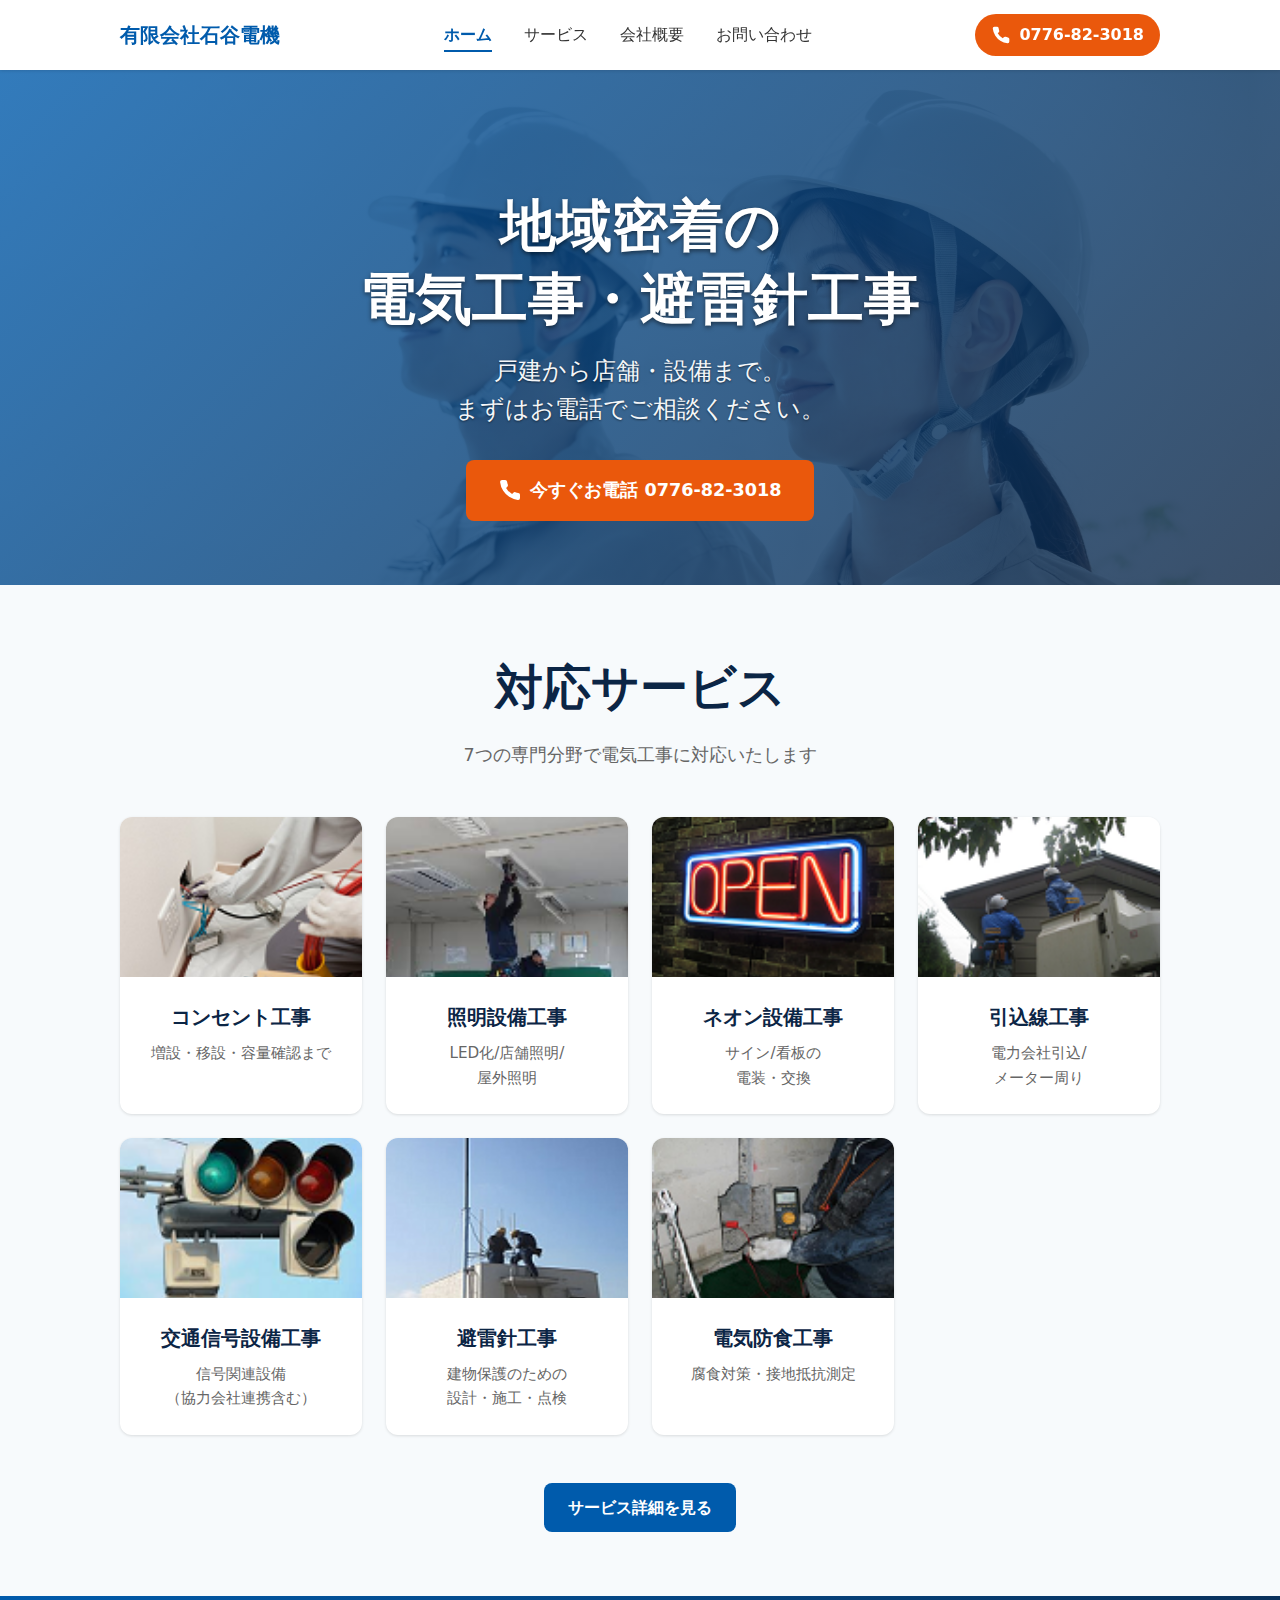
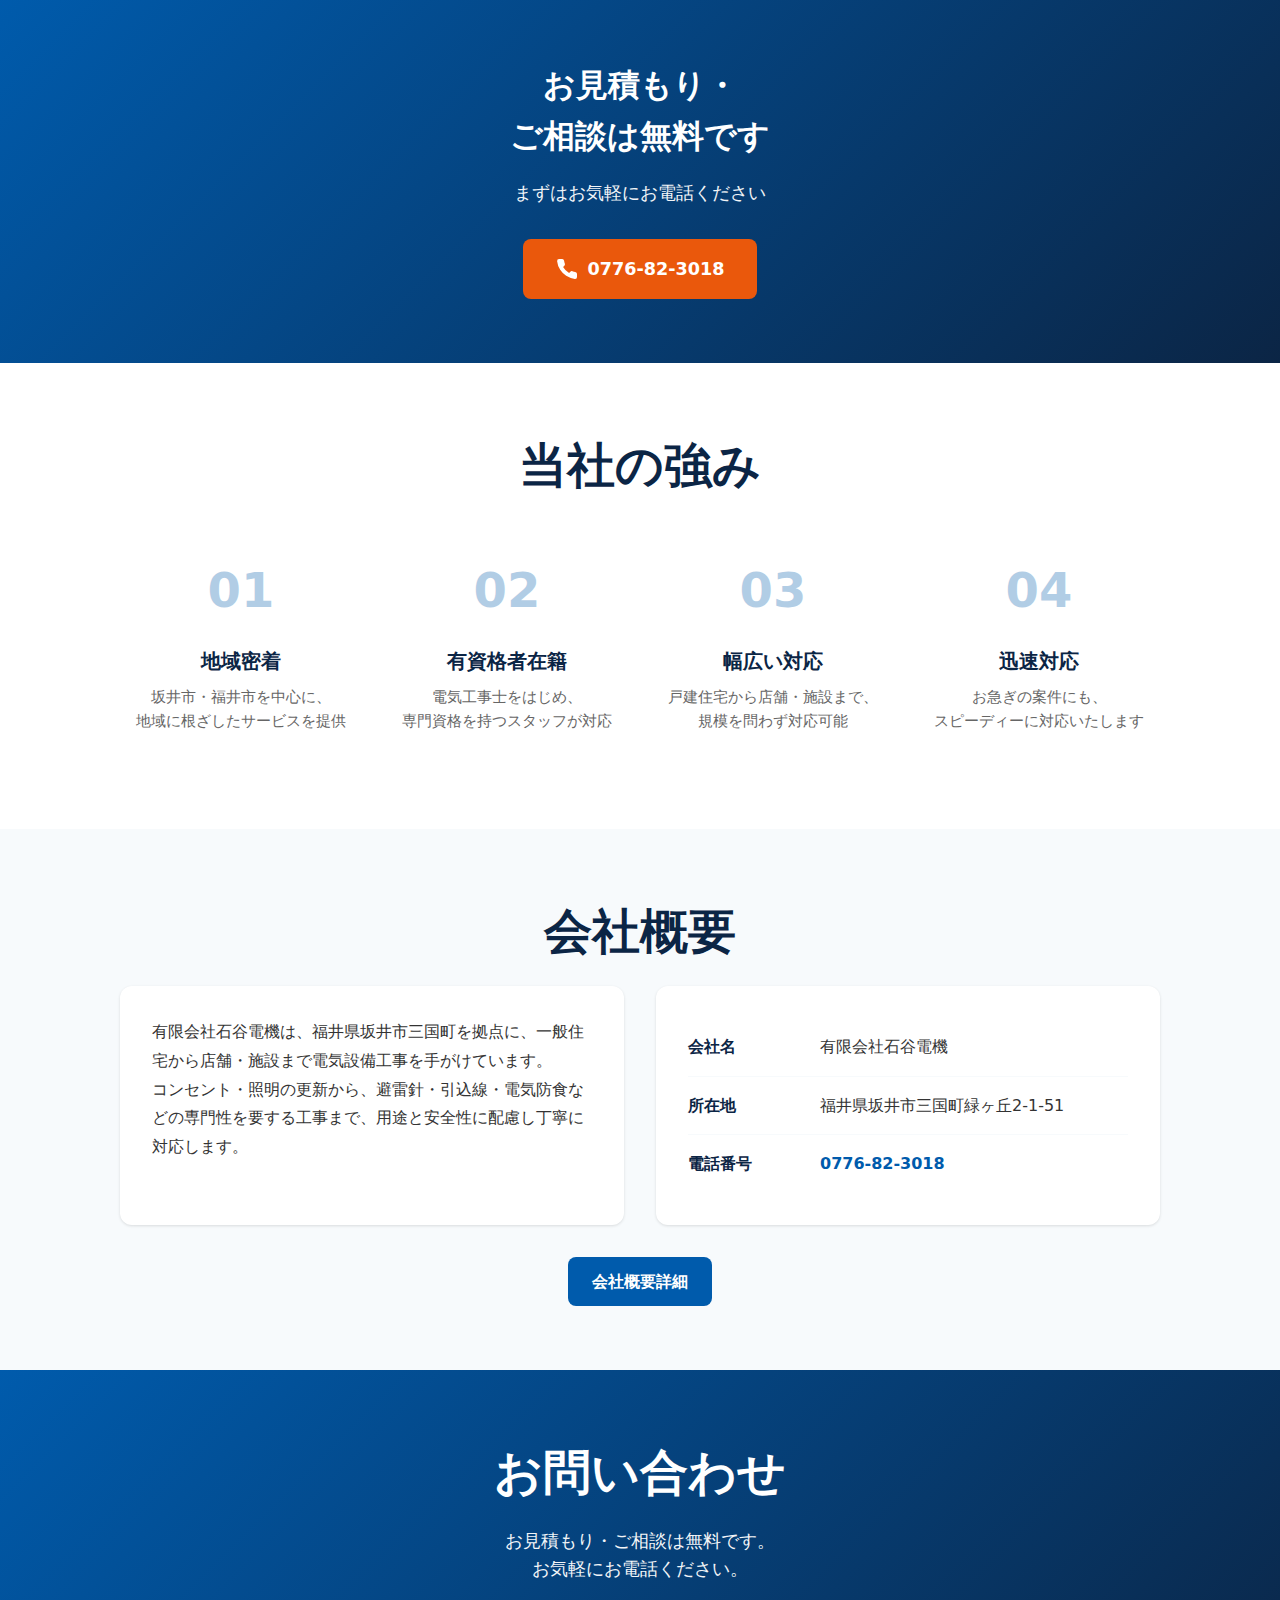
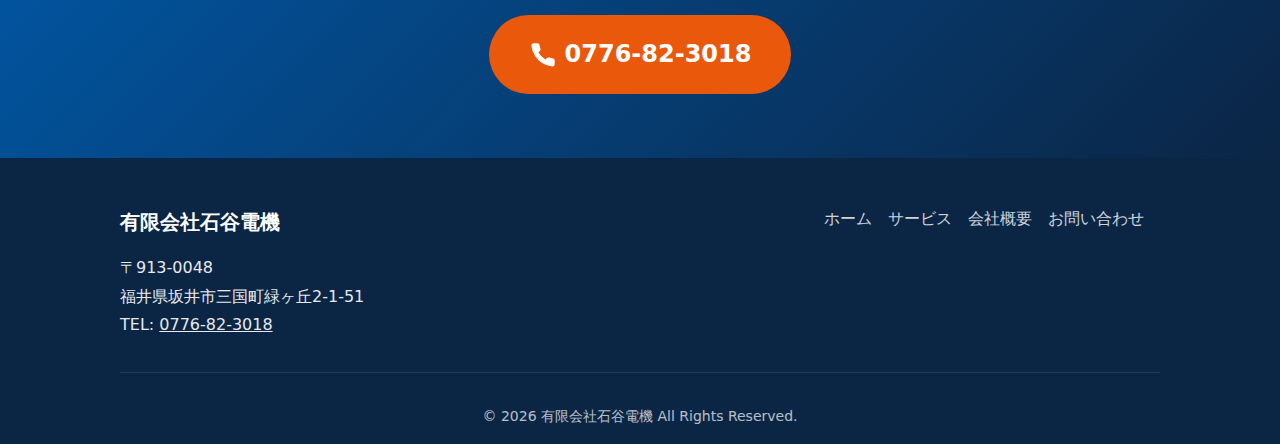
<file: index.html>
<!DOCTYPE html>
<html lang="ja">
<head>
    <meta charset="UTF-8">
    <meta name="viewport" content="width=device-width, initial-scale=1.0">
    <title>有限会社石谷電機 | 福井県坂井市の電気工事・避雷針工事</title>
    <meta name="description" content="福井県坂井市三国町の有限会社石谷電機。コンセント工事、照明設備工事、ネオン設備工事、引込線工事、交通信号設備工事、避雷針工事、電気防食工事に対応。地域密着で安心の電気設備工事をご提供します。">
    
    <!-- OGP -->
    <meta property="og:title" content="有限会社石谷電機 | 福井県坂井市の電気工事・避雷針工事">
    <meta property="og:description" content="福井県坂井市三国町の有限会社石谷電機。電気工事、コンセント工事、照明設備工事、避雷針工事など、戸建から店舗・施設まで対応。">
    <meta property="og:type" content="website">
    <meta property="og:locale" content="ja_JP">
    <meta property="og:site_name" content="有限会社石谷電機">
    
    <!-- Twitter Card -->
    <meta name="twitter:card" content="summary_large_image">
    <meta name="twitter:title" content="有限会社石谷電機 | 福井県坂井市の電気工事・避雷針工事">
    <meta name="twitter:description" content="福井県坂井市三国町の有限会社石谷電機。電気工事、コンセント工事、照明設備工事、避雷針工事など対応。">
    <meta name="twitter:image" content="assets/main/main.jpg">
    
    <!-- OG Image -->
    <meta property="og:image" content="assets/main/main.jpg">
    <meta property="og:image:width" content="1200">
    <meta property="og:image:height" content="630">
    
    <!-- Favicon -->
    <link rel="icon" type="image/svg+xml" href="favicon.svg">
    <link rel="icon" type="image/png" sizes="32x32" href="favicon-32x32.png">
    <link rel="icon" type="image/png" sizes="16x16" href="favicon-16x16.png">
    <link rel="apple-touch-icon" sizes="180x180" href="apple-touch-icon.png">
    
    <!-- 構造化データ -->
    <script type="application/ld+json">
    {
        "@context": "https://schema.org",
        "@type": "LocalBusiness",
        "name": "有限会社石谷電機",
        "description": "福井県坂井市の電気工事会社。コンセント工事、照明設備工事、避雷針工事など各種電気工事に対応。",
        "address": {
            "@type": "PostalAddress",
            "streetAddress": "三国町緑ヶ丘2-1-51",
            "addressLocality": "坂井市",
            "addressRegion": "福井県",
            "postalCode": "913-0048",
            "addressCountry": "JP"
        },
        "telephone": "0776-82-3018",
        "url": "https://www.example.com",
        "openingHours": "Mo-Fr 09:00-18:00",
        "serviceArea": {
            "@type": "Place",
            "name": "坂井市・福井市 ほか周辺地域"
        }
    }
    </script>
    
    <link rel="stylesheet" href="styles.css">
</head>
<body>
    <!-- ヘッダー -->
    <header class="header" id="header">
        <div class="header__container">
            <div class="header__logo">
                <a href="index.html">有限会社石谷電機</a>
            </div>
            <nav class="header__nav" id="nav">
                <ul class="header__nav-list">
                    <li><a href="index.html" class="current">ホーム</a></li>
                    <li><a href="services.html">サービス</a></li>
                    <li><a href="company.html">会社概要</a></li>
                    <li><a href="#contact">お問い合わせ</a></li>
                </ul>
            </nav>
            <div class="header__cta">
                <a href="tel:0776823018" class="header__tel-btn">
                    <svg class="icon-tel" width="20" height="20" viewBox="0 0 24 24" fill="none" xmlns="http://www.w3.org/2000/svg">
                        <path d="M22 16.92v3a2 2 0 01-2.18 2 19.79 19.79 0 01-8.63-3.07 19.5 19.5 0 01-6-6 19.79 19.79 0 01-3.07-8.67A2 2 0 014.11 2h3a2 2 0 012 1.72 12.84 12.84 0 00.7 2.81 2 2 0 01-.45 2.11L8.09 9.91a16 16 0 006 6l1.27-1.27a2 2 0 012.11-.45 12.84 12.84 0 002.81.7A2 2 0 0122 16.92z" fill="currentColor"/>
                    </svg>
                    <span class="header__tel-number">0776-82-3018</span>
                </a>
            </div>
            <button class="header__menu-toggle" id="menuToggle" aria-label="メニューを開く">
                <span></span>
                <span></span>
                <span></span>
            </button>
        </div>
    </header>

    <!-- メイン -->
    <main>
        <!-- ヒーローセクション -->
        <section class="hero" id="hero">
            <div class="hero__container">
                <h1 class="hero__title">地域密着の<br class="mobile-br">電気工事・避雷針工事</h1>
                <p class="hero__subtitle">戸建から店舗・設備まで。<br>まずはお電話でご相談ください。</p>
                <div class="hero__cta">
                    <a href="tel:0776823018" class="btn btn--primary btn--large">
                        <svg class="icon-tel" width="24" height="24" viewBox="0 0 24 24" fill="none" xmlns="http://www.w3.org/2000/svg">
                            <path d="M22 16.92v3a2 2 0 01-2.18 2 19.79 19.79 0 01-8.63-3.07 19.5 19.5 0 01-6-6 19.79 19.79 0 01-3.07-8.67A2 2 0 014.11 2h3a2 2 0 012 1.72 12.84 12.84 0 00.7 2.81 2 2 0 01-.45 2.11L8.09 9.91a16 16 0 006 6l1.27-1.27a2 2 0 012.11-.45 12.84 12.84 0 002.81.7A2 2 0 0122 16.92z" fill="currentColor"/>
                        </svg>
                        今すぐお電話 0776-82-3018
                    </a>
                </div>
            </div>
        </section>

        <!-- サービス概要 -->
        <section class="services" id="services">
            <div class="container">
                <h2 class="section-title">対応サービス</h2>
                <p class="section-subtitle">7つの専門分野で電気工事に対応いたします</p>
                <div class="services__grid">
                    <a href="service/outlet.html" class="service-card service-card--link">
                        <img src="assets/img/services/outlet.jpg" alt="コンセント工事の様子" class="service-card__image">
                        <div class="service-card__content">
                            <h3 class="service-card__title">コンセント工事</h3>
                            <p class="service-card__desc">増設・移設・容量確認まで</p>
                        </div>
                    </a>
                    <a href="service/lighting.html" class="service-card service-card--link">
                        <img src="assets/img/services/lighting.jpg" alt="照明設備工事の様子" class="service-card__image">
                        <div class="service-card__content">
                            <h3 class="service-card__title">照明設備工事</h3>
                            <p class="service-card__desc">LED化/店舗照明/<br>屋外照明</p>
                        </div>
                    </a>
                    <a href="service/neon.html" class="service-card service-card--link">
                        <img src="assets/img/services/neon.jpg" alt="ネオン設備工事の様子" class="service-card__image">
                        <div class="service-card__content">
                            <h3 class="service-card__title">ネオン設備工事</h3>
                            <p class="service-card__desc">サイン/看板の<br>電装・交換</p>
                        </div>
                    </a>
                    <a href="service/drop-line.html" class="service-card service-card--link">
                        <img src="assets/img/services/drop-line.jpg" alt="引込線工事の様子" class="service-card__image">
                        <div class="service-card__content">
                            <h3 class="service-card__title">引込線工事</h3>
                            <p class="service-card__desc">電力会社引込/<br>メーター周り</p>
                        </div>
                    </a>
                    <a href="service/traffic-signal.html" class="service-card service-card--link">
                        <img src="assets/img/services/traffic-signal.jpg" alt="交通信号設備工事の様子" class="service-card__image">
                        <div class="service-card__content">
                            <h3 class="service-card__title">交通信号設備工事</h3>
                            <p class="service-card__desc">信号関連設備<br>（協力会社連携含む）</p>
                        </div>
                    </a>
                    <a href="service/lightning-protection.html" class="service-card service-card--link">
                        <img src="assets/img/services/lightning-protection.jpg" alt="避雷針工事の様子" class="service-card__image">
                        <div class="service-card__content">
                            <h3 class="service-card__title">避雷針工事</h3>
                            <p class="service-card__desc">建物保護のための<br>設計・施工・点検</p>
                        </div>
                    </a>
                    <a href="service/corrosion-protection.html" class="service-card service-card--link">
                        <img src="assets/img/services/corrosion-protection.jpg" alt="電気防食工事の様子" class="service-card__image">
                        <div class="service-card__content">
                            <h3 class="service-card__title">電気防食工事</h3>
                            <p class="service-card__desc">腐食対策・接地抵抗測定</p>
                        </div>
                    </a>
                </div>
                <div class="services__more">
                    <a href="services.html" class="btn btn--secondary">サービス詳細を見る</a>
                </div>
            </div>
        </section>

        <!-- 中腹CTA -->
        <section class="cta-mid">
            <div class="container">
                <div class="cta-mid__content">
                    <h2 class="cta-mid__title">お見積もり・<br class="mobile-br">ご相談は無料です</h2>
                    <p class="cta-mid__desc">まずはお気軽にお電話ください</p>
                    <a href="tel:0776823018" class="btn btn--primary btn--large">
                        <svg class="icon-tel" width="24" height="24" viewBox="0 0 24 24" fill="none" xmlns="http://www.w3.org/2000/svg">
                            <path d="M22 16.92v3a2 2 0 01-2.18 2 19.79 19.79 0 01-8.63-3.07 19.5 19.5 0 01-6-6 19.79 19.79 0 01-3.07-8.67A2 2 0 014.11 2h3a2 2 0 012 1.72 12.84 12.84 0 00.7 2.81 2 2 0 01-.45 2.11L8.09 9.91a16 16 0 006 6l1.27-1.27a2 2 0 012.11-.45 12.84 12.84 0 002.81.7A2 2 0 0122 16.92z" fill="currentColor"/>
                        </svg>
                        0776-82-3018
                    </a>
                </div>
            </div>
        </section>

        <!-- 当社の強み -->
        <section class="strengths" id="strengths">
            <div class="container">
                <h2 class="section-title">当社の強み</h2>
                <div class="strengths__grid">
                    <div class="strength-card">
                        <div class="strength-card__number">01</div>
                        <h3 class="strength-card__title">地域密着</h3>
                        <p class="strength-card__desc">坂井市・福井市を中心に、<br>地域に根ざしたサービスを提供</p>
                    </div>
                    <div class="strength-card">
                        <div class="strength-card__number">02</div>
                        <h3 class="strength-card__title">有資格者在籍</h3>
                        <p class="strength-card__desc">電気工事士をはじめ、<br>専門資格を持つスタッフが対応</p>
                    </div>
                    <div class="strength-card">
                        <div class="strength-card__number">03</div>
                        <h3 class="strength-card__title">幅広い対応</h3>
                        <p class="strength-card__desc">戸建住宅から店舗・施設まで、<br>規模を問わず対応可能</p>
                    </div>
                    <div class="strength-card">
                        <div class="strength-card__number">04</div>
                        <h3 class="strength-card__title">迅速対応</h3>
                        <p class="strength-card__desc">お急ぎの案件にも、<br>スピーディーに対応いたします</p>
                    </div>
                </div>
            </div>
        </section>

        <!-- 会社概要ダイジェスト -->
        <section class="company-digest" id="company-digest">
            <div class="container">
                <h2 class="section-title">会社概要</h2>
                <div class="company-digest__content">
                    <div class="company-digest__text">
                        <p>有限会社石谷電機は、福井県坂井市三国町を拠点に、一般住宅から店舗・施設まで電気設備工事を手がけています。<br>コンセント・照明の更新から、避雷針・引込線・電気防食などの専門性を要する工事まで、用途と安全性に配慮し丁寧に対応します。</p>
                    </div>
                    <div class="company-digest__info">
                        <div class="company-digest__item">
                            <dt>会社名</dt>
                            <dd>有限会社石谷電機</dd>
                        </div>
                        <div class="company-digest__item">
                            <dt>所在地</dt>
                            <dd>福井県坂井市三国町緑ヶ丘2-1-51</dd>
                        </div>
                        <div class="company-digest__item">
                            <dt>電話番号</dt>
                            <dd><a href="tel:0776823018">0776-82-3018</a></dd>
                        </div>
                    </div>
                </div>
                <div class="company-digest__more">
                    <a href="company.html" class="btn btn--secondary">会社概要詳細</a>
                </div>
            </div>
        </section>

        <!-- お問い合わせ -->
        <section class="contact" id="contact">
            <div class="container">
                <h2 class="section-title">お問い合わせ</h2>
                <p class="contact__lead">お見積もり・ご相談は無料です。<br>お気軽にお電話ください。</p>
                <div class="contact__cta">
                    <a href="tel:0776823018" class="btn btn--primary btn--xlarge">
                        <svg class="icon-tel" width="28" height="28" viewBox="0 0 24 24" fill="none" xmlns="http://www.w3.org/2000/svg">
                            <path d="M22 16.92v3a2 2 0 01-2.18 2 19.79 19.79 0 01-8.63-3.07 19.5 19.5 0 01-6-6 19.79 19.79 0 01-3.07-8.67A2 2 0 014.11 2h3a2 2 0 012 1.72 12.84 12.84 0 00.7 2.81 2 2 0 01-.45 2.11L8.09 9.91a16 16 0 006 6l1.27-1.27a2 2 0 012.11-.45 12.84 12.84 0 002.81.7A2 2 0 0122 16.92z" fill="currentColor"/>
                        </svg>
                        <span>
                            <strong>0776-82-3018</strong>
                        </span>
                    </a>
                </div>
            </div>
        </section>
    </main>

    <!-- フッター -->
    <footer class="footer">
        <div class="container">
            <div class="footer__content">
                <div class="footer__company">
                    <h3 class="footer__title">有限会社石谷電機</h3>
                    <address class="footer__address">
                        〒913-0048<br>
                        福井県坂井市三国町緑ヶ丘2-1-51<br>
                        TEL: <a href="tel:0776823018">0776-82-3018</a>
                    </address>
                </div>
                <nav class="footer__nav">
                    <ul class="footer__nav-list">
                        <li><a href="index.html">ホーム</a></li>
                        <li><a href="services.html">サービス</a></li>
                        <li><a href="company.html">会社概要</a></li>
                        <li><a href="#contact">お問い合わせ</a></li>
                    </ul>
                </nav>
            </div>
            <div class="footer__bottom">
                <p class="footer__copyright">&copy; 2024 有限会社石谷電機 All Rights Reserved.</p>
            </div>
        </div>
    </footer>

    <!-- スマホ固定TELバー -->
    <div class="mobile-tel-bar">
        <a href="tel:0776823018" class="mobile-tel-bar__link">
            <svg class="icon-tel" width="20" height="20" viewBox="0 0 24 24" fill="none" xmlns="http://www.w3.org/2000/svg">
                <path d="M22 16.92v3a2 2 0 01-2.18 2 19.79 19.79 0 01-8.63-3.07 19.5 19.5 0 01-6-6 19.79 19.79 0 01-3.07-8.67A2 2 0 014.11 2h3a2 2 0 012 1.72 12.84 12.84 0 00.7 2.81 2 2 0 01-.45 2.11L8.09 9.91a16 16 0 006 6l1.27-1.27a2 2 0 012.11-.45 12.84 12.84 0 002.81.7A2 2 0 0122 16.92z" fill="currentColor"/>
            </svg>
            <span>今すぐ電話する</span>
        </a>
    </div>

    <script src="scripts.js"></script>
</body>
</html>
</file>
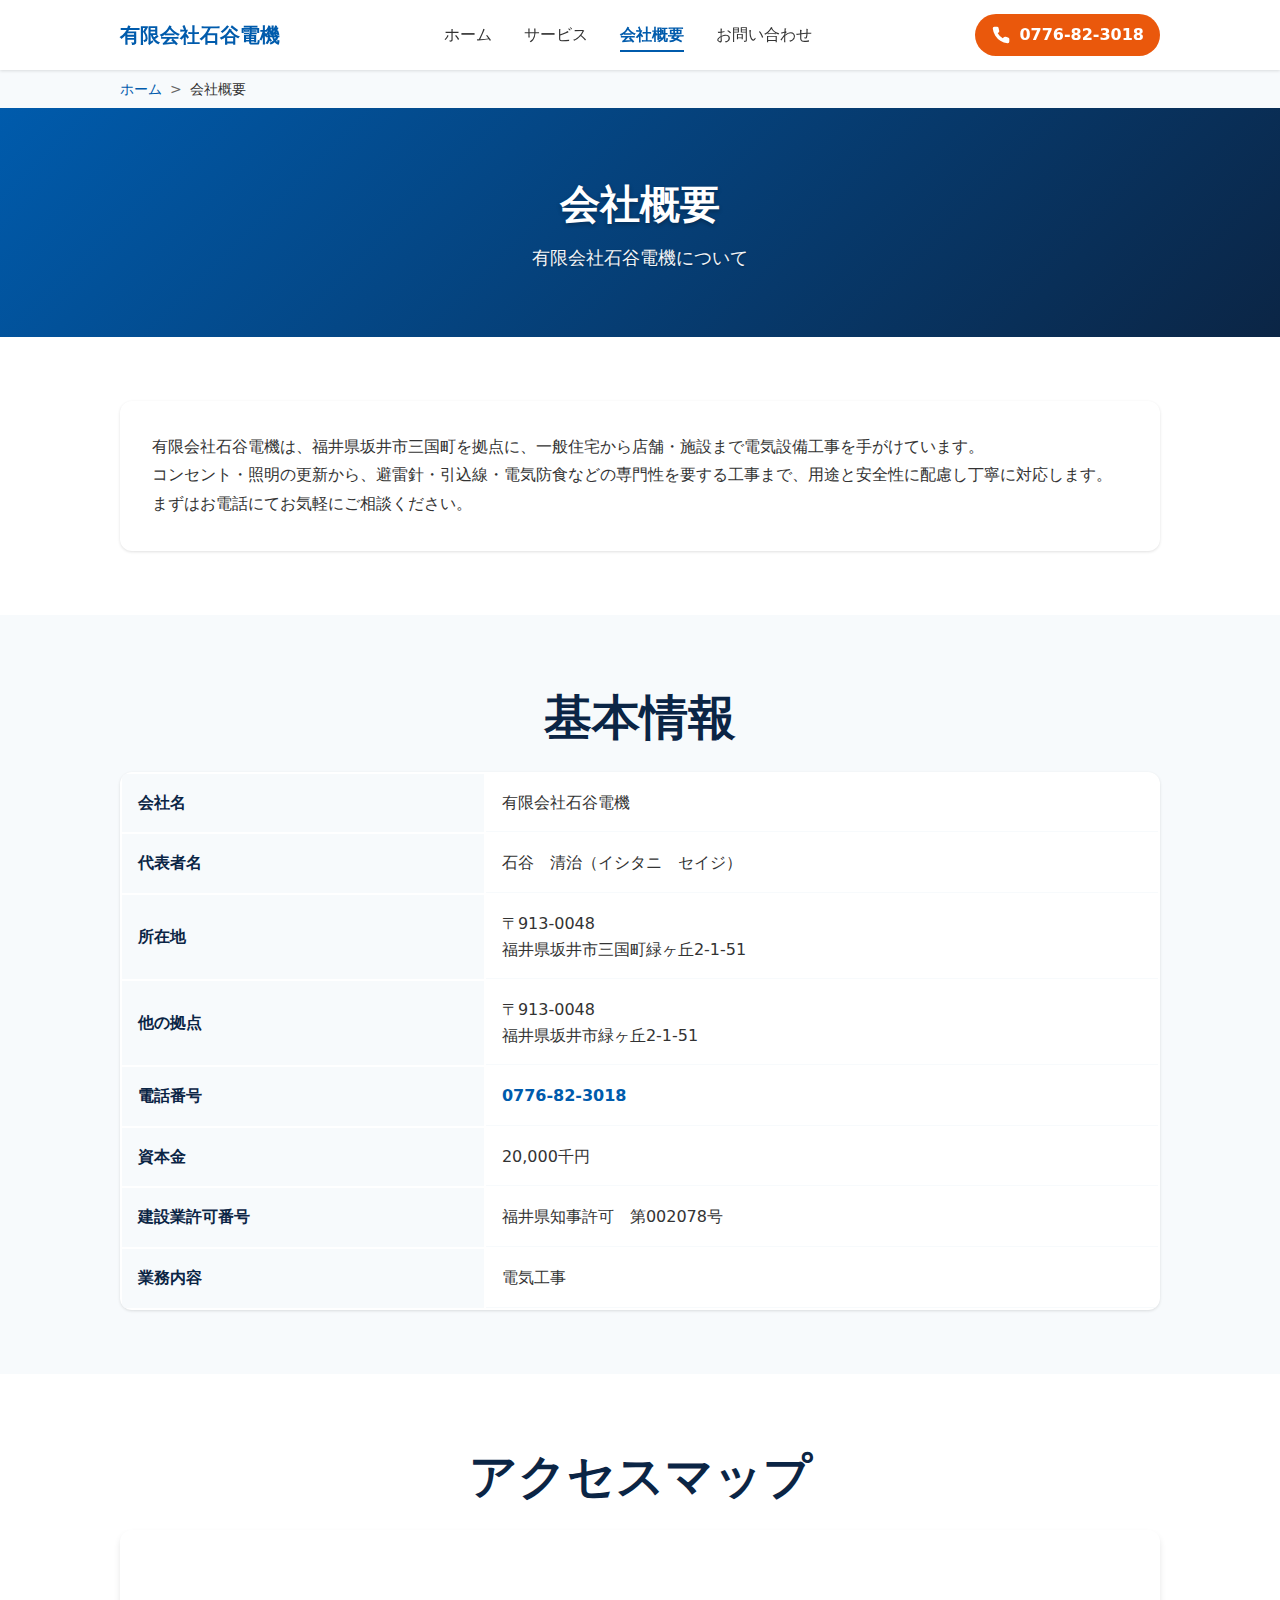
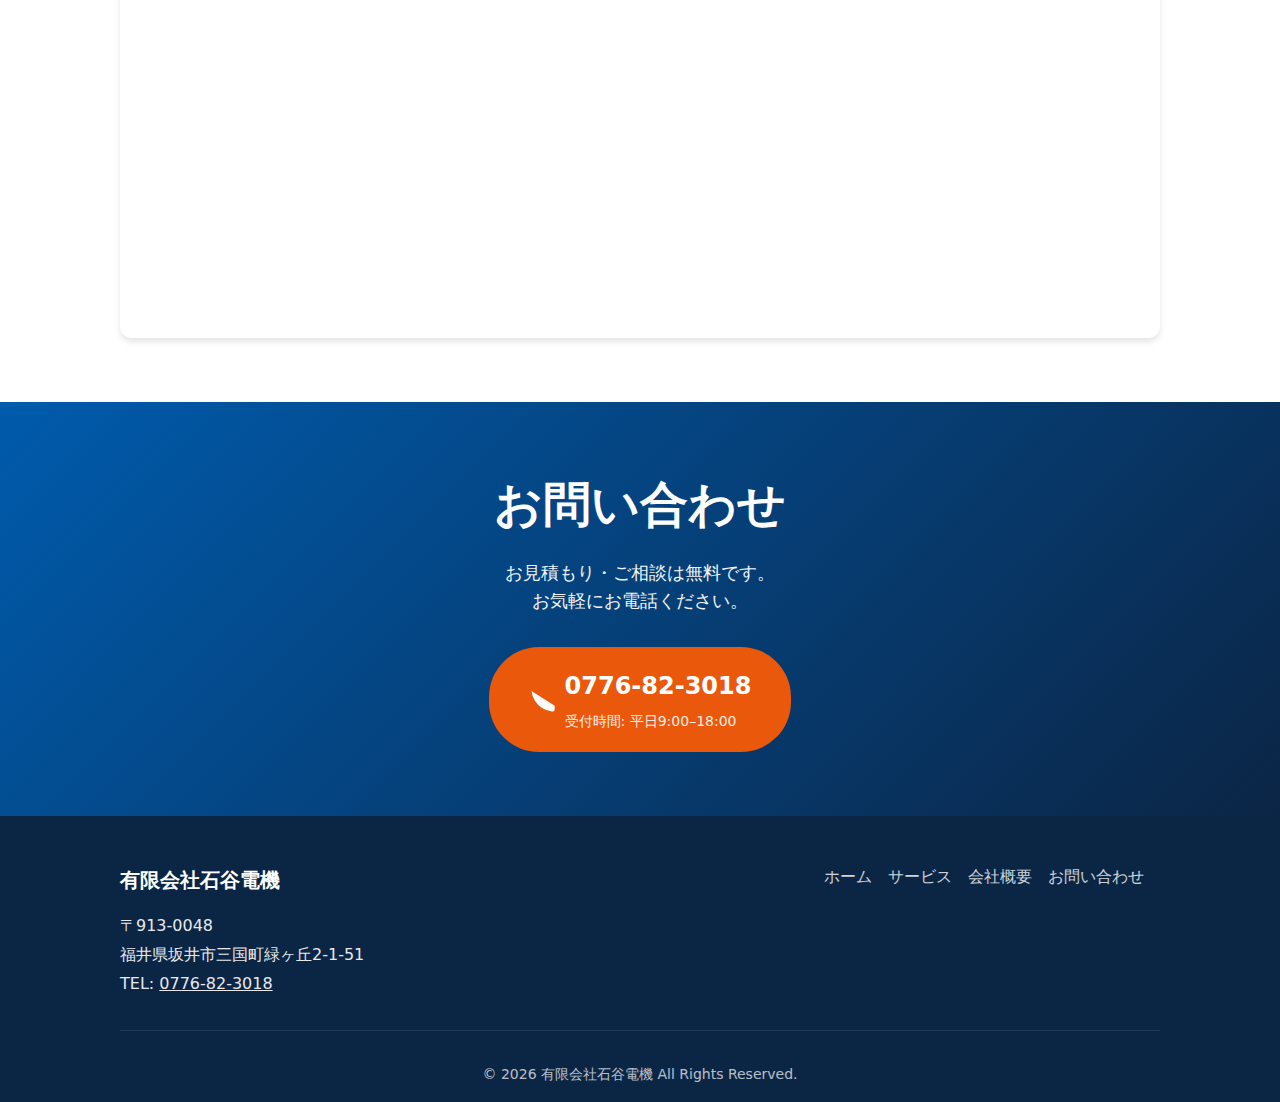
<file: company.html>
<!DOCTYPE html>
<html lang="ja">
<head>
    <meta charset="UTF-8">
    <meta name="viewport" content="width=device-width, initial-scale=1.0">
    <title>会社概要 | 有限会社石谷電機</title>
    <meta name="description" content="有限会社石谷電機の会社概要。福井県坂井市三国町の電気工事会社として、地域に密着したサービスを提供。資本金20,000千円、建設業許可取得済み。">
    
    <!-- OGP -->
    <meta property="og:title" content="会社概要 | 有限会社石谷電機">
    <meta property="og:description" content="有限会社石谷電機の会社概要。福井県坂井市三国町の電気工事会社として、地域に密着したサービスを提供。">
    <meta property="og:type" content="website">
    <meta property="og:locale" content="ja_JP">
    <meta property="og:site_name" content="有限会社石谷電機">
    
    <!-- Twitter Card -->
    <meta name="twitter:card" content="summary_large_image">
    <meta name="twitter:title" content="会社概要 | 有限会社石谷電機">
    <meta name="twitter:description" content="有限会社石谷電機の会社概要。福井県坂井市三国町の電気工事会社として、地域に密着したサービスを提供。">
    
    <!-- 構造化データ -->
    <script type="application/ld+json">
    {
        "@context": "https://schema.org",
        "@type": "LocalBusiness",
        "name": "有限会社石谷電機",
        "description": "福井県坂井市の電気工事会社。コンセント工事、照明設備工事、避雷針工事など各種電気工事に対応。",
        "address": {
            "@type": "PostalAddress",
            "streetAddress": "三国町緑ヶ丘2-1-51",
            "addressLocality": "坂井市",
            "addressRegion": "福井県",
            "postalCode": "913-0048",
            "addressCountry": "JP"
        },
        "telephone": "0776-82-3018",
        "url": "https://www.example.com",
        "openingHours": "Mo-Fr 09:00-18:00",
        "serviceArea": {
            "@type": "Place",
            "name": "坂井市・福井市 ほか周辺地域"
        }
    }
    </script>
    
    <link rel="stylesheet" href="styles.css">
</head>
<body>
    <!-- ヘッダー -->
    <header class="header" id="header">
        <div class="header__container">
            <div class="header__logo">
                <a href="index.html">有限会社石谷電機</a>
            </div>
            <nav class="header__nav" id="nav">
                <ul class="header__nav-list">
                    <li><a href="index.html">ホーム</a></li>
                    <li><a href="services.html">サービス</a></li>
                    <li><a href="company.html" class="current">会社概要</a></li>
                    <li><a href="index.html#contact">お問い合わせ</a></li>
                </ul>
            </nav>
            <div class="header__cta">
                <a href="tel:0776823018" class="header__tel-btn">
                    <svg class="icon-tel" width="20" height="20" viewBox="0 0 24 24" fill="none" xmlns="http://www.w3.org/2000/svg">
                        <path d="M22 16.92v3a2 2 0 01-2.18 2 19.79 19.79 0 01-8.63-3.07 19.5 19.5 0 01-6-6 19.79 19.79 0 01-3.07-8.67A2 2 0 014.11 2h3a2 2 0 012 1.72 12.84 12.84 0 00.7 2.81 2 2 0 01-.45 2.11L8.09 9.91a16 16 0 006 6l1.27-1.27a2 2 0 012.11-.45 12.84 12.84 0 002.81.7A2 2 0 0122 16.92z" fill="currentColor"/>
                    </svg>
                    <span class="header__tel-number">0776-82-3018</span>
                </a>
            </div>
            <button class="header__menu-toggle" id="menuToggle" aria-label="メニューを開く">
                <span></span>
                <span></span>
                <span></span>
            </button>
        </div>
    </header>

    <!-- パンくずリスト -->
    <nav class="breadcrumb" aria-label="パンくずリスト">
        <div class="container">
            <ol class="breadcrumb__list">
                <li><a href="index.html">ホーム</a></li>
                <li aria-current="page">会社概要</li>
            </ol>
        </div>
    </nav>

    <!-- メイン -->
    <main>
        <!-- ページヘッダー -->
        <section class="page-header">
            <div class="container">
                <h1 class="page-header__title">会社概要</h1>
                <p class="page-header__desc">有限会社石谷電機について</p>
            </div>
        </section>

        <!-- 会社紹介 -->
        <section class="company-intro">
            <div class="container">
                <div class="company-intro__content">
                    <p>有限会社石谷電機は、福井県坂井市三国町を拠点に、一般住宅から店舗・施設まで電気設備工事を手がけています。<br>コンセント・照明の更新から、避雷針・引込線・電気防食などの専門性を要する工事まで、用途と安全性に配慮し丁寧に対応します。<br>まずはお電話にてお気軽にご相談ください。</p>
                </div>
            </div>
        </section>

        <!-- 基本情報 -->
        <section class="company-info">
            <div class="container">
                <h2 class="section-title">基本情報</h2>
                <div class="company-info__table-wrapper">
                    <table class="company-info__table">
                        <tbody>
                            <tr>
                                <th>会社名</th>
                                <td>有限会社石谷電機</td>
                            </tr>
                            <tr>
                                <th>代表者名</th>
                                <td class="nowrap-mobile">石谷　清治（イシタニ　セイジ）</td>
                            </tr>
                            <tr>
                                <th>所在地</th>
                                <td>〒913-0048<br>福井県坂井市三国町緑ヶ丘2-1-51</td>
                            </tr>
                            <tr>
                                <th>他の拠点</th>
                                <td>〒913-0048<br>福井県坂井市緑ヶ丘2-1-51</td>
                            </tr>
                            <tr>
                                <th>電話番号</th>
                                <td><a href="tel:0776823018">0776-82-3018</a></td>
                            </tr>
                            <tr>
                                <th>資本金</th>
                                <td>20,000千円</td>
                            </tr>
                            <tr>
                                <th>建設業許可番号</th>
                                <td>福井県知事許可　第002078号</td>
                            </tr>
                            <tr>
                                <th>業務内容</th>
                                <td>電気工事</td>
                            </tr>
                        </tbody>
                    </table>
                </div>
            </div>
        </section>

        <!-- アクセスマップ -->
        <section class="company-map">
            <div class="container">
                <h2 class="section-title">アクセスマップ</h2>
                <div class="company-map__wrapper">
                    <iframe 
                        src="https://www.google.com/maps/embed?pb=!1m18!1m12!1m3!1d3225.0!2d136.1!3d36.2!2m3!1f0!2f0!3f0!3m2!1i1024!2i768!4f13.1!3m3!1m2!1s0x0%3A0x0!2s福井県坂井市三国町緑ヶ丘2-1-51!5e0!3m2!1sja!2sjp!4v1"
                        width="100%" 
                        height="400" 
                        style="border:0;" 
                        allowfullscreen="" 
                        loading="lazy" 
                        referrerpolicy="no-referrer-when-downgrade"
                        title="有限会社石谷電機の地図">
                    </iframe>
                </div>
            </div>
        </section>

        <!-- お問い合わせ -->
        <section class="contact" id="contact">
            <div class="container">
                <h2 class="section-title">お問い合わせ</h2>
                <p class="contact__lead">お見積もり・ご相談は無料です。<br>お気軽にお電話ください。</p>
                <div class="contact__cta">
                    <a href="tel:0776823018" class="btn btn--primary btn--xlarge">
                        <svg class="icon-tel" width="28" height="28" viewBox="0 0 24 24" fill="none" xmlns="http://www.w3.org/2000/svg">
                            <path d="M22 16.92v3a2 2 0 01-2.18 2 19.79 19.79 0 01-8.63-3.07 19.5 19.5 0 01-6-6 19.79 19.79 0 01-3.07-8.67A2 2 0 714.11 2h3a2 2 0 012 1.72 12.84 12.84 0 00.7 2.81 2 2 0 01-.45 2.11L8.09 9.91a16 16 0 006 6l1.27-1.27a2 2 0 012.11-.45 12.84 12.84 0 002.81.7A2 2 0 0122 16.92z" fill="currentColor"/>
                        </svg>
                        <span>
                            <strong>0776-82-3018</strong>
                            <small>受付時間: 平日9:00–18:00</small>
                        </span>
                    </a>
                </div>
            </div>
        </section>
    </main>

    <!-- フッター -->
    <footer class="footer">
        <div class="container">
            <div class="footer__content">
                <div class="footer__company">
                    <h3 class="footer__title">有限会社石谷電機</h3>
                    <address class="footer__address">
                        〒913-0048<br>
                        福井県坂井市三国町緑ヶ丘2-1-51<br>
                        TEL: <a href="tel:0776823018">0776-82-3018</a>
                    </address>
                </div>
                <nav class="footer__nav">
                    <ul class="footer__nav-list">
                        <li><a href="index.html">ホーム</a></li>
                        <li><a href="services.html">サービス</a></li>
                        <li><a href="company.html">会社概要</a></li>
                        <li><a href="index.html#contact">お問い合わせ</a></li>
                    </ul>
                </nav>
            </div>
            <div class="footer__bottom">
                <p class="footer__copyright">&copy; 2024 有限会社石谷電機 All Rights Reserved.</p>
            </div>
        </div>
    </footer>

    <!-- スマホ固定TELバー -->
    <div class="mobile-tel-bar">
        <a href="tel:0776823018" class="mobile-tel-bar__link">
            <svg class="icon-tel" width="20" height="20" viewBox="0 0 24 24" fill="none" xmlns="http://www.w3.org/2000/svg">
                <path d="M22 16.92v3a2 2 0 01-2.18 2 19.79 19.79 0 01-8.63-3.07 19.5 19.5 0 01-6-6 19.79 19.79 0 01-3.07-8.67A2 2 0 714.11 2h3a2 2 0 012 1.72 12.84 12.84 0 00.7 2.81 2 2 0 01-.45 2.11L8.09 9.91a16 16 0 006 6l1.27-1.27a2 2 0 012.11-.45 12.84 12.84 0 002.81.7A2 2 0 0122 16.92z" fill="currentColor"/>
            </svg>
            <span>今すぐ電話する</span>
        </a>
    </div>

    <script src="scripts.js"></script>
</body>
</html>
</file>
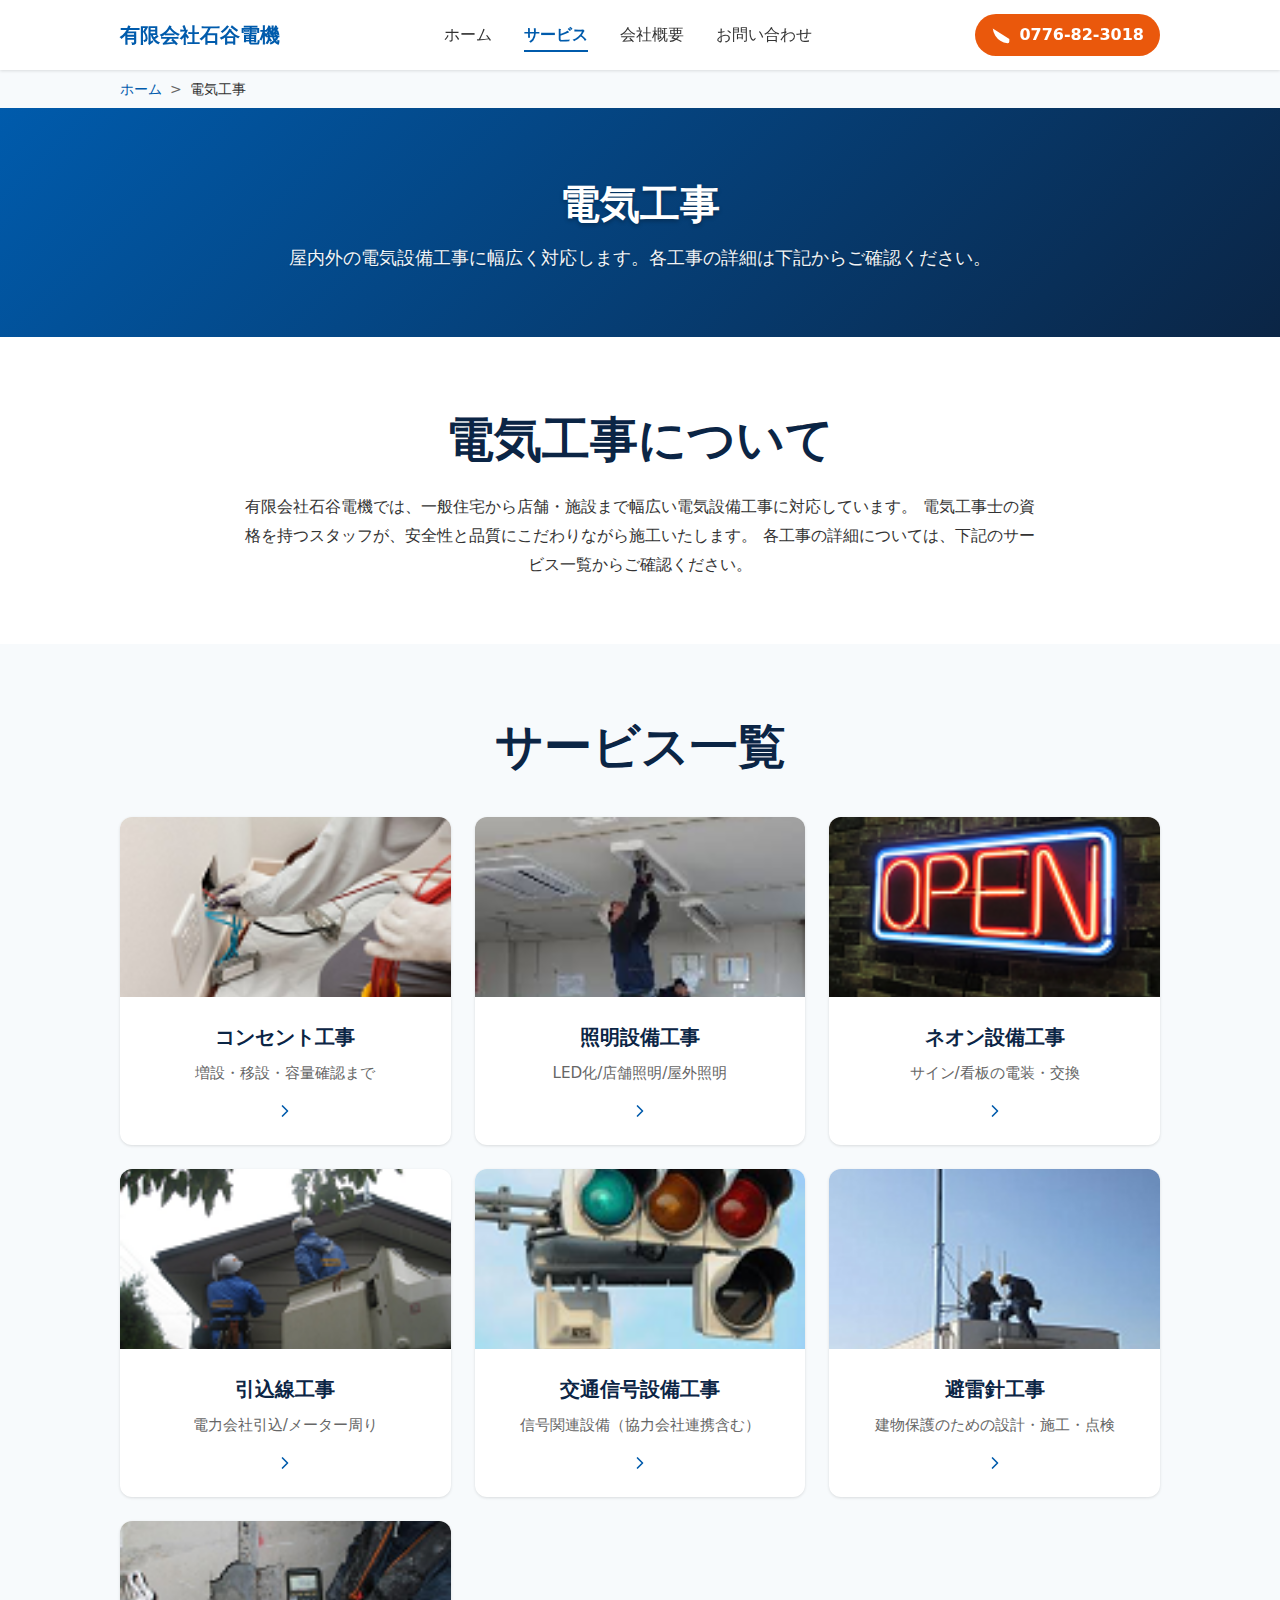
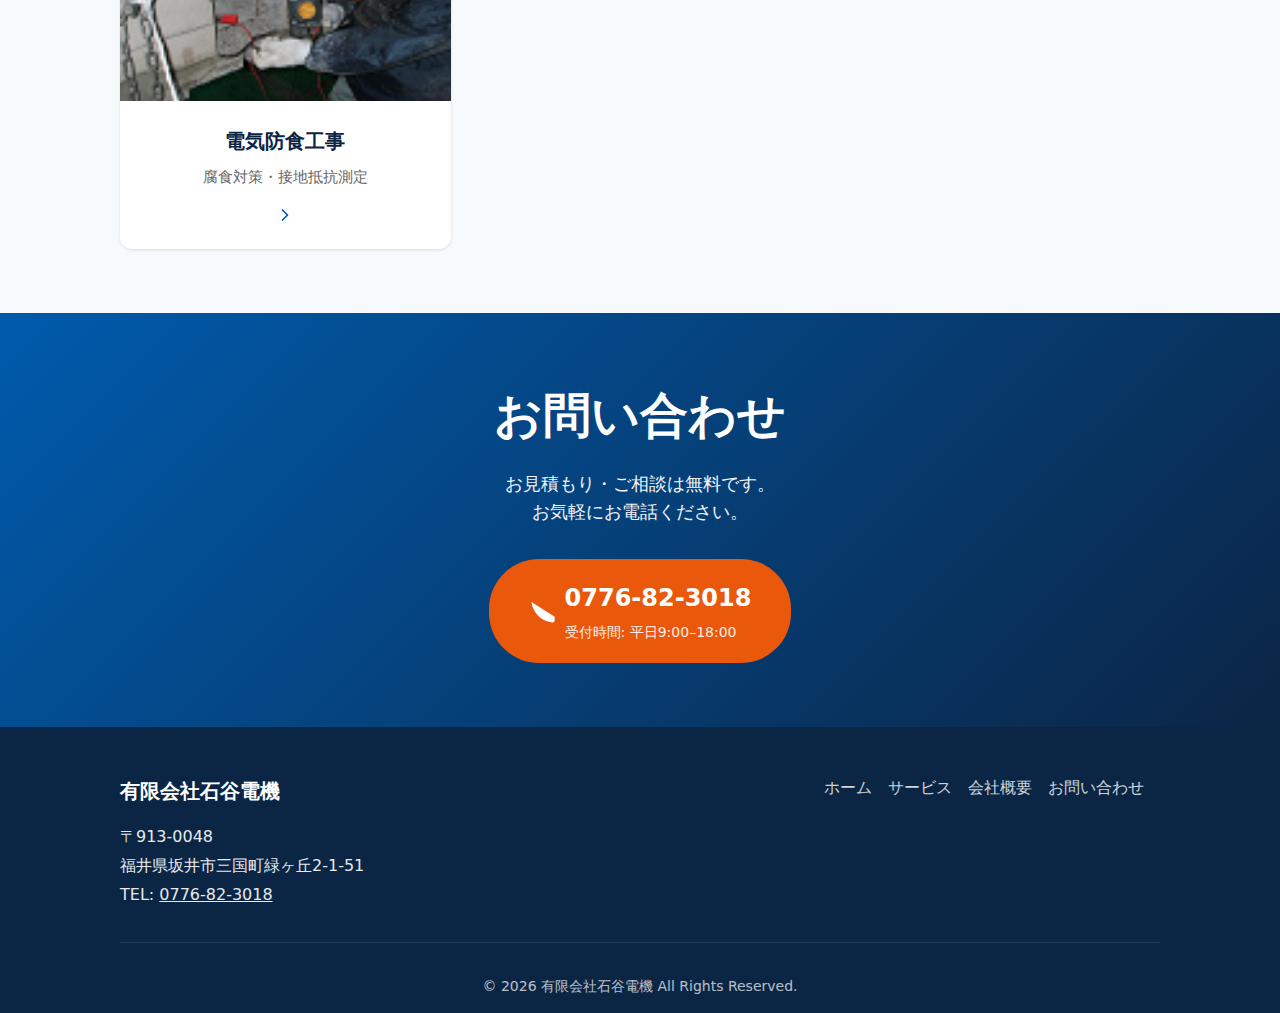
<file: services.html>
<!DOCTYPE html>
<html lang="ja">
<head>
    <meta charset="UTF-8">
    <meta name="viewport" content="width=device-width, initial-scale=1.0">
    <title>電気工事サービス一覧 | 有限会社石谷電機</title>
    <meta name="description" content="有限会社石谷電機の電気工事サービス一覧。コンセント工事、照明設備工事、ネオン設備工事、引込線工事、交通信号設備工事、避雷針工事、電気防食工事に対応。">
    
    <!-- OGP -->
    <meta property="og:title" content="電気工事サービス一覧 | 有限会社石谷電機">
    <meta property="og:description" content="有限会社石谷電機の電気工事サービス一覧。コンセント工事、照明設備工事、ネオン設備工事、引込線工事、交通信号設備工事、避雷針工事、電気防食工事に対応。">
    <meta property="og:type" content="website">
    <meta property="og:locale" content="ja_JP">
    <meta property="og:site_name" content="有限会社石谷電機">
    
    <!-- Twitter Card -->
    <meta name="twitter:card" content="summary_large_image">
    <meta name="twitter:title" content="電気工事サービス一覧 | 有限会社石谷電機">
    <meta name="twitter:description" content="有限会社石谷電機の電気工事サービス一覧。各種電気工事に幅広く対応いたします。">
    
    <link rel="stylesheet" href="styles.css">
</head>
<body>
    <!-- ヘッダー -->
    <header class="header" id="header">
        <div class="header__container">
            <div class="header__logo">
                <a href="index.html">有限会社石谷電機</a>
            </div>
            <nav class="header__nav" id="nav">
                <ul class="header__nav-list">
                    <li><a href="index.html">ホーム</a></li>
                    <li><a href="services.html" class="current">サービス</a></li>
                    <li><a href="company.html">会社概要</a></li>
                    <li><a href="index.html#contact">お問い合わせ</a></li>
                </ul>
            </nav>
            <div class="header__cta">
                <a href="tel:0776823018" class="header__tel-btn">
                    <svg class="icon-tel" width="20" height="20" viewBox="0 0 24 24" fill="none" xmlns="http://www.w3.org/2000/svg">
                        <path d="M22 16.92v3a2 2 0 01-2.18 2 19.79 19.79 0 01-8.63-3.07 19.5 19.5 0 01-6-6 19.79 19.79 0 01-3.07-8.67A2 2 0 714.11 2h3a2 2 0 012 1.72 12.84 12.84 0 00.7 2.81 2 2 0 01-.45 2.11L8.09 9.91a16 16 0 006 6l1.27-1.27a2 2 0 012.11-.45 12.84 12.84 0 002.81.7A2 2 0 0122 16.92z" fill="currentColor"/>
                    </svg>
                    <span class="header__tel-number">0776-82-3018</span>
                </a>
            </div>
            <button class="header__menu-toggle" id="menuToggle" aria-label="メニューを開く">
                <span></span>
                <span></span>
                <span></span>
            </button>
        </div>
    </header>

    <!-- パンくずリスト -->
    <nav class="breadcrumb" aria-label="パンくずリスト">
        <div class="container">
            <ol class="breadcrumb__list">
                <li><a href="index.html">ホーム</a></li>
                <li aria-current="page">電気工事</li>
            </ol>
        </div>
    </nav>

    <!-- メイン -->
    <main>
        <!-- ページヘッダー -->
        <section class="page-header">
            <div class="container">
                <h1 class="page-header__title">電気工事</h1>
                <p class="page-header__desc">屋内外の電気設備工事に幅広く対応します。各工事の詳細は下記からご確認ください。</p>
            </div>
        </section>

        <!-- サービス概要 -->
        <section class="service-overview">
            <div class="container">
                <div class="service-overview__content">
                    <h2 class="section-title">電気工事について</h2>
                    <p class="service-overview__text">
                        有限会社石谷電機では、一般住宅から店舗・施設まで幅広い電気設備工事に対応しています。
                        電気工事士の資格を持つスタッフが、安全性と品質にこだわりながら施工いたします。
                        各工事の詳細については、下記のサービス一覧からご確認ください。
                    </p>
                </div>
            </div>
        </section>

        <!-- サービス一覧 -->
        <section class="service-catalog">
            <div class="container">
                <h2 class="section-title">サービス一覧</h2>
                <div class="service-catalog__grid">
                    <a href="service/outlet.html" class="service-catalog-card">
                        <img src="assets/img/services/outlet.jpg" alt="コンセント工事の様子" class="service-catalog-card__image">
                        <div class="service-catalog-card__content">
                            <h3 class="service-catalog-card__title">コンセント工事</h3>
                            <p class="service-catalog-card__desc">増設・移設・容量確認まで</p>
                            <div class="service-catalog-card__arrow">
                                <svg width="20" height="20" viewBox="0 0 24 24" fill="none" xmlns="http://www.w3.org/2000/svg">
                                    <path d="M9 18l6-6-6-6" stroke="currentColor" stroke-width="2" stroke-linecap="round" stroke-linejoin="round"/>
                                </svg>
                            </div>
                        </div>
                    </a>

                    <a href="service/lighting.html" class="service-catalog-card">
                        <img src="assets/img/services/lighting.jpg" alt="照明設備工事の様子" class="service-catalog-card__image">
                        <div class="service-catalog-card__content">
                            <h3 class="service-catalog-card__title">照明設備工事</h3>
                            <p class="service-catalog-card__desc">LED化/店舗照明/屋外照明</p>
                            <div class="service-catalog-card__arrow">
                                <svg width="20" height="20" viewBox="0 0 24 24" fill="none" xmlns="http://www.w3.org/2000/svg">
                                    <path d="M9 18l6-6-6-6" stroke="currentColor" stroke-width="2" stroke-linecap="round" stroke-linejoin="round"/>
                                </svg>
                            </div>
                        </div>
                    </a>

                    <a href="service/neon.html" class="service-catalog-card">
                        <img src="assets/img/services/neon.jpg" alt="ネオン設備工事の様子" class="service-catalog-card__image">
                        <div class="service-catalog-card__content">
                            <h3 class="service-catalog-card__title">ネオン設備工事</h3>
                            <p class="service-catalog-card__desc">サイン/看板の電装・交換</p>
                            <div class="service-catalog-card__arrow">
                                <svg width="20" height="20" viewBox="0 0 24 24" fill="none" xmlns="http://www.w3.org/2000/svg">
                                    <path d="M9 18l6-6-6-6" stroke="currentColor" stroke-width="2" stroke-linecap="round" stroke-linejoin="round"/>
                                </svg>
                            </div>
                        </div>
                    </a>

                    <a href="service/drop-line.html" class="service-catalog-card">
                        <img src="assets/img/services/drop-line.jpg" alt="引込線工事の様子" class="service-catalog-card__image">
                        <div class="service-catalog-card__content">
                            <h3 class="service-catalog-card__title">引込線工事</h3>
                            <p class="service-catalog-card__desc">電力会社引込/メーター周り</p>
                            <div class="service-catalog-card__arrow">
                                <svg width="20" height="20" viewBox="0 0 24 24" fill="none" xmlns="http://www.w3.org/2000/svg">
                                    <path d="M9 18l6-6-6-6" stroke="currentColor" stroke-width="2" stroke-linecap="round" stroke-linejoin="round"/>
                                </svg>
                            </div>
                        </div>
                    </a>

                    <a href="service/traffic-signal.html" class="service-catalog-card">
                        <img src="assets/img/services/traffic-signal.jpg" alt="交通信号設備工事の様子" class="service-catalog-card__image">
                        <div class="service-catalog-card__content">
                            <h3 class="service-catalog-card__title">交通信号設備工事</h3>
                            <p class="service-catalog-card__desc">信号関連設備（協力会社連携含む）</p>
                            <div class="service-catalog-card__arrow">
                                <svg width="20" height="20" viewBox="0 0 24 24" fill="none" xmlns="http://www.w3.org/2000/svg">
                                    <path d="M9 18l6-6-6-6" stroke="currentColor" stroke-width="2" stroke-linecap="round" stroke-linejoin="round"/>
                                </svg>
                            </div>
                        </div>
                    </a>

                    <a href="service/lightning-protection.html" class="service-catalog-card">
                        <img src="assets/img/services/lightning-protection.jpg" alt="避雷針工事の様子" class="service-catalog-card__image">
                        <div class="service-catalog-card__content">
                            <h3 class="service-catalog-card__title">避雷針工事</h3>
                            <p class="service-catalog-card__desc">建物保護のための設計・施工・点検</p>
                            <div class="service-catalog-card__arrow">
                                <svg width="20" height="20" viewBox="0 0 24 24" fill="none" xmlns="http://www.w3.org/2000/svg">
                                    <path d="M9 18l6-6-6-6" stroke="currentColor" stroke-width="2" stroke-linecap="round" stroke-linejoin="round"/>
                                </svg>
                            </div>
                        </div>
                    </a>

                    <a href="service/corrosion-protection.html" class="service-catalog-card">
                        <img src="assets/img/services/corrosion-protection.jpg" alt="電気防食工事の様子" class="service-catalog-card__image">
                        <div class="service-catalog-card__content">
                            <h3 class="service-catalog-card__title">電気防食工事</h3>
                            <p class="service-catalog-card__desc">腐食対策・接地抵抗測定</p>
                            <div class="service-catalog-card__arrow">
                                <svg width="20" height="20" viewBox="0 0 24 24" fill="none" xmlns="http://www.w3.org/2000/svg">
                                    <path d="M9 18l6-6-6-6" stroke="currentColor" stroke-width="2" stroke-linecap="round" stroke-linejoin="round"/>
                                </svg>
                            </div>
                        </div>
                    </a>
                </div>
            </div>
        </section>

        <!-- お問い合わせ -->
        <section class="contact" id="contact">
            <div class="container">
                <h2 class="section-title">お問い合わせ</h2>
                <p class="contact__lead">お見積もり・ご相談は無料です。<br>お気軽にお電話ください。</p>
                <div class="contact__cta">
                    <a href="tel:0776823018" class="btn btn--primary btn--xlarge">
                        <svg class="icon-tel" width="28" height="28" viewBox="0 0 24 24" fill="none" xmlns="http://www.w3.org/2000/svg">
                            <path d="M22 16.92v3a2 2 0 01-2.18 2 19.79 19.79 0 01-8.63-3.07 19.5 19.5 0 01-6-6 19.79 19.79 0 01-3.07-8.67A2 2 0 714.11 2h3a2 2 0 012 1.72 12.84 12.84 0 00.7 2.81 2 2 0 01-.45 2.11L8.09 9.91a16 16 0 006 6l1.27-1.27a2 2 0 012.11-.45 12.84 12.84 0 002.81.7A2 2 0 0722 16.92z" fill="currentColor"/>
                        </svg>
                        <span>
                            <strong>0776-82-3018</strong>
                            <small>受付時間: 平日9:00–18:00</small>
                        </span>
                    </a>
                </div>
            </div>
        </section>
    </main>

    <!-- フッター -->
    <footer class="footer">
        <div class="container">
            <div class="footer__content">
                <div class="footer__company">
                    <h3 class="footer__title">有限会社石谷電機</h3>
                    <address class="footer__address">
                        〒913-0048<br>
                        福井県坂井市三国町緑ヶ丘2-1-51<br>
                        TEL: <a href="tel:0776823018">0776-82-3018</a>
                    </address>
                </div>
                <nav class="footer__nav">
                    <ul class="footer__nav-list">
                        <li><a href="index.html">ホーム</a></li>
                        <li><a href="services.html">サービス</a></li>
                        <li><a href="company.html">会社概要</a></li>
                        <li><a href="index.html#contact">お問い合わせ</a></li>
                    </ul>
                </nav>
            </div>
            <div class="footer__bottom">
                <p class="footer__copyright">&copy; 2024 有限会社石谷電機 All Rights Reserved.</p>
            </div>
        </div>
    </footer>

    <!-- スマホ固定TELバー -->
    <div class="mobile-tel-bar">
        <a href="tel:0776823018" class="mobile-tel-bar__link">
            <svg class="icon-tel" width="20" height="20" viewBox="0 0 24 24" fill="none" xmlns="http://www.w3.org/2000/svg">
                <path d="M22 16.92v3a2 2 0 01-2.18 2 19.79 19.79 0 01-8.63-3.07 19.5 19.5 0 01-6-6 19.79 19.79 0 01-3.07-8.67A2 2 0 714.11 2h3a2 2 0 012 1.72 12.84 12.84 0 00.7 2.81 2 2 0 01-.45 2.11L8.09 9.91a16 16 0 006 6l1.27-1.27a2 2 0 012.11-.45 12.84 12.84 0 002.81.7A2 2 0 0722 16.92z" fill="currentColor"/>
            </svg>
            <span>今すぐ電話する</span>
        </a>
    </div>

    <script src="scripts.js"></script>
</body>
</html>
</file>
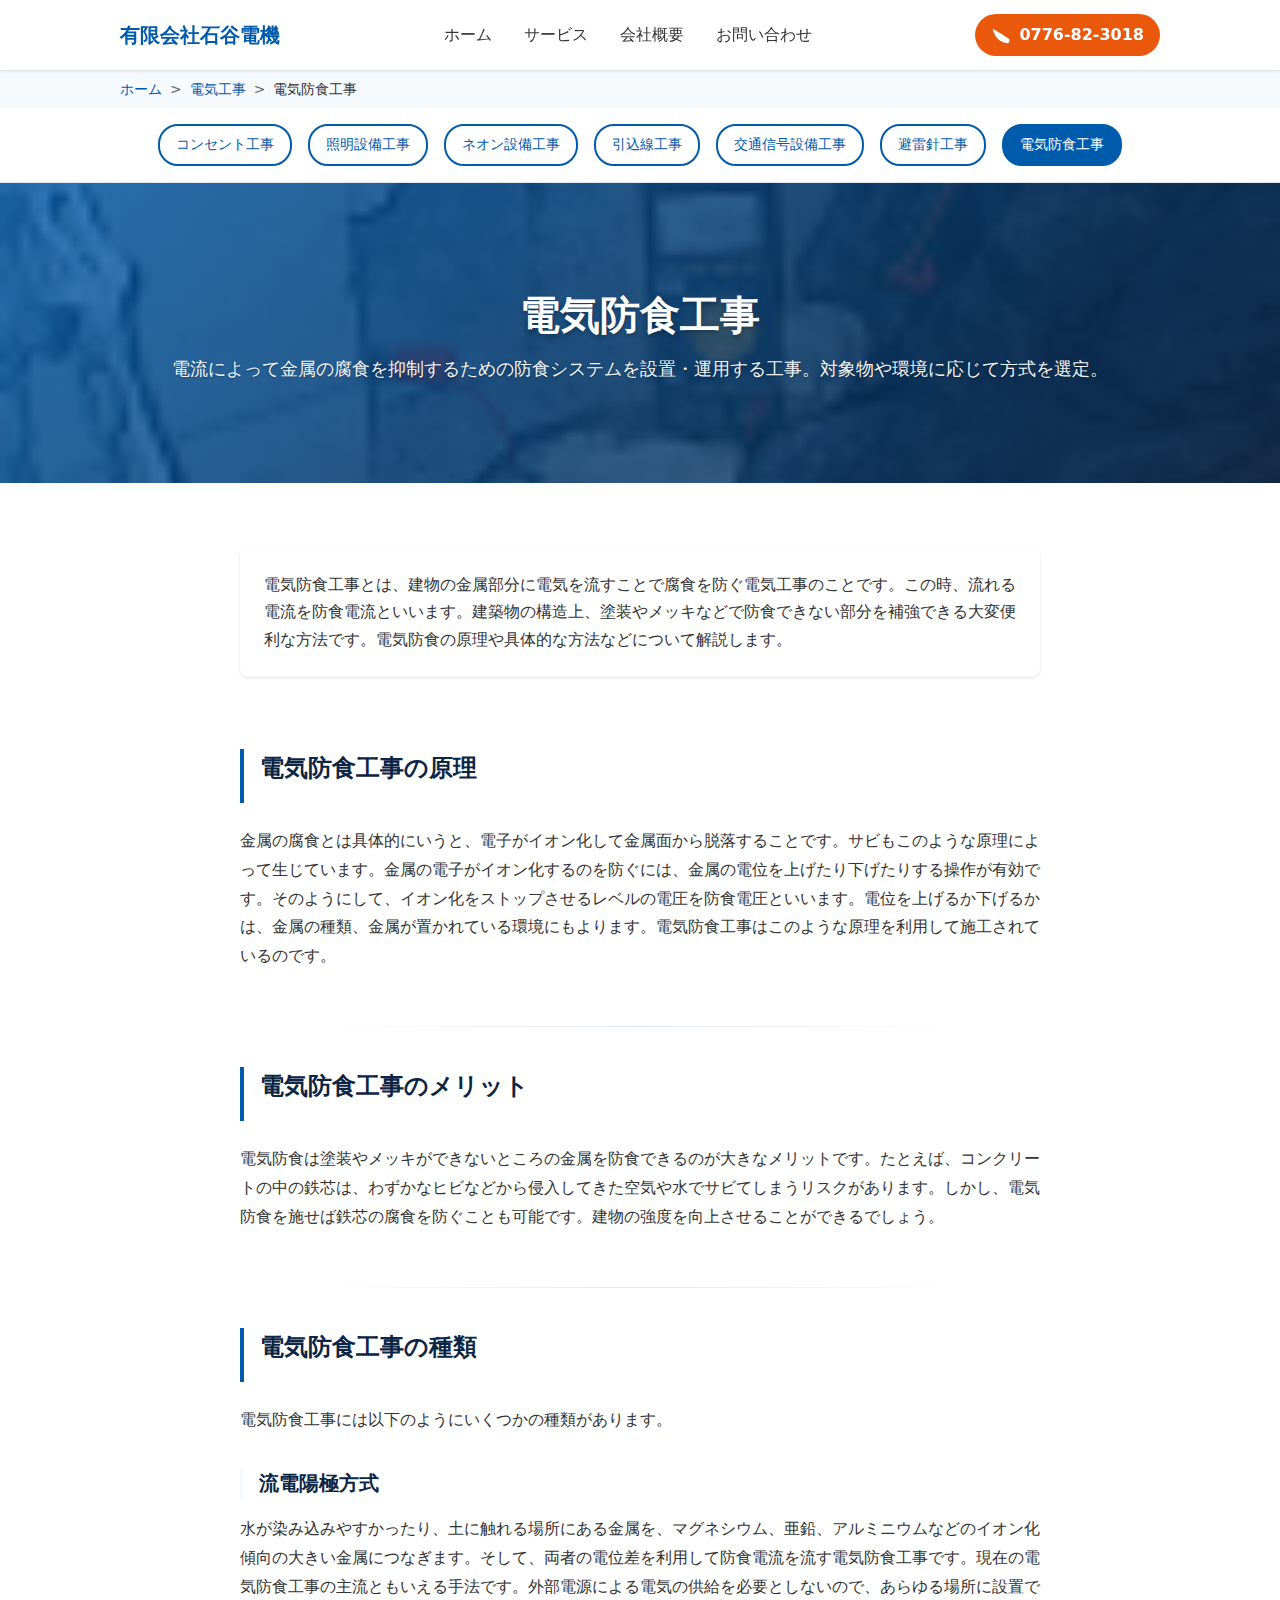
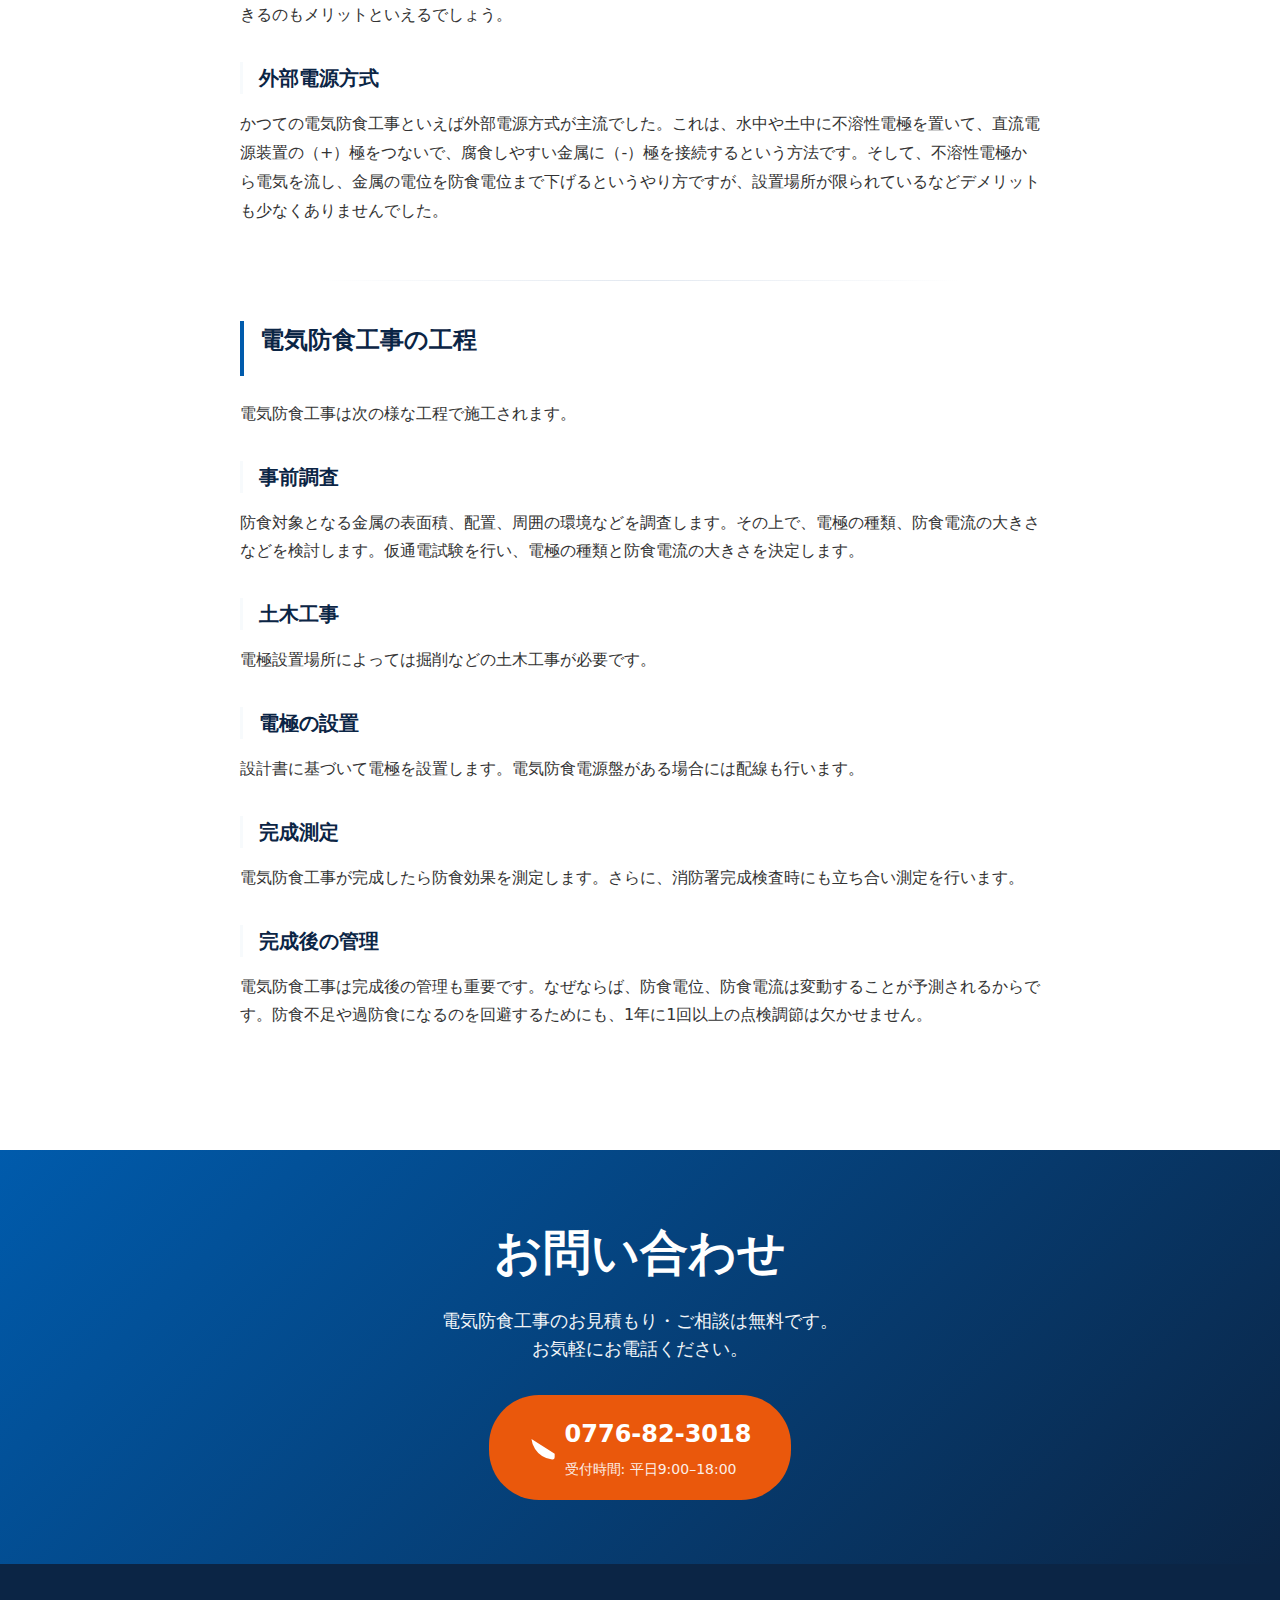
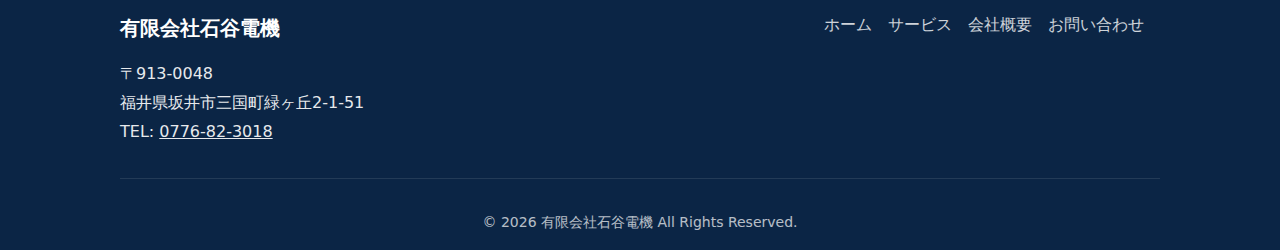
<file: service/corrosion-protection.html>
<!DOCTYPE html>
<html lang="ja">
<head>
    <meta charset="UTF-8">
    <meta name="viewport" content="width=device-width, initial-scale=1.0">
    <title>電気防食工事 | 有限会社石谷電機</title>
    <meta name="description" content="有限会社石谷電機の電気防食工事。電流によって金属の腐食を抑制するための防食システムを設置・運用する工事。対象物や環境に応じて方式を選定。">
    
    <!-- OGP -->
    <meta property="og:title" content="電気防食工事 | 有限会社石谷電機">
    <meta property="og:description" content="電流によって金属の腐食を抑制するための防食システムを設置・運用する工事。">
    <meta property="og:type" content="website">
    <meta property="og:locale" content="ja_JP">
    <meta property="og:site_name" content="有限会社石谷電機">
    
    <!-- Twitter Card -->
    <meta name="twitter:card" content="summary_large_image">
    <meta name="twitter:title" content="電気防食工事 | 有限会社石谷電機">
    <meta name="twitter:description" content="電流によって金属の腐食を抑制するための防食システムを設置・運用する工事。">
    
    <link rel="stylesheet" href="../styles.css">
</head>
<body>
    <!-- ヘッダー -->
    <header class="header" id="header">
        <div class="header__container">
            <div class="header__logo">
                <a href="../index.html">有限会社石谷電機</a>
            </div>
            <nav class="header__nav" id="nav">
                <ul class="header__nav-list">
                    <li><a href="../index.html">ホーム</a></li>
                    <li><a href="../services.html">サービス</a></li>
                    <li><a href="../company.html">会社概要</a></li>
                    <li><a href="../index.html#contact">お問い合わせ</a></li>
                </ul>
            </nav>
            <div class="header__cta">
                <a href="tel:0776823018" class="header__tel-btn">
                    <svg class="icon-tel" width="20" height="20" viewBox="0 0 24 24" fill="none" xmlns="http://www.w3.org/2000/svg">
                        <path d="M22 16.92v3a2 2 0 01-2.18 2 19.79 19.79 0 01-8.63-3.07 19.5 19.5 0 01-6-6 19.79 19.79 0 01-3.07-8.67A2 2 0 714.11 2h3a2 2 0 012 1.72 12.84 12.84 0 00.7 2.81 2 2 0 01-.45 2.11L8.09 9.91a16 16 0 006 6l1.27-1.27a2 2 0 012.11-.45 12.84 12.84 0 002.81.7A2 2 0 0722 16.92z" fill="currentColor"/>
                    </svg>
                    <span class="header__tel-number">0776-82-3018</span>
                </a>
            </div>
            <button class="header__menu-toggle" id="menuToggle" aria-label="メニューを開く">
                <span></span>
                <span></span>
                <span></span>
            </button>
        </div>
    </header>

    <!-- パンくずリスト -->
    <nav class="breadcrumb" aria-label="パンくずリスト">
        <div class="container">
            <ol class="breadcrumb__list">
                <li><a href="../index.html">ホーム</a></li>
                <li><a href="../services.html">電気工事</a></li>
                <li aria-current="page">電気防食工事</li>
            </ol>
        </div>
    </nav>

    <!-- メイン -->
    <main>
        <!-- サービスナビゲーション -->
        <section class="service-nav">
            <div class="container">
                <div class="service-nav__links">
                    <a href="outlet.html" class="service-nav__link">コンセント工事</a>
                    <a href="lighting.html" class="service-nav__link">照明設備工事</a>
                    <a href="neon.html" class="service-nav__link">ネオン設備工事</a>
                    <a href="drop-line.html" class="service-nav__link">引込線工事</a>
                    <a href="traffic-signal.html" class="service-nav__link">交通信号設備工事</a>
                    <a href="lightning-protection.html" class="service-nav__link">避雷針工事</a>
                    <a href="corrosion-protection.html" class="service-nav__link active">電気防食工事</a>
                </div>
            </div>
        </section>

        <!-- ページヘッダー -->
        <section class="page-header page-header--hero">
            <div class="page-header__bg" style="background-image: url('../assets/img/services/corrosion-protection.jpg');"></div>
            <div class="page-header__overlay"></div>
            <div class="container">
                <div class="page-header__content">
                    <h1 class="page-header__title">電気防食工事</h1>
                    <p class="page-header__desc">電流によって金属の腐食を抑制するための防食システムを設置・運用する工事。対象物や環境に応じて方式を選定。</p>
                </div>
            </div>
        </section>

        <!-- サービス詳細 -->
        <section class="service-detail">
            <div class="container">
                <div class="service-detail__content">
                    <div class="service-detail__intro">
                        <p>電気防食工事とは、建物の金属部分に電気を流すことで腐食を防ぐ電気工事のことです。この時、流れる電流を防食電流といいます。建築物の構造上、塗装やメッキなどで防食できない部分を補強できる大変便利な方法です。電気防食の原理や具体的な方法などについて解説します。</p>
                    </div>

                    <div class="service-detail__body">
                        <div class="service-detail__section">
                            <h2>電気防食工事の原理</h2>
                            <p>金属の腐食とは具体的にいうと、電子がイオン化して金属面から脱落することです。サビもこのような原理によって生じています。金属の電子がイオン化するのを防ぐには、金属の電位を上げたり下げたりする操作が有効です。そのようにして、イオン化をストップさせるレベルの電圧を防食電圧といいます。電位を上げるか下げるかは、金属の種類、金属が置かれている環境にもよります。電気防食工事はこのような原理を利用して施工されているのです。</p>
                        </div>

                        <div class="service-detail__section">
                            <h2>電気防食工事のメリット</h2>
                            <p>電気防食は塗装やメッキができないところの金属を防食できるのが大きなメリットです。たとえば、コンクリートの中の鉄芯は、わずかなヒビなどから侵入してきた空気や水でサビてしまうリスクがあります。しかし、電気防食を施せば鉄芯の腐食を防ぐことも可能です。建物の強度を向上させることができるでしょう。</p>
                        </div>

                        <div class="service-detail__section">
                            <h2>電気防食工事の種類</h2>
                            <p>電気防食工事には以下のようにいくつかの種類があります。</p>

                            <h3>流電陽極方式</h3>
                            <p>水が染み込みやすかったり、土に触れる場所にある金属を、マグネシウム、亜鉛、アルミニウムなどのイオン化傾向の大きい金属につなぎます。そして、両者の電位差を利用して防食電流を流す電気防食工事です。現在の電気防食工事の主流ともいえる手法です。外部電源による電気の供給を必要としないので、あらゆる場所に設置できるのもメリットといえるでしょう。</p>

                            <h3>外部電源方式</h3>
                            <p>かつての電気防食工事といえば外部電源方式が主流でした。これは、水中や土中に不溶性電極を置いて、直流電源装置の（+）極をつないで、腐食しやすい金属に（-）極を接続するという方法です。そして、不溶性電極から電気を流し、金属の電位を防食電位まで下げるというやり方ですが、設置場所が限られているなどデメリットも少なくありませんでした。</p>
                        </div>

                        <div class="service-detail__section">
                            <h2>電気防食工事の工程</h2>
                            <p>電気防食工事は次の様な工程で施工されます。</p>

                            <h3>事前調査</h3>
                            <p>防食対象となる金属の表面積、配置、周囲の環境などを調査します。その上で、電極の種類、防食電流の大きさなどを検討します。仮通電試験を行い、電極の種類と防食電流の大きさを決定します。</p>

                            <h3>土木工事</h3>
                            <p>電極設置場所によっては掘削などの土木工事が必要です。</p>

                            <h3>電極の設置</h3>
                            <p>設計書に基づいて電極を設置します。電気防食電源盤がある場合には配線も行います。</p>

                            <h3>完成測定</h3>
                            <p>電気防食工事が完成したら防食効果を測定します。さらに、消防署完成検査時にも立ち合い測定を行います。</p>

                            <h3>完成後の管理</h3>
                            <p>電気防食工事は完成後の管理も重要です。なぜならば、防食電位、防食電流は変動することが予測されるからです。防食不足や過防食になるのを回避するためにも、1年に1回以上の点検調節は欠かせません。</p>
                        </div>
                    </div>
                </div>
            </div>
        </section>

        <!-- お問い合わせ -->
        <section class="contact" id="contact">
            <div class="container">
                <h2 class="section-title">お問い合わせ</h2>
                <p class="contact__lead">電気防食工事のお見積もり・ご相談は無料です。<br>お気軽にお電話ください。</p>
                <div class="contact__cta">
                    <a href="tel:0776823018" class="btn btn--primary btn--xlarge">
                        <svg class="icon-tel" width="28" height="28" viewBox="0 0 24 24" fill="none" xmlns="http://www.w3.org/2000/svg">
                            <path d="M22 16.92v3a2 2 0 01-2.18 2 19.79 19.79 0 01-8.63-3.07 19.5 19.5 0 01-6-6 19.79 19.79 0 01-3.07-8.67A2 2 0 714.11 2h3a2 2 0 012 1.72 12.84 12.84 0 00.7 2.81 2 2 0 01-.45 2.11L8.09 9.91a16 16 0 006 6l1.27-1.27a2 2 0 012.11-.45 12.84 12.84 0 002.81.7A2 2 0 0722 16.92z" fill="currentColor"/>
                        </svg>
                        <span>
                            <strong>0776-82-3018</strong>
                            <small>受付時間: 平日9:00–18:00</small>
                        </span>
                    </a>
                </div>
            </div>
        </section>
    </main>

    <!-- フッター -->
    <footer class="footer">
        <div class="container">
            <div class="footer__content">
                <div class="footer__company">
                    <h3 class="footer__title">有限会社石谷電機</h3>
                    <address class="footer__address">
                        〒913-0048<br>
                        福井県坂井市三国町緑ヶ丘2-1-51<br>
                        TEL: <a href="tel:0776823018">0776-82-3018</a>
                    </address>
                </div>
                <nav class="footer__nav">
                    <ul class="footer__nav-list">
                        <li><a href="../index.html">ホーム</a></li>
                        <li><a href="../services.html">サービス</a></li>
                        <li><a href="../company.html">会社概要</a></li>
                        <li><a href="../index.html#contact">お問い合わせ</a></li>
                    </ul>
                </nav>
            </div>
            <div class="footer__bottom">
                <p class="footer__copyright">&copy; 2024 有限会社石谷電機 All Rights Reserved.</p>
            </div>
        </div>
    </footer>

    <!-- スマホ固定TELバー -->
    <div class="mobile-tel-bar">
        <a href="tel:0776823018" class="mobile-tel-bar__link">
            <svg class="icon-tel" width="20" height="20" viewBox="0 0 24 24" fill="none" xmlns="http://www.w3.org/2000/svg">
                <path d="M22 16.92v3a2 2 0 01-2.18 2 19.79 19.79 0 01-8.63-3.07 19.5 19.5 0 01-6-6 19.79 19.79 0 01-3.07-8.67A2 2 0 714.11 2h3a2 2 0 012 1.72 12.84 12.84 0 00.7 2.81 2 2 0 01-.45 2.11L8.09 9.91a16 16 0 006 6l1.27-1.27a2 2 0 012.11-.45 12.84 12.84 0 002.81.7A2 2 0 0722 16.92z" fill="currentColor"/>
            </svg>
            <span>今すぐ電話する</span>
        </a>
    </div>

    <script src="../scripts.js"></script>
</body>
</html>
</file>
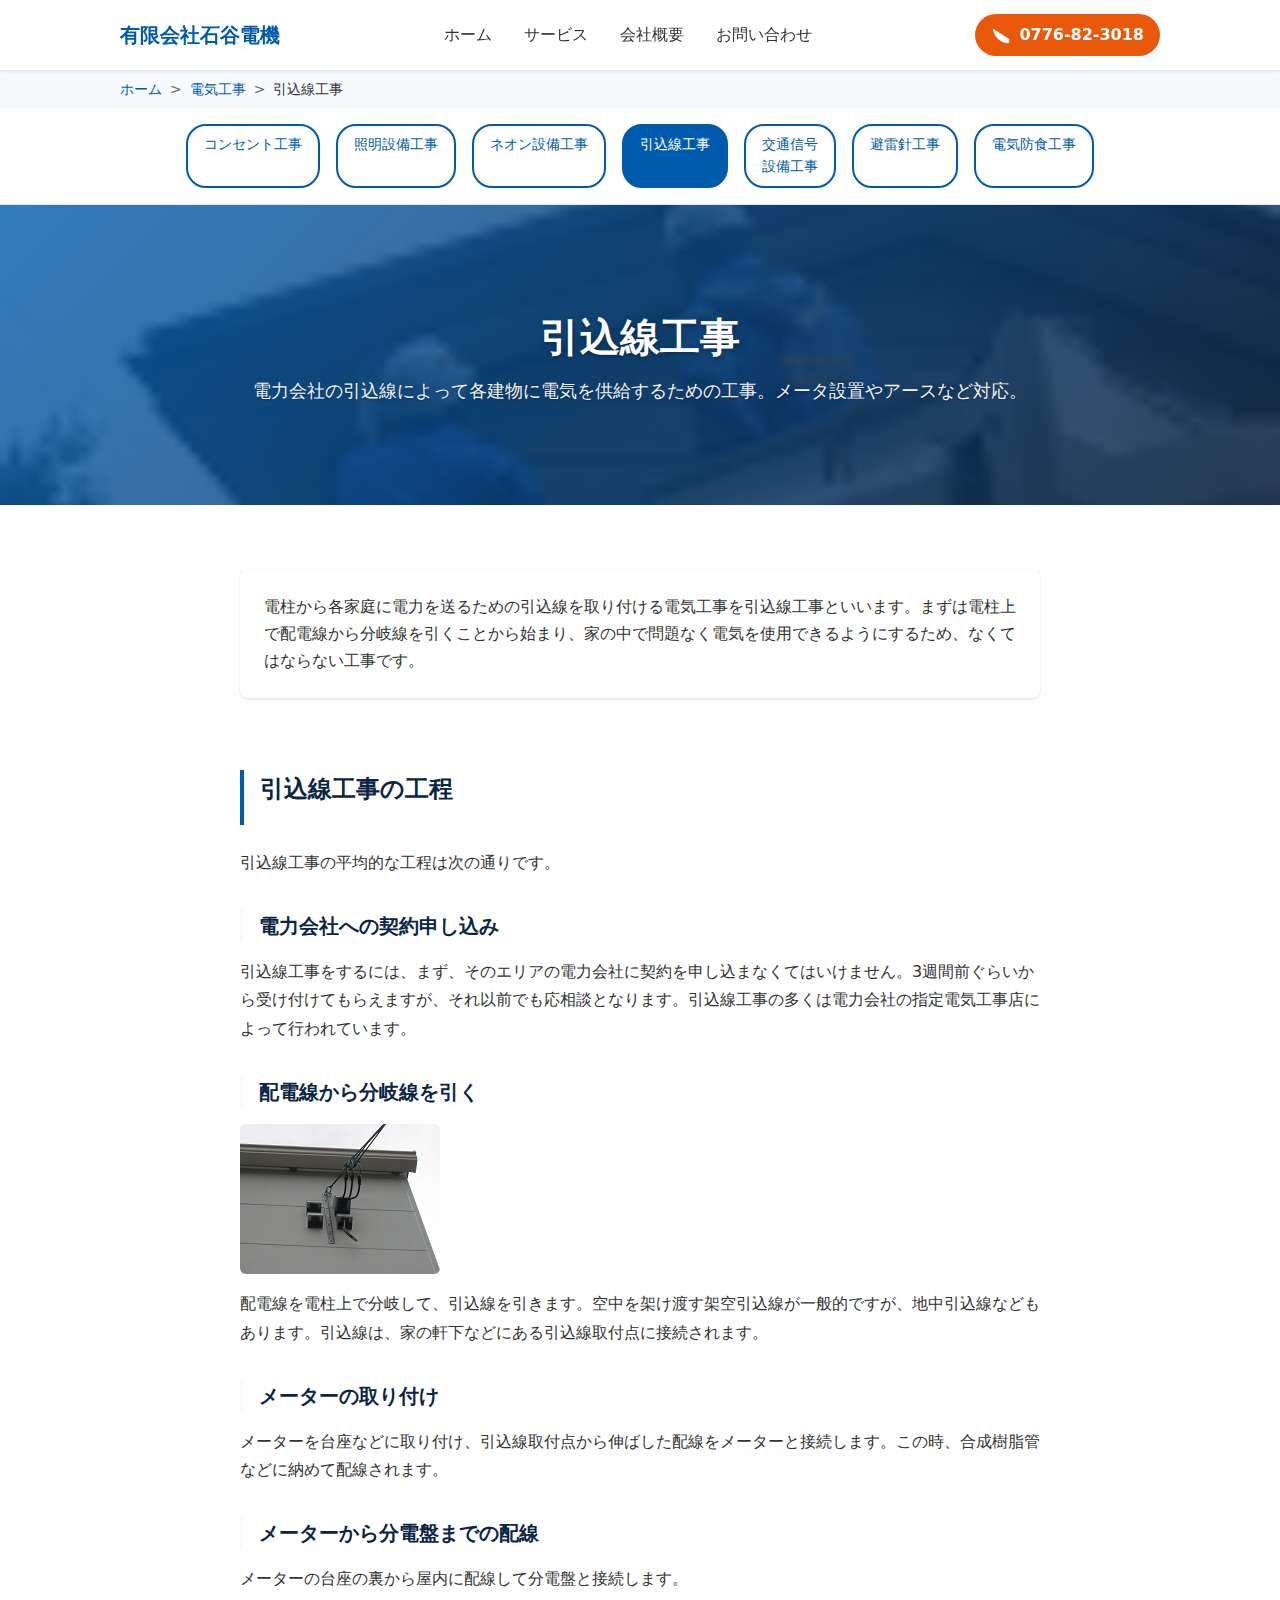
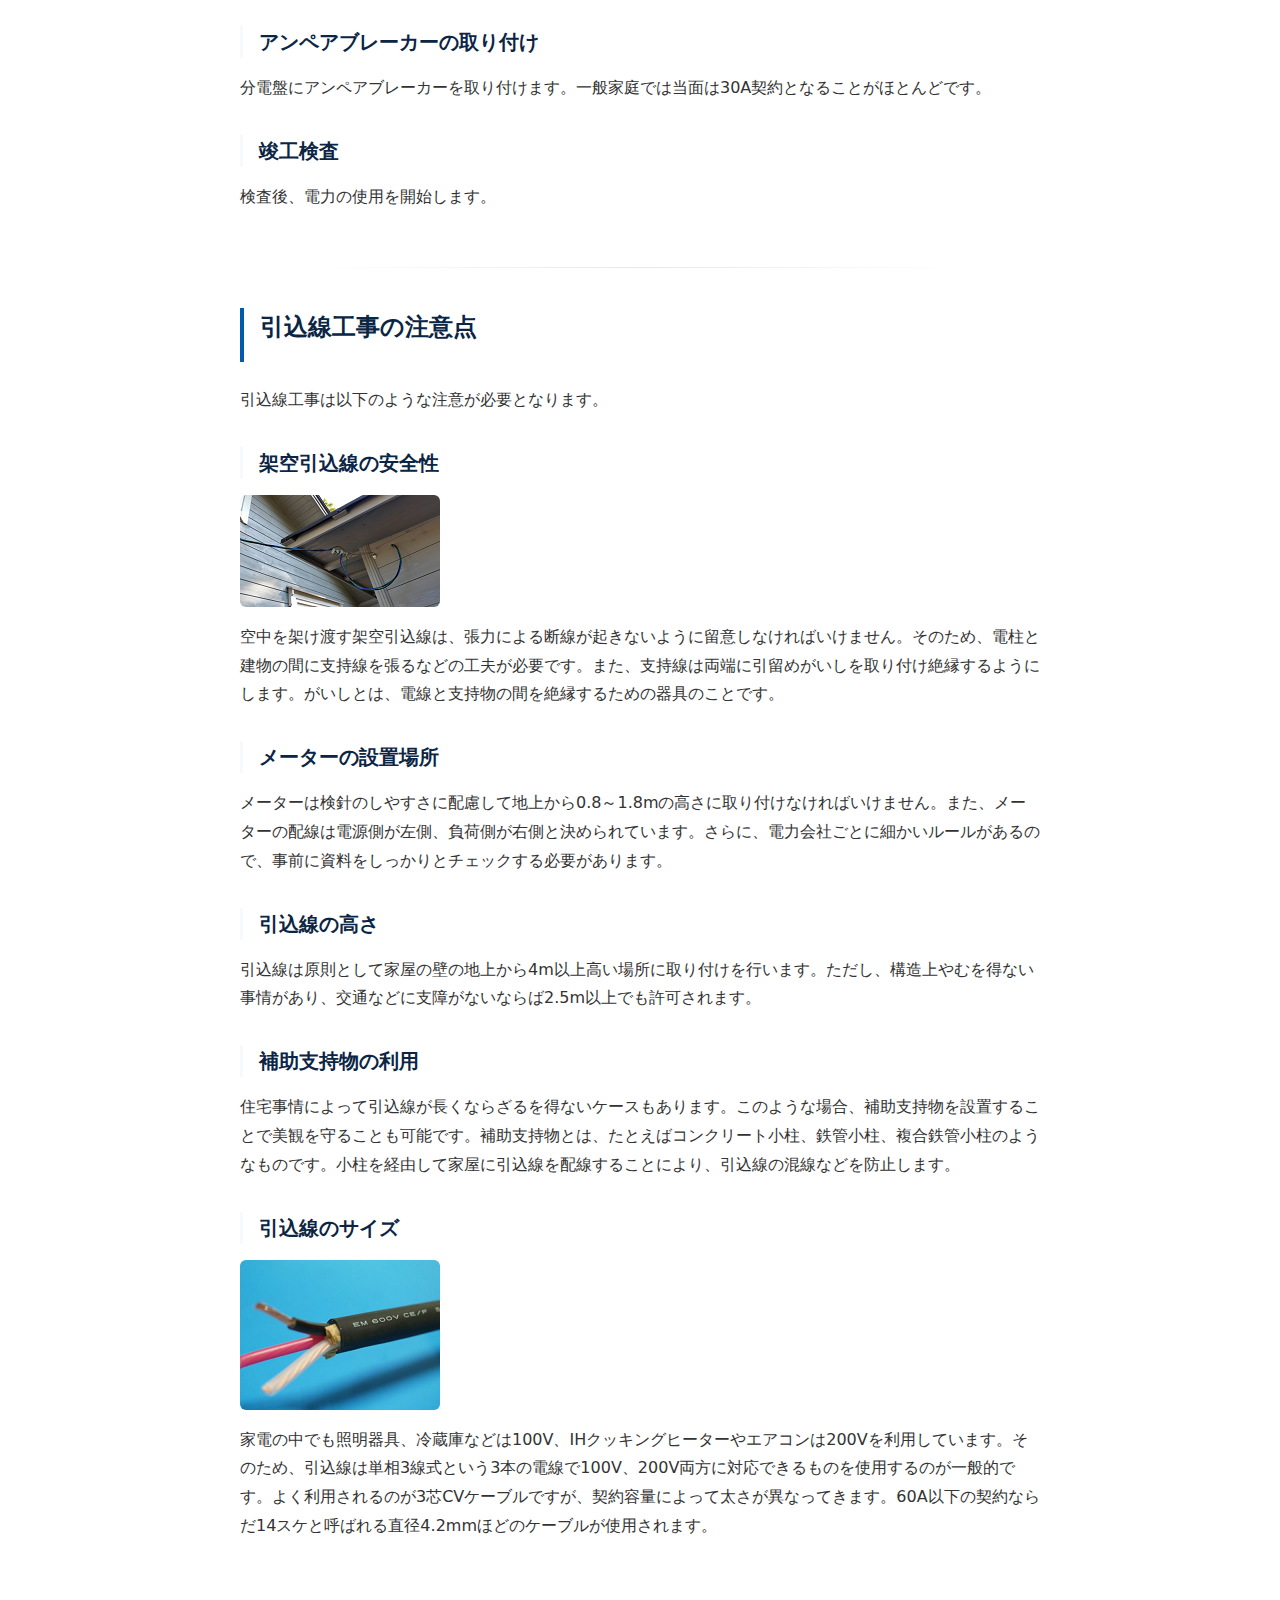
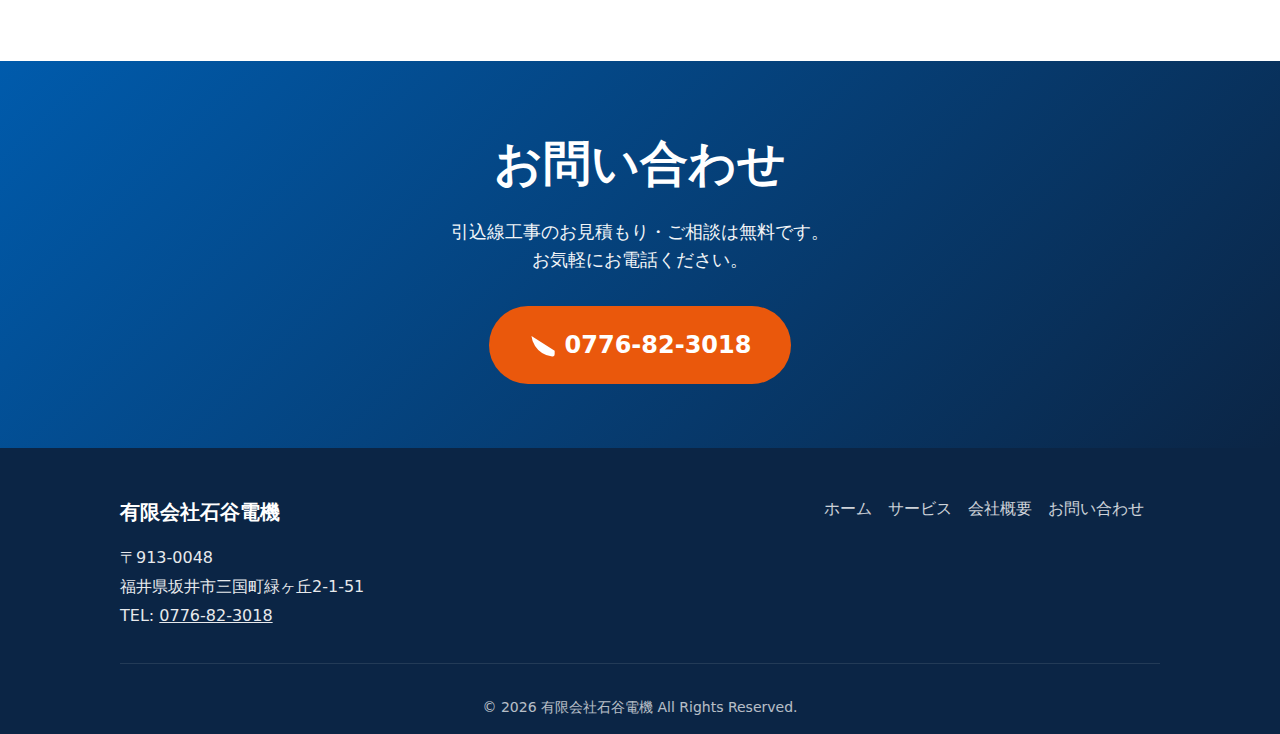
<file: service/drop-line.html>
<!DOCTYPE html>
<html lang="ja">
<head>
    <meta charset="UTF-8">
    <meta name="viewport" content="width=device-width, initial-scale=1.0">
    <title>引込線工事 | 有限会社石谷電機</title>
    <meta name="description" content="有限会社石谷電機の引込線工事。電力会社の引込線によって各建物に電気を供給するための工事。メータ設置やアース、支持金物の取り付けなど対応。">
    
    <!-- OGP -->
    <meta property="og:title" content="引込線工事 | 有限会社石谷電機">
    <meta property="og:description" content="電力会社の引込線によって各建物に電気を供給するための工事。メータ設置やアース対応。">
    <meta property="og:type" content="website">
    <meta property="og:locale" content="ja_JP">
    <meta property="og:site_name" content="有限会社石谷電機">
    
    <!-- Twitter Card -->
    <meta name="twitter:card" content="summary_large_image">
    <meta name="twitter:title" content="引込線工事 | 有限会社石谷電機">
    <meta name="twitter:description" content="電力会社の引込線によって各建物に電気を供給するための工事。メータ設置やアース対応。">
    
    <link rel="stylesheet" href="../styles.css">
</head>
<body>
    <!-- ヘッダー -->
    <header class="header" id="header">
        <div class="header__container">
            <div class="header__logo">
                <a href="../index.html">有限会社石谷電機</a>
            </div>
            <nav class="header__nav" id="nav">
                <ul class="header__nav-list">
                    <li><a href="../index.html">ホーム</a></li>
                    <li><a href="../services.html">サービス</a></li>
                    <li><a href="../company.html">会社概要</a></li>
                    <li><a href="../index.html#contact">お問い合わせ</a></li>
                </ul>
            </nav>
            <div class="header__cta">
                <a href="tel:0776823018" class="header__tel-btn">
                    <svg class="icon-tel" width="20" height="20" viewBox="0 0 24 24" fill="none" xmlns="http://www.w3.org/2000/svg">
                        <path d="M22 16.92v3a2 2 0 01-2.18 2 19.79 19.79 0 01-8.63-3.07 19.5 19.5 0 01-6-6 19.79 19.79 0 01-3.07-8.67A2 2 0 714.11 2h3a2 2 0 012 1.72 12.84 12.84 0 00.7 2.81 2 2 0 01-.45 2.11L8.09 9.91a16 16 0 006 6l1.27-1.27a2 2 0 012.11-.45 12.84 12.84 0 002.81.7A2 2 0 0722 16.92z" fill="currentColor"/>
                    </svg>
                    <span class="header__tel-number">0776-82-3018</span>
                </a>
            </div>
            <button class="header__menu-toggle" id="menuToggle" aria-label="メニューを開く">
                <span></span>
                <span></span>
                <span></span>
            </button>
        </div>
    </header>

    <!-- パンくずリスト -->
    <nav class="breadcrumb" aria-label="パンくずリスト">
        <div class="container">
            <ol class="breadcrumb__list">
                <li><a href="../index.html">ホーム</a></li>
                <li><a href="../services.html">電気工事</a></li>
                <li aria-current="page">引込線工事</li>
            </ol>
        </div>
    </nav>

    <!-- メイン -->
    <main>
        <!-- サービスナビゲーション -->
        <section class="service-nav">
            <div class="container">
                <div class="service-nav__links">
                    <a href="outlet.html" class="service-nav__link">コンセント工事</a>
                    <a href="lighting.html" class="service-nav__link">照明設備工事</a>
                    <a href="neon.html" class="service-nav__link">ネオン設備工事</a>
                    <a href="drop-line.html" class="service-nav__link active">引込線工事</a>
                    <a href="traffic-signal.html" class="service-nav__link">交通信号<br>設備工事</a>
                    <a href="lightning-protection.html" class="service-nav__link">避雷針工事</a>
                    <a href="corrosion-protection.html" class="service-nav__link">電気防食工事</a>
                </div>
            </div>
        </section>

        <!-- ページヘッダー -->
        <section class="page-header page-header--hero">
            <div class="page-header__bg" style="background-image: url('../assets/img/services/drop-line.jpg');"></div>
            <div class="page-header__overlay"></div>
            <div class="container">
                <div class="page-header__content">
                    <h1 class="page-header__title">引込線工事</h1>
                    <p class="page-header__desc">電力会社の引込線によって各建物に電気を供給するための工事。メータ設置やアースなど対応。</p>
                </div>
            </div>
        </section>

        <!-- サービス詳細 -->
        <section class="service-detail">
            <div class="container">
                <div class="service-detail__content">
                    <div class="service-detail__intro">
                        <p>電柱から各家庭に電力を送るための引込線を取り付ける電気工事を引込線工事といいます。まずは電柱上で配電線から分岐線を引くことから始まり、家の中で問題なく電気を使用できるようにするため、なくてはならない工事です。</p>
                    </div>

                    <div class="service-detail__body">
                        <div class="service-detail__section">
                            <h2>引込線工事の工程</h2>
                            <p>引込線工事の平均的な工程は次の通りです。</p>

                            <h3>電力会社への契約申し込み</h3>
                            <p>引込線工事をするには、まず、そのエリアの電力会社に契約を申し込まなくてはいけません。3週間前ぐらいから受け付けてもらえますが、それ以前でも応相談となります。引込線工事の多くは電力会社の指定電気工事店によって行われています。</p>

                            <h3>配電線から分岐線を引く</h3>
                            <img src="../assets/img/services/drop-line-branch.jpg" alt="配電線から分岐線を引く作業" class="service-detail__inline-image">
                            <p>配電線を電柱上で分岐して、引込線を引きます。空中を架け渡す架空引込線が一般的ですが、地中引込線などもあります。引込線は、家の軒下などにある引込線取付点に接続されます。</p>

                            <h3>メーターの取り付け</h3>
                            <p>メーターを台座などに取り付け、引込線取付点から伸ばした配線をメーターと接続します。この時、合成樹脂管などに納めて配線されます。</p>

                            <h3>メーターから分電盤までの配線</h3>
                            <p>メーターの台座の裏から屋内に配線して分電盤と接続します。</p>

                            <h3>アンペアブレーカーの取り付け</h3>
                            <p>分電盤にアンペアブレーカーを取り付けます。一般家庭では当面は30A契約となることがほとんどです。</p>

                            <h3>竣工検査</h3>
                            <p>検査後、電力の使用を開始します。</p>
                        </div>

                        <div class="service-detail__section">
                            <h2>引込線工事の注意点</h2>
                            <p>引込線工事は以下のような注意が必要となります。</p>

                            <h3>架空引込線の安全性</h3>
                            <img src="../assets/img/services/drop-line-safety.jpg" alt="架空引込線の安全性" class="service-detail__inline-image">
                            <p>空中を架け渡す架空引込線は、張力による断線が起きないように留意しなければいけません。そのため、電柱と建物の間に支持線を張るなどの工夫が必要です。また、支持線は両端に引留めがいしを取り付け絶縁するようにします。がいしとは、電線と支持物の間を絶縁するための器具のことです。</p>

                            <h3>メーターの設置場所</h3>
                            <p>メーターは検針のしやすさに配慮して地上から0.8～1.8mの高さに取り付けなければいけません。また、メーターの配線は電源側が左側、負荷側が右側と決められています。さらに、電力会社ごとに細かいルールがあるので、事前に資料をしっかりとチェックする必要があります。</p>

                            <h3>引込線の高さ</h3>
                            <p>引込線は原則として家屋の壁の地上から4m以上高い場所に取り付けを行います。ただし、構造上やむを得ない事情があり、交通などに支障がないならば2.5m以上でも許可されます。</p>

                            <h3>補助支持物の利用</h3>
                            <p>住宅事情によって引込線が長くならざるを得ないケースもあります。このような場合、補助支持物を設置することで美観を守ることも可能です。補助支持物とは、たとえばコンクリート小柱、鉄管小柱、複合鉄管小柱のようなものです。小柱を経由して家屋に引込線を配線することにより、引込線の混線などを防止します。</p>

                            <h3>引込線のサイズ</h3>
                            <img src="../assets/img/services/drop-line-cable.jpg" alt="引込線のサイズ" class="service-detail__inline-image">
                            <p>家電の中でも照明器具、冷蔵庫などは100V、IHクッキングヒーターやエアコンは200Vを利用しています。そのため、引込線は単相3線式という3本の電線で100V、200V両方に対応できるものを使用するのが一般的です。よく利用されるのが3芯CVケーブルですが、契約容量によって太さが異なってきます。60A以下の契約ならだ14スケと呼ばれる直径4.2mmほどのケーブルが使用されます。</p>
                        </div>
                    </div>
                </div>
            </div>
        </section>

        <!-- お問い合わせ -->
        <section class="contact" id="contact">
            <div class="container">
                <h2 class="section-title">お問い合わせ</h2>
                <p class="contact__lead">引込線工事のお見積もり・ご相談は無料です。<br>お気軽にお電話ください。</p>
                <div class="contact__cta">
                    <a href="tel:0776823018" class="btn btn--primary btn--xlarge">
                        <svg class="icon-tel" width="28" height="28" viewBox="0 0 24 24" fill="none" xmlns="http://www.w3.org/2000/svg">
                            <path d="M22 16.92v3a2 2 0 01-2.18 2 19.79 19.79 0 01-8.63-3.07 19.5 19.5 0 01-6-6 19.79 19.79 0 01-3.07-8.67A2 2 0 714.11 2h3a2 2 0 012 1.72 12.84 12.84 0 00.7 2.81 2 2 0 01-.45 2.11L8.09 9.91a16 16 0 006 6l1.27-1.27a2 2 0 012.11-.45 12.84 12.84 0 002.81.7A2 2 0 0722 16.92z" fill="currentColor"/>
                        </svg>
                        <span>
                            <strong>0776-82-3018</strong>
                            
                        </span>
                    </a>
                </div>
            </div>
        </section>
    </main>

    <!-- フッター -->
    <footer class="footer">
        <div class="container">
            <div class="footer__content">
                <div class="footer__company">
                    <h3 class="footer__title">有限会社石谷電機</h3>
                    <address class="footer__address">
                        〒913-0048<br>
                        福井県坂井市三国町緑ヶ丘2-1-51<br>
                        TEL: <a href="tel:0776823018">0776-82-3018</a>
                    </address>
                </div>
                <nav class="footer__nav">
                    <ul class="footer__nav-list">
                        <li><a href="../index.html">ホーム</a></li>
                        <li><a href="../services.html">サービス</a></li>
                        <li><a href="../company.html">会社概要</a></li>
                        <li><a href="../index.html#contact">お問い合わせ</a></li>
                    </ul>
                </nav>
            </div>
            <div class="footer__bottom">
                <p class="footer__copyright">&copy; 2024 有限会社石谷電機 All Rights Reserved.</p>
            </div>
        </div>
    </footer>

    <!-- スマホ固定TELバー -->
    <div class="mobile-tel-bar">
        <a href="tel:0776823018" class="mobile-tel-bar__link">
            <svg class="icon-tel" width="20" height="20" viewBox="0 0 24 24" fill="none" xmlns="http://www.w3.org/2000/svg">
                <path d="M22 16.92v3a2 2 0 01-2.18 2 19.79 19.79 0 01-8.63-3.07 19.5 19.5 0 01-6-6 19.79 19.79 0 01-3.07-8.67A2 2 0 714.11 2h3a2 2 0 012 1.72 12.84 12.84 0 00.7 2.81 2 2 0 01-.45 2.11L8.09 9.91a16 16 0 006 6l1.27-1.27a2 2 0 012.11-.45 12.84 12.84 0 002.81.7A2 2 0 0722 16.92z" fill="currentColor"/>
            </svg>
            <span>今すぐ電話する</span>
        </a>
    </div>

    <script src="../scripts.js"></script>
</body>
</html>
</file>
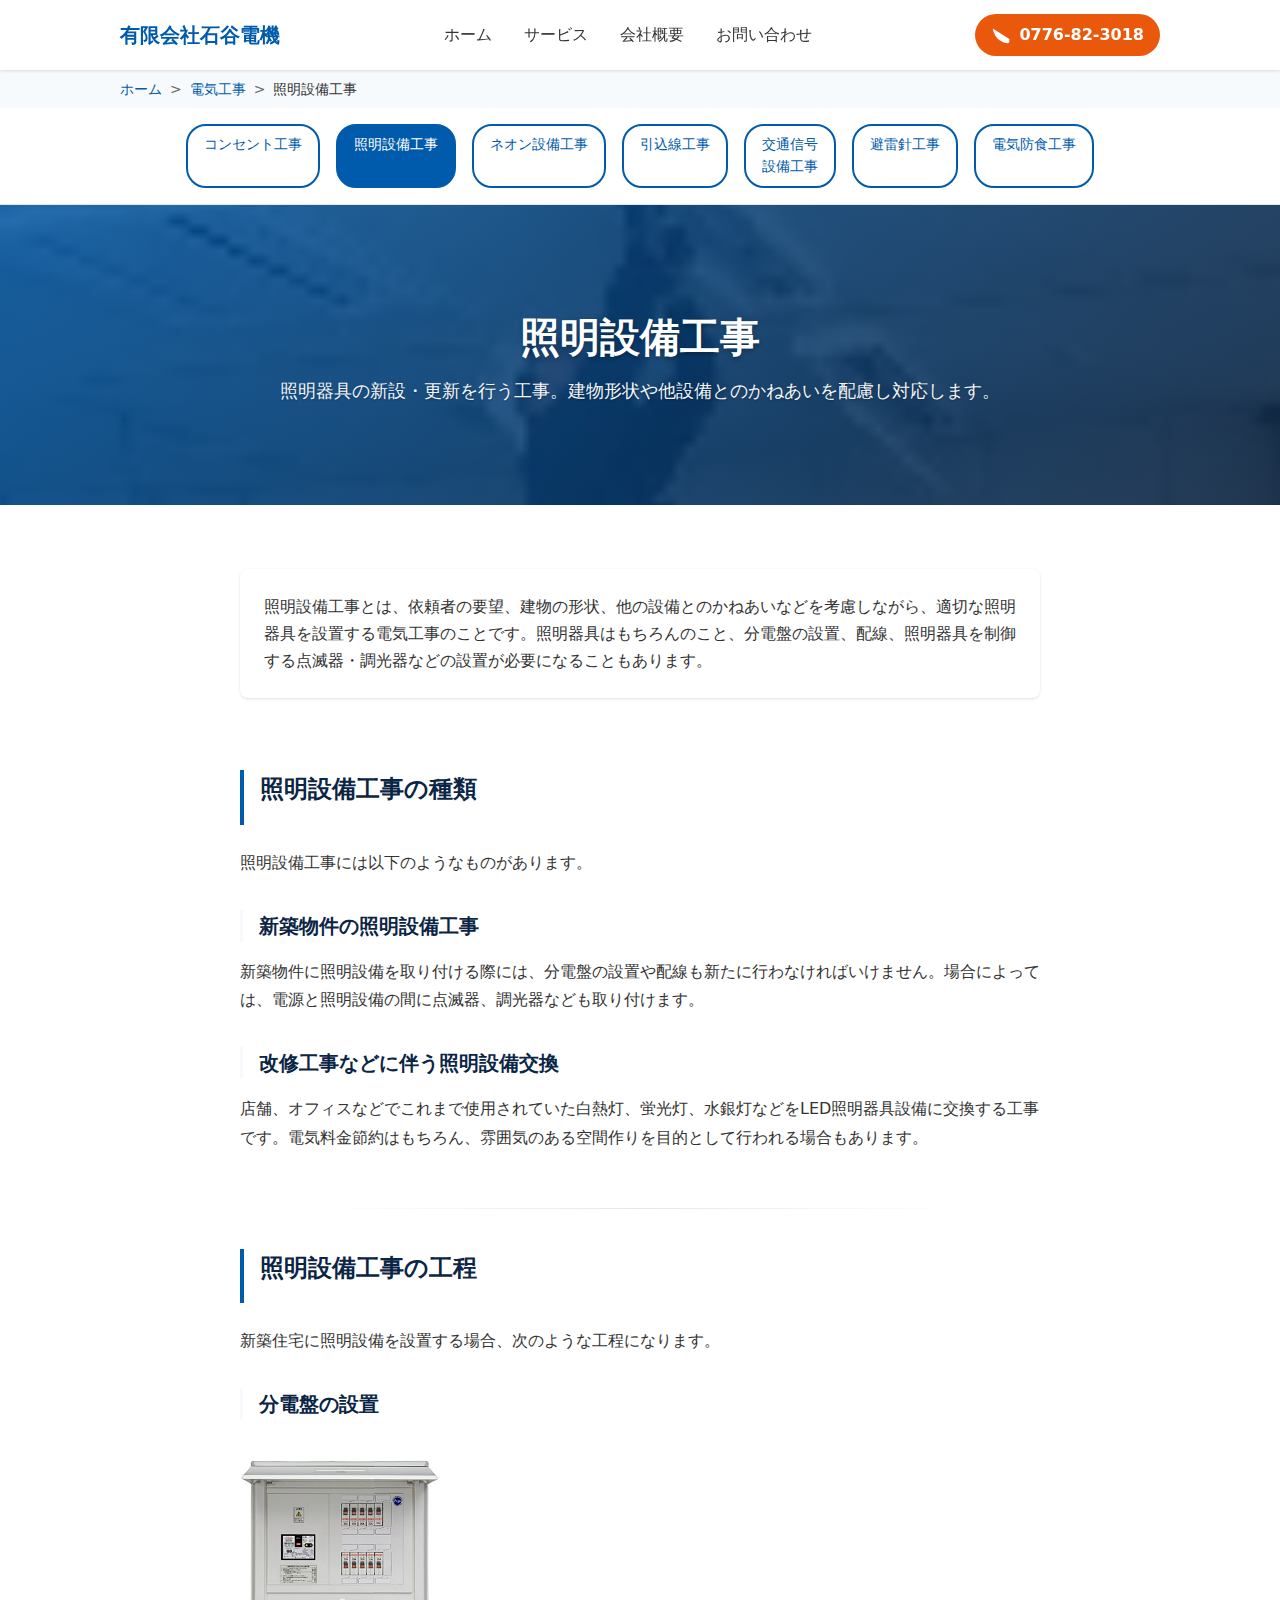
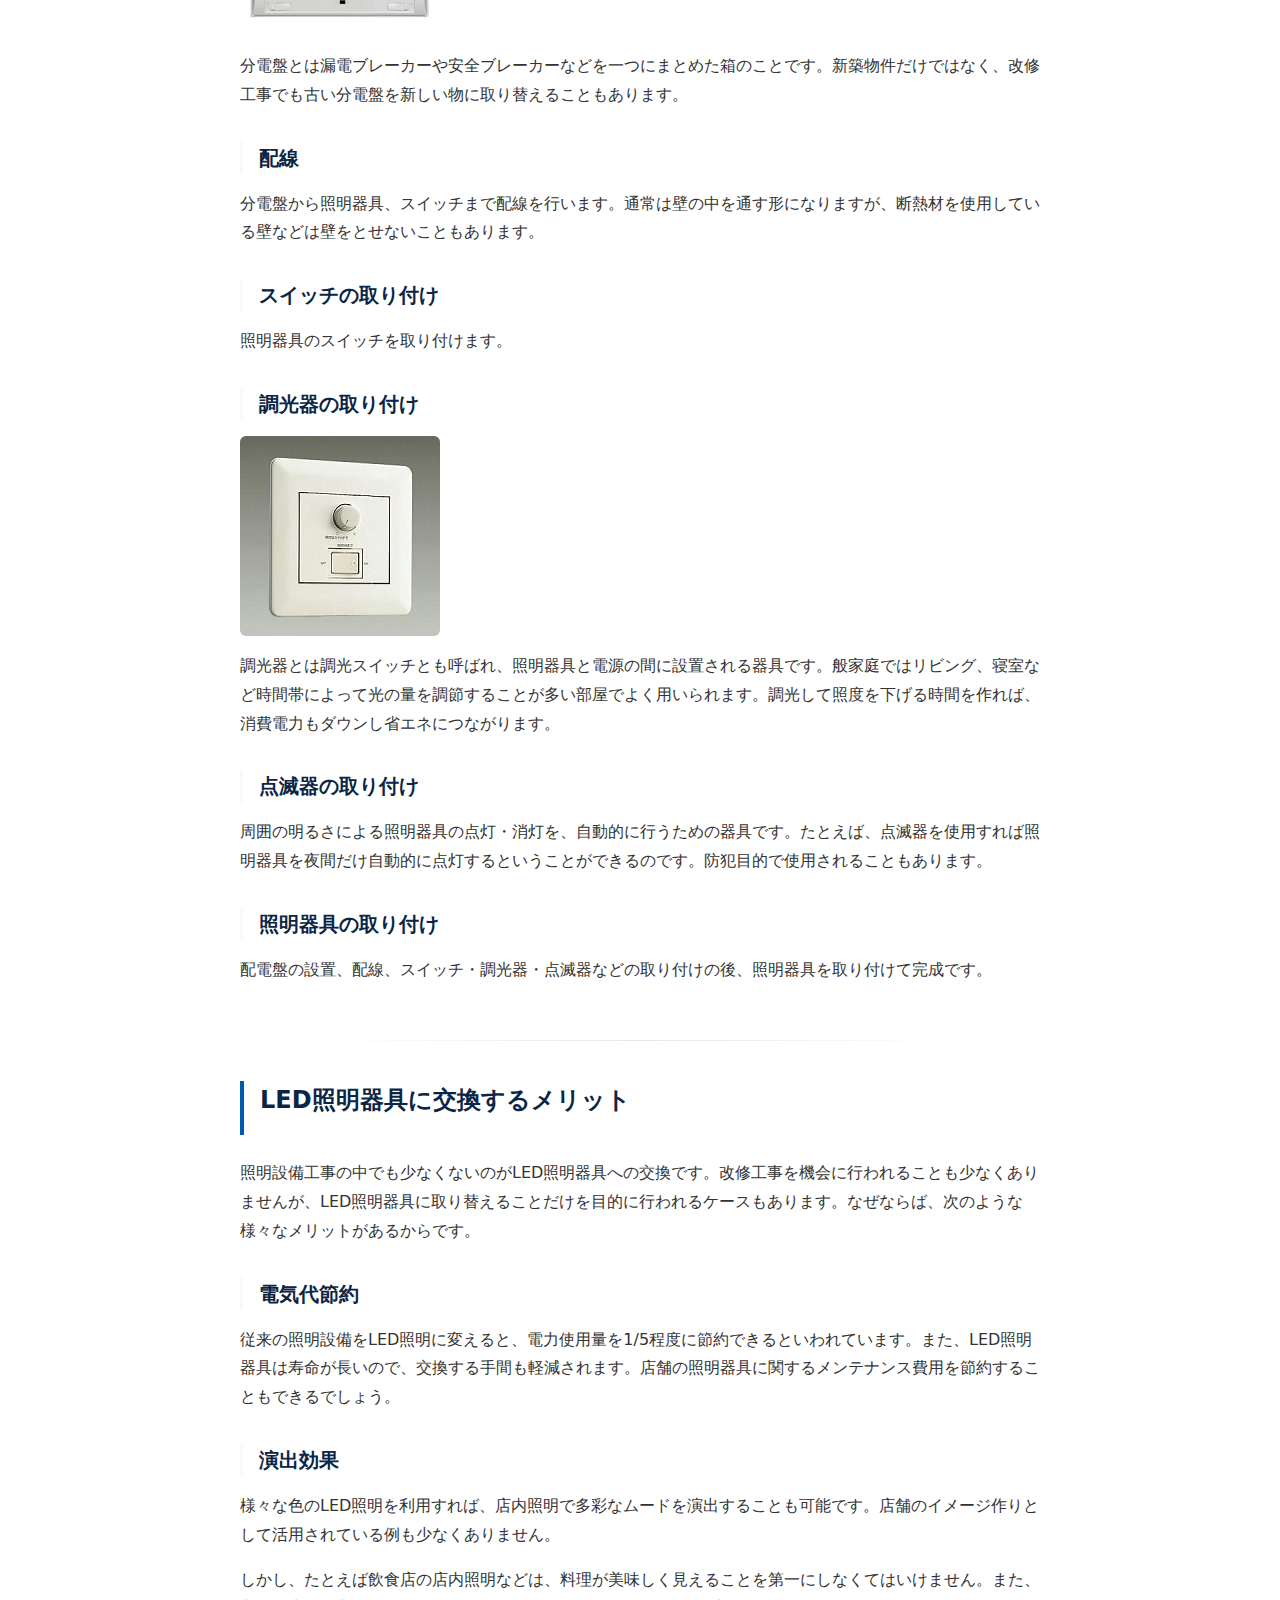
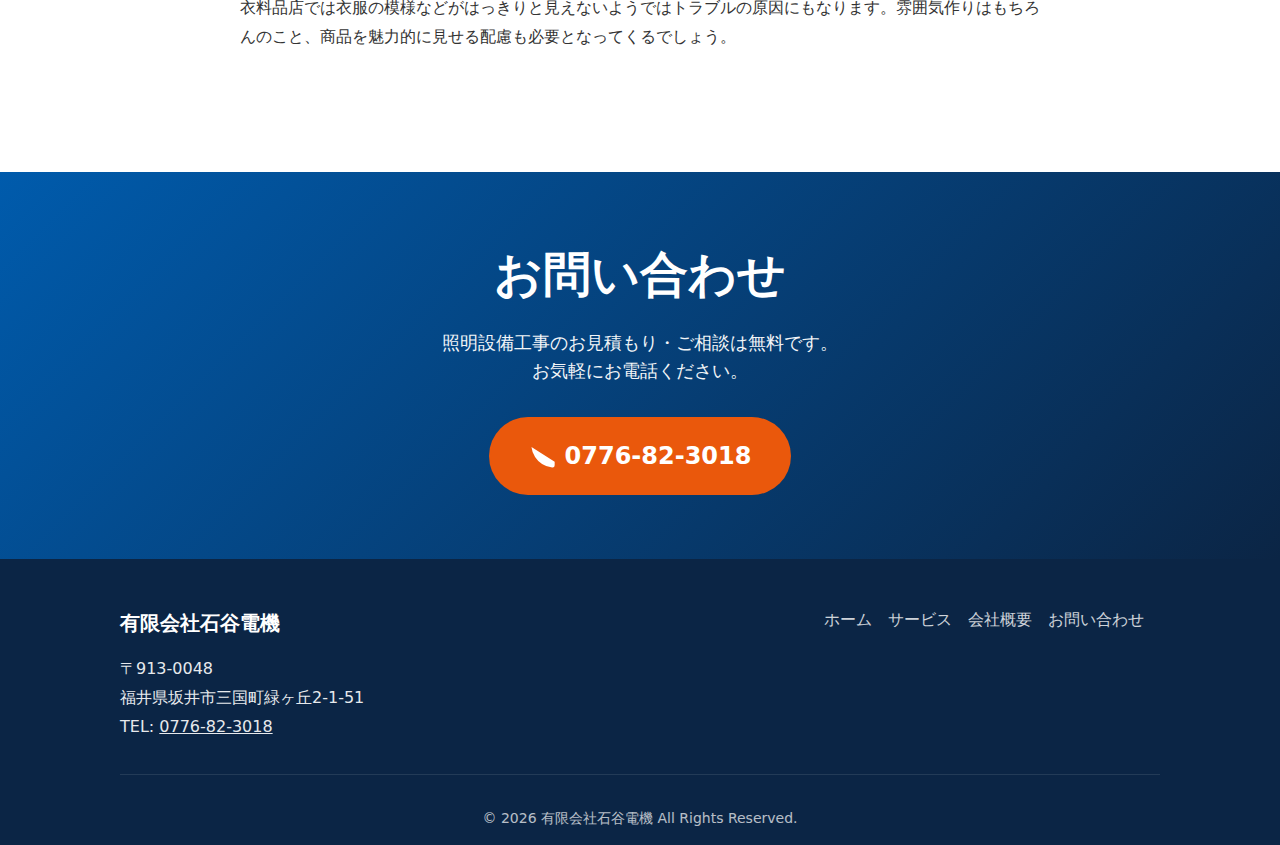
<file: service/lighting.html>
<!DOCTYPE html>
<html lang="ja">
<head>
    <meta charset="UTF-8">
    <meta name="viewport" content="width=device-width, initial-scale=1.0">
    <title>照明設備工事 | 有限会社石谷電機</title>
    <meta name="description" content="有限会社石谷電機の照明設備工事。LED化、店舗照明、屋外照明など。建物形状や他設備とのかねあいを配慮し、照明器具の新設・更新を行います。">
    
    <!-- OGP -->
    <meta property="og:title" content="照明設備工事 | 有限会社石谷電機">
    <meta property="og:description" content="照明器具の新設・更新工事。LED化、店舗照明、屋外照明など対応。">
    <meta property="og:type" content="website">
    <meta property="og:locale" content="ja_JP">
    <meta property="og:site_name" content="有限会社石谷電機">
    
    <!-- Twitter Card -->
    <meta name="twitter:card" content="summary_large_image">
    <meta name="twitter:title" content="照明設備工事 | 有限会社石谷電機">
    <meta name="twitter:description" content="照明器具の新設・更新工事。LED化、店舗照明、屋外照明など対応。">
    <meta name="twitter:image" content="../assets/main/main.jpg">
    
    <!-- OG Image -->
    <meta property="og:image" content="../assets/main/main.jpg">
    <meta property="og:image:width" content="1200">
    <meta property="og:image:height" content="630">
    
    <!-- Favicon -->
    <link rel="icon" type="image/svg+xml" href="../favicon.svg">
    <link rel="apple-touch-icon" sizes="180x180" href="../apple-touch-icon.png">
    
    <link rel="stylesheet" href="../styles.css">
</head>
<body>
    <!-- ヘッダー -->
    <header class="header" id="header">
        <div class="header__container">
            <div class="header__logo">
                <a href="../index.html">有限会社石谷電機</a>
            </div>
            <nav class="header__nav" id="nav">
                <ul class="header__nav-list">
                    <li><a href="../index.html">ホーム</a></li>
                    <li><a href="../services.html">サービス</a></li>
                    <li><a href="../company.html">会社概要</a></li>
                    <li><a href="../index.html#contact">お問い合わせ</a></li>
                </ul>
            </nav>
            <div class="header__cta">
                <a href="tel:0776823018" class="header__tel-btn">
                    <svg class="icon-tel" width="20" height="20" viewBox="0 0 24 24" fill="none" xmlns="http://www.w3.org/2000/svg">
                        <path d="M22 16.92v3a2 2 0 01-2.18 2 19.79 19.79 0 01-8.63-3.07 19.5 19.5 0 01-6-6 19.79 19.79 0 01-3.07-8.67A2 2 0 714.11 2h3a2 2 0 012 1.72 12.84 12.84 0 00.7 2.81 2 2 0 01-.45 2.11L8.09 9.91a16 16 0 006 6l1.27-1.27a2 2 0 012.11-.45 12.84 12.84 0 002.81.7A2 2 0 0722 16.92z" fill="currentColor"/>
                    </svg>
                    <span class="header__tel-number">0776-82-3018</span>
                </a>
            </div>
            <button class="header__menu-toggle" id="menuToggle" aria-label="メニューを開く">
                <span></span>
                <span></span>
                <span></span>
            </button>
        </div>
    </header>

    <!-- パンくずリスト -->
    <nav class="breadcrumb" aria-label="パンくずリスト">
        <div class="container">
            <ol class="breadcrumb__list">
                <li><a href="../index.html">ホーム</a></li>
                <li><a href="../services.html">電気工事</a></li>
                <li aria-current="page">照明設備工事</li>
            </ol>
        </div>
    </nav>

    <!-- メイン -->
    <main>
        <!-- サービスナビゲーション -->
        <section class="service-nav">
            <div class="container">
                <div class="service-nav__links">
                    <a href="outlet.html" class="service-nav__link">コンセント工事</a>
                    <a href="lighting.html" class="service-nav__link active">照明設備工事</a>
                    <a href="neon.html" class="service-nav__link">ネオン設備工事</a>
                    <a href="drop-line.html" class="service-nav__link">引込線工事</a>
                    <a href="traffic-signal.html" class="service-nav__link">交通信号<br>設備工事</a>
                    <a href="lightning-protection.html" class="service-nav__link">避雷針工事</a>
                    <a href="corrosion-protection.html" class="service-nav__link">電気防食工事</a>
                </div>
            </div>
        </section>

        <!-- ページヘッダー -->
        <section class="page-header page-header--hero">
            <div class="page-header__bg" style="background-image: url('../assets/img/services/lighting.jpg');"></div>
            <div class="page-header__overlay"></div>
            <div class="container">
                <div class="page-header__content">
                    <h1 class="page-header__title">照明設備工事</h1>
                    <p class="page-header__desc">照明器具の新設・更新を行う工事。建物形状や他設備とのかねあいを配慮し対応します。</p>
                </div>
            </div>
        </section>

        <!-- サービス詳細 -->
        <section class="service-detail">
            <div class="container">
                <div class="service-detail__content">
                    <div class="service-detail__intro">
                        <p>照明設備工事とは、依頼者の要望、建物の形状、他の設備とのかねあいなどを考慮しながら、適切な照明器具を設置する電気工事のことです。照明器具はもちろんのこと、分電盤の設置、配線、照明器具を制御する点滅器・調光器などの設置が必要になることもあります。</p>
                    </div>

                    <div class="service-detail__body">
                        <div class="service-detail__section">
                            <h2>照明設備工事の種類</h2>
                            <p>照明設備工事には以下のようなものがあります。</p>

                            <h3>新築物件の照明設備工事</h3>
                            <p>新築物件に照明設備を取り付ける際には、分電盤の設置や配線も新たに行わなければいけません。場合によっては、電源と照明設備の間に点滅器、調光器なども取り付けます。</p>

                            <h3>改修工事などに伴う照明設備交換</h3>
                            <p>店舗、オフィスなどでこれまで使用されていた白熱灯、蛍光灯、水銀灯などをLED照明器具設備に交換する工事です。電気料金節約はもちろん、雰囲気のある空間作りを目的として行われる場合もあります。</p>
                        </div>

                        <div class="service-detail__section">
                            <h2>照明設備工事の工程</h2>
                            <p>新築住宅に照明設備を設置する場合、次のような工程になります。</p>

                            <h3>分電盤の設置</h3>
                            <img src="../assets/img/services/lighting-panel.jpg" alt="分電盤の設置作業" class="service-detail__inline-image">
                            <p>分電盤とは漏電ブレーカーや安全ブレーカーなどを一つにまとめた箱のことです。新築物件だけではなく、改修工事でも古い分電盤を新しい物に取り替えることもあります。</p>

                            <h3>配線</h3>
                            <p>分電盤から照明器具、スイッチまで配線を行います。通常は壁の中を通す形になりますが、断熱材を使用している壁などは壁をとせないこともあります。</p>

                            <h3>スイッチの取り付け</h3>
                            <p>照明器具のスイッチを取り付けます。</p>

                            <h3>調光器の取り付け</h3>
                            <img src="../assets/img/services/lighting-dimmer.jpg" alt="調光器の取り付け作業" class="service-detail__inline-image">
                            <p>調光器とは調光スイッチとも呼ばれ、照明器具と電源の間に設置される器具です。般家庭ではリビング、寝室など時間帯によって光の量を調節することが多い部屋でよく用いられます。調光して照度を下げる時間を作れば、消費電力もダウンし省エネにつながります。</p>

                            <h3>点滅器の取り付け</h3>
                            <p>周囲の明るさによる照明器具の点灯・消灯を、自動的に行うための器具です。たとえば、点滅器を使用すれば照明器具を夜間だけ自動的に点灯するということができるのです。防犯目的で使用されることもあります。</p>

                            <h3>照明器具の取り付け</h3>
                            <p>配電盤の設置、配線、スイッチ・調光器・点滅器などの取り付けの後、照明器具を取り付けて完成です。</p>
                        </div>

                        <div class="service-detail__section">
                            <h2>LED照明器具に交換するメリット</h2>
                            <p>照明設備工事の中でも少なくないのがLED照明器具への交換です。改修工事を機会に行われることも少なくありませんが、LED照明器具に取り替えることだけを目的に行われるケースもあります。なぜならば、次のような様々なメリットがあるからです。</p>

                            <h3>電気代節約</h3>
                            <p>従来の照明設備をLED照明に変えると、電力使用量を1/5程度に節約できるといわれています。また、LED照明器具は寿命が長いので、交換する手間も軽減されます。店舗の照明器具に関するメンテナンス費用を節約することもできるでしょう。</p>

                            <h3>演出効果</h3>
                            <p>様々な色のLED照明を利用すれば、店内照明で多彩なムードを演出することも可能です。店舗のイメージ作りとして活用されている例も少なくありません。</p>
                            <p>しかし、たとえば飲食店の店内照明などは、料理が美味しく見えることを第一にしなくてはいけません。また、衣料品店では衣服の模様などがはっきりと見えないようではトラブルの原因にもなります。雰囲気作りはもちろんのこと、商品を魅力的に見せる配慮も必要となってくるでしょう。</p>
                        </div>
                    </div>
                </div>
            </div>
        </section>

        <!-- お問い合わせ -->
        <section class="contact" id="contact">
            <div class="container">
                <h2 class="section-title">お問い合わせ</h2>
                <p class="contact__lead">照明設備工事のお見積もり・ご相談は無料です。<br>お気軽にお電話ください。</p>
                <div class="contact__cta">
                    <a href="tel:0776823018" class="btn btn--primary btn--xlarge">
                        <svg class="icon-tel" width="28" height="28" viewBox="0 0 24 24" fill="none" xmlns="http://www.w3.org/2000/svg">
                            <path d="M22 16.92v3a2 2 0 01-2.18 2 19.79 19.79 0 01-8.63-3.07 19.5 19.5 0 01-6-6 19.79 19.79 0 01-3.07-8.67A2 2 0 714.11 2h3a2 2 0 012 1.72 12.84 12.84 0 00.7 2.81 2 2 0 01-.45 2.11L8.09 9.91a16 16 0 006 6l1.27-1.27a2 2 0 012.11-.45 12.84 12.84 0 002.81.7A2 2 0 0722 16.92z" fill="currentColor"/>
                        </svg>
                        <span>
                            <strong>0776-82-3018</strong>
                            
                        </span>
                    </a>
                </div>
            </div>
        </section>
    </main>

    <!-- フッター -->
    <footer class="footer">
        <div class="container">
            <div class="footer__content">
                <div class="footer__company">
                    <h3 class="footer__title">有限会社石谷電機</h3>
                    <address class="footer__address">
                        〒913-0048<br>
                        福井県坂井市三国町緑ヶ丘2-1-51<br>
                        TEL: <a href="tel:0776823018">0776-82-3018</a>
                    </address>
                </div>
                <nav class="footer__nav">
                    <ul class="footer__nav-list">
                        <li><a href="../index.html">ホーム</a></li>
                        <li><a href="../services.html">サービス</a></li>
                        <li><a href="../company.html">会社概要</a></li>
                        <li><a href="../index.html#contact">お問い合わせ</a></li>
                    </ul>
                </nav>
            </div>
            <div class="footer__bottom">
                <p class="footer__copyright">&copy; 2024 有限会社石谷電機 All Rights Reserved.</p>
            </div>
        </div>
    </footer>

    <!-- スマホ固定TELバー -->
    <div class="mobile-tel-bar">
        <a href="tel:0776823018" class="mobile-tel-bar__link">
            <svg class="icon-tel" width="20" height="20" viewBox="0 0 24 24" fill="none" xmlns="http://www.w3.org/2000/svg">
                <path d="M22 16.92v3a2 2 0 01-2.18 2 19.79 19.79 0 01-8.63-3.07 19.5 19.5 0 01-6-6 19.79 19.79 0 01-3.07-8.67A2 2 0 714.11 2h3a2 2 0 012 1.72 12.84 12.84 0 00.7 2.81 2 2 0 01-.45 2.11L8.09 9.91a16 16 0 006 6l1.27-1.27a2 2 0 012.11-.45 12.84 12.84 0 002.81.7A2 2 0 0722 16.92z" fill="currentColor"/>
            </svg>
            <span>今すぐ電話する</span>
        </a>
    </div>

    <script src="../scripts.js"></script>
</body>
</html>
</file>
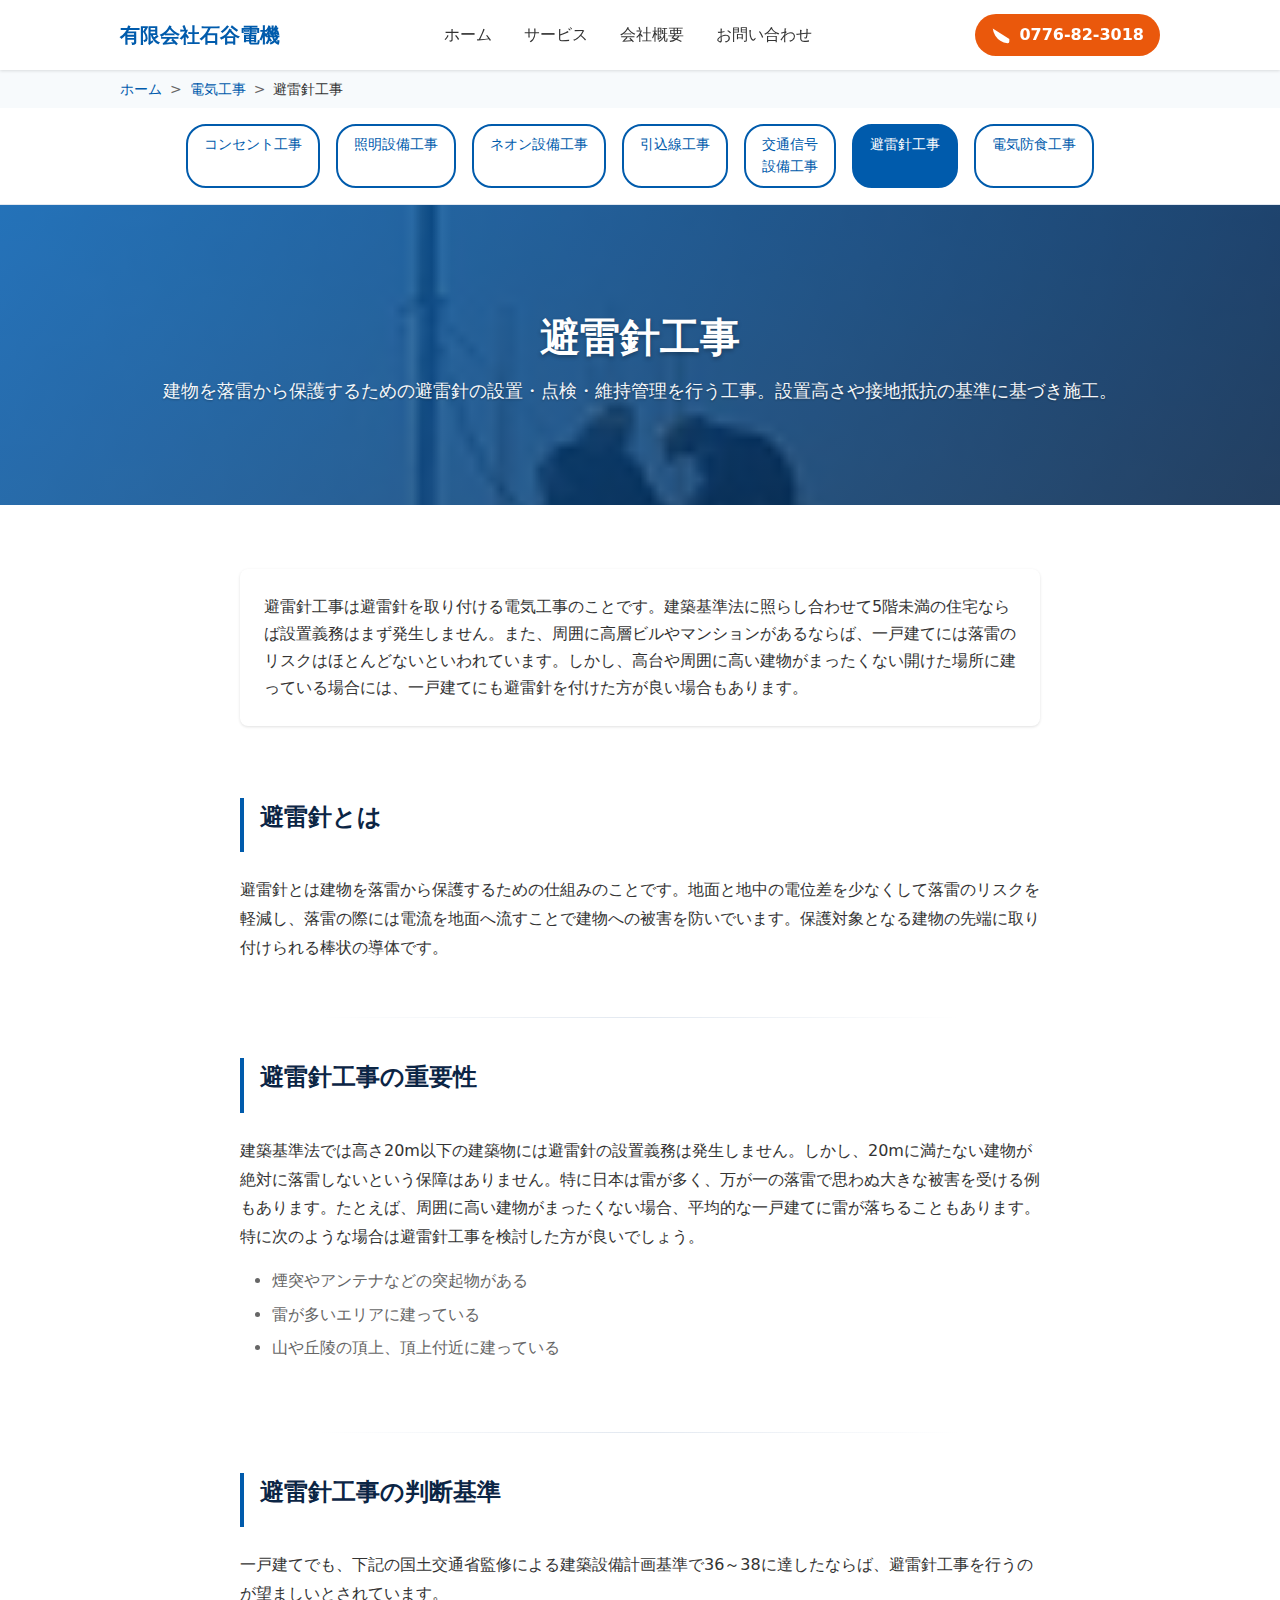
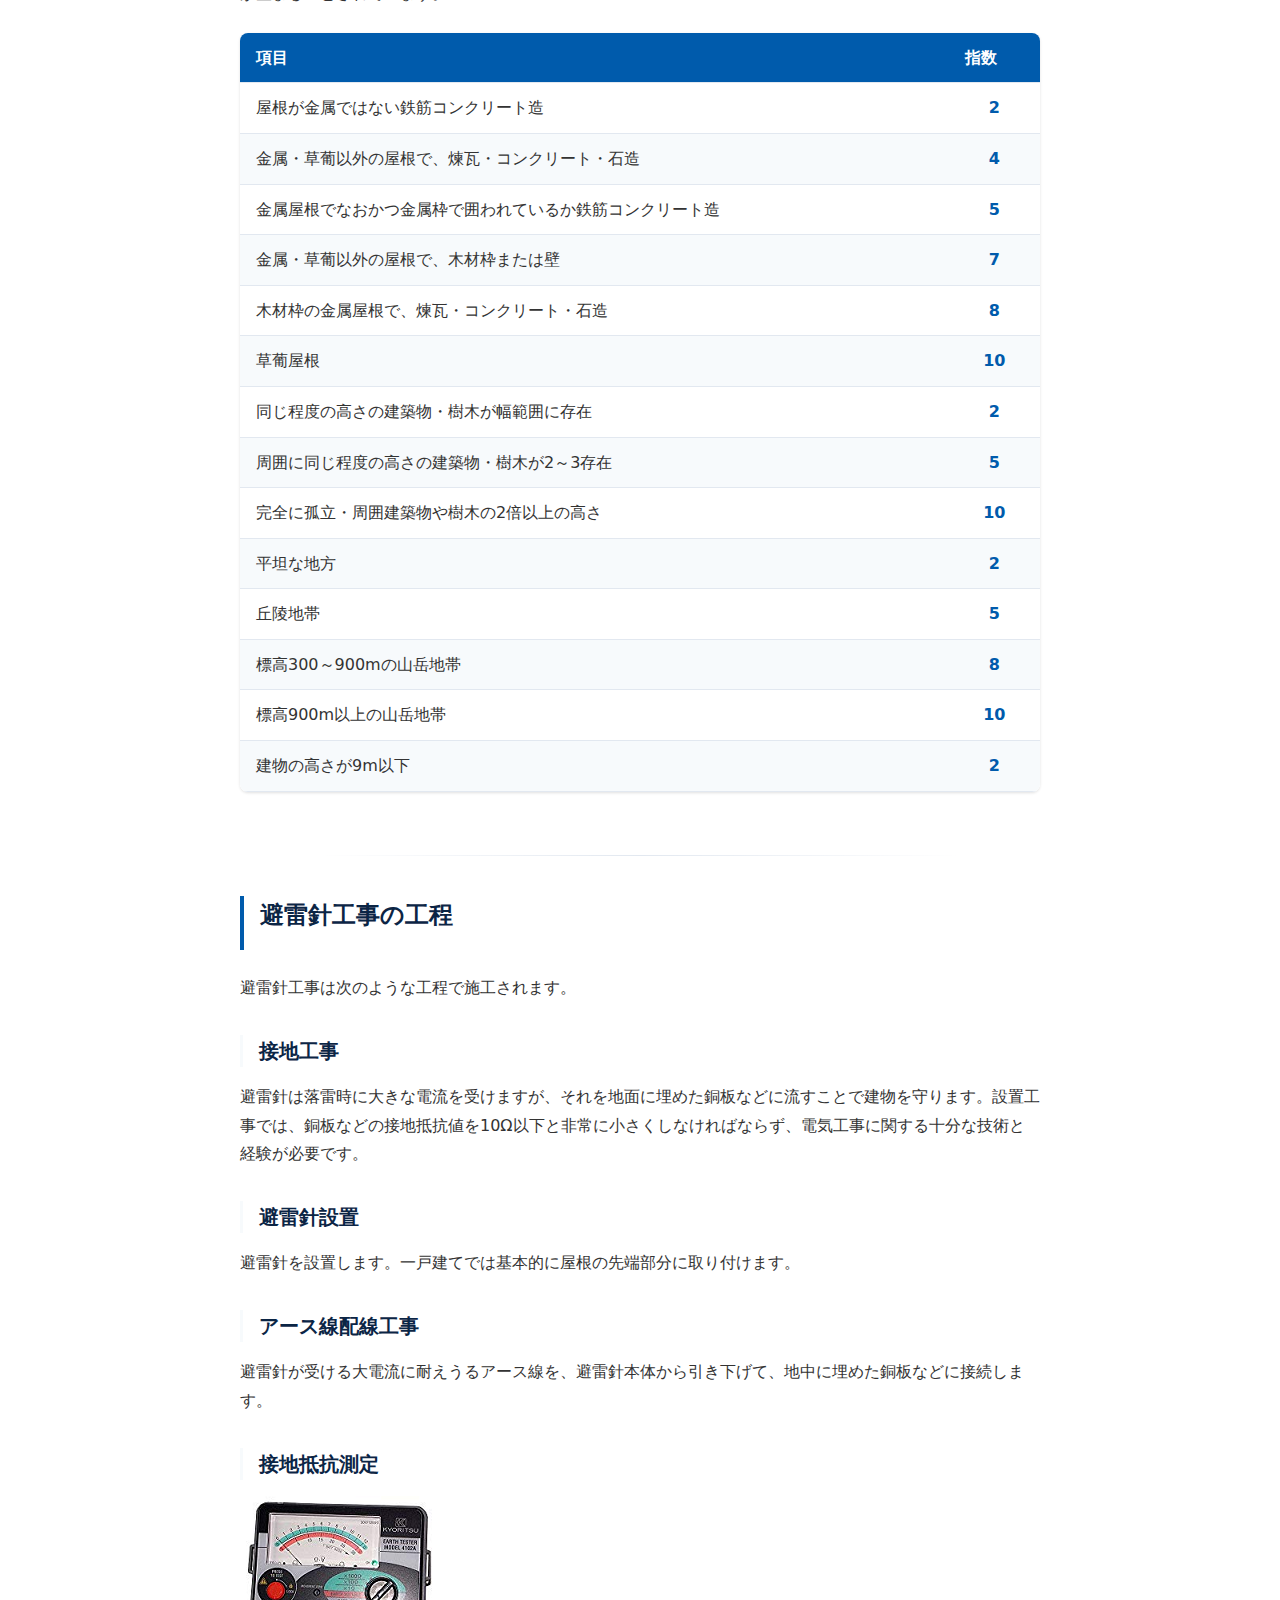
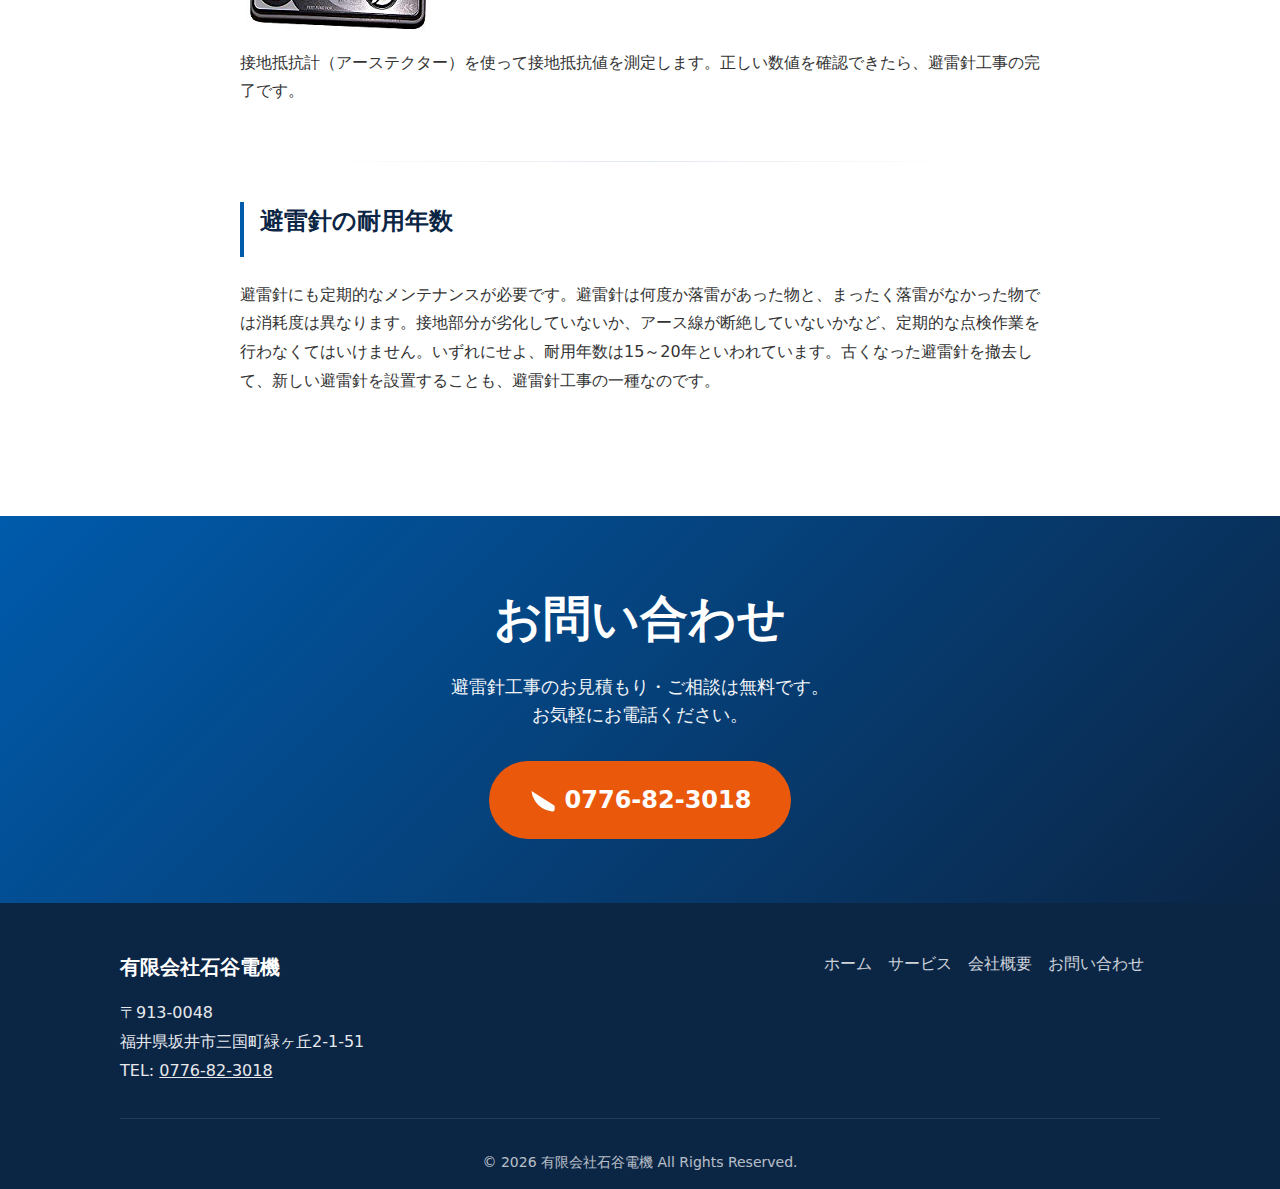
<file: service/lightning-protection.html>
<!DOCTYPE html>
<html lang="ja">
<head>
    <meta charset="UTF-8">
    <meta name="viewport" content="width=device-width, initial-scale=1.0">
    <title>避雷針工事 | 有限会社石谷電機</title>
    <meta name="description" content="有限会社石谷電機の避雷針工事。建物を落雷から保護するための避雷針の設置・点検・維持管理を行う工事。設置高さや接地抵抗の基準に基づき施工。">
    
    <!-- OGP -->
    <meta property="og:title" content="避雷針工事 | 有限会社石谷電機">
    <meta property="og:description" content="建物を落雷から保護するための避雷針の設置・点検・維持管理を行う工事。">
    <meta property="og:type" content="website">
    <meta property="og:locale" content="ja_JP">
    <meta property="og:site_name" content="有限会社石谷電機">
    
    <!-- Twitter Card -->
    <meta name="twitter:card" content="summary_large_image">
    <meta name="twitter:title" content="避雷針工事 | 有限会社石谷電機">
    <meta name="twitter:description" content="建物を落雷から保護するための避雷針の設置・点検・維持管理を行う工事。">
    
    <link rel="stylesheet" href="../styles.css">
</head>
<body>
    <!-- ヘッダー -->
    <header class="header" id="header">
        <div class="header__container">
            <div class="header__logo">
                <a href="../index.html">有限会社石谷電機</a>
            </div>
            <nav class="header__nav" id="nav">
                <ul class="header__nav-list">
                    <li><a href="../index.html">ホーム</a></li>
                    <li><a href="../services.html">サービス</a></li>
                    <li><a href="../company.html">会社概要</a></li>
                    <li><a href="../index.html#contact">お問い合わせ</a></li>
                </ul>
            </nav>
            <div class="header__cta">
                <a href="tel:0776823018" class="header__tel-btn">
                    <svg class="icon-tel" width="20" height="20" viewBox="0 0 24 24" fill="none" xmlns="http://www.w3.org/2000/svg">
                        <path d="M22 16.92v3a2 2 0 01-2.18 2 19.79 19.79 0 01-8.63-3.07 19.5 19.5 0 01-6-6 19.79 19.79 0 01-3.07-8.67A2 2 0 714.11 2h3a2 2 0 012 1.72 12.84 12.84 0 00.7 2.81 2 2 0 01-.45 2.11L8.09 9.91a16 16 0 006 6l1.27-1.27a2 2 0 012.11-.45 12.84 12.84 0 002.81.7A2 2 0 0722 16.92z" fill="currentColor"/>
                    </svg>
                    <span class="header__tel-number">0776-82-3018</span>
                </a>
            </div>
            <button class="header__menu-toggle" id="menuToggle" aria-label="メニューを開く">
                <span></span>
                <span></span>
                <span></span>
            </button>
        </div>
    </header>

    <!-- パンくずリスト -->
    <nav class="breadcrumb" aria-label="パンくずリスト">
        <div class="container">
            <ol class="breadcrumb__list">
                <li><a href="../index.html">ホーム</a></li>
                <li><a href="../services.html">電気工事</a></li>
                <li aria-current="page">避雷針工事</li>
            </ol>
        </div>
    </nav>

    <!-- メイン -->
    <main>
        <!-- サービスナビゲーション -->
        <section class="service-nav">
            <div class="container">
                <div class="service-nav__links">
                    <a href="outlet.html" class="service-nav__link">コンセント工事</a>
                    <a href="lighting.html" class="service-nav__link">照明設備工事</a>
                    <a href="neon.html" class="service-nav__link">ネオン設備工事</a>
                    <a href="drop-line.html" class="service-nav__link">引込線工事</a>
                    <a href="traffic-signal.html" class="service-nav__link">交通信号<br>設備工事</a>
                    <a href="lightning-protection.html" class="service-nav__link active">避雷針工事</a>
                    <a href="corrosion-protection.html" class="service-nav__link">電気防食工事</a>
                </div>
            </div>
        </section>

        <!-- ページヘッダー -->
        <section class="page-header page-header--hero">
            <div class="page-header__bg" style="background-image: url('../assets/img/services/lightning-protection.jpg');"></div>
            <div class="page-header__overlay"></div>
            <div class="container">
                <div class="page-header__content">
                    <h1 class="page-header__title">避雷針工事</h1>
                    <p class="page-header__desc">建物を落雷から保護するための避雷針の設置・点検・維持管理を行う工事。設置高さや接地抵抗の基準に基づき施工。</p>
                </div>
            </div>
        </section>

        <!-- サービス詳細 -->
        <section class="service-detail">
            <div class="container">
                <div class="service-detail__content">
                    <div class="service-detail__intro">
                        <p>避雷針工事は避雷針を取り付ける電気工事のことです。建築基準法に照らし合わせて5階未満の住宅ならば設置義務はまず発生しません。また、周囲に高層ビルやマンションがあるならば、一戸建てには落雷のリスクはほとんどないといわれています。しかし、高台や周囲に高い建物がまったくない開けた場所に建っている場合には、一戸建てにも避雷針を付けた方が良い場合もあります。</p>
                    </div>

                    <div class="service-detail__body">
                        <div class="service-detail__section">
                            <h2>避雷針とは</h2>
                            <p>避雷針とは建物を落雷から保護するための仕組みのことです。地面と地中の電位差を少なくして落雷のリスクを軽減し、落雷の際には電流を地面へ流すことで建物への被害を防いでいます。保護対象となる建物の先端に取り付けられる棒状の導体です。</p>
                        </div>

                        <div class="service-detail__section">
                            <h2>避雷針工事の重要性</h2>
                            <p>建築基準法では高さ20m以下の建築物には避雷針の設置義務は発生しません。しかし、20mに満たない建物が絶対に落雷しないという保障はありません。特に日本は雷が多く、万が一の落雷で思わぬ大きな被害を受ける例もあります。たとえば、周囲に高い建物がまったくない場合、平均的な一戸建てに雷が落ちることもあります。特に次のような場合は避雷針工事を検討した方が良いでしょう。</p>
                            <ul>
                                <li>煙突やアンテナなどの突起物がある</li>
                                <li>雷が多いエリアに建っている</li>
                                <li>山や丘陵の頂上、頂上付近に建っている</li>
                            </ul>
                        </div>

                        <div class="service-detail__section">
                            <h2>避雷針工事の判断基準</h2>
                            <p>一戸建てでも、下記の国土交通省監修による建築設備計画基準で36～38に達したならば、避雷針工事を行うのが望ましいとされています。</p>
                            
                            <div class="service-detail__table-wrapper">
                                <table class="service-detail__table">
                                    <thead>
                                        <tr>
                                            <th>項目</th>
                                            <th>指数</th>
                                        </tr>
                                    </thead>
                                    <tbody>
                                        <tr>
                                            <td>屋根が金属ではない鉄筋コンクリート造</td>
                                            <td>2</td>
                                        </tr>
                                        <tr>
                                            <td>金属・草葡以外の屋根で、煉瓦・コンクリート・石造</td>
                                            <td>4</td>
                                        </tr>
                                        <tr>
                                            <td>金属屋根でなおかつ金属枠で囲われているか鉄筋コンクリート造</td>
                                            <td>5</td>
                                        </tr>
                                        <tr>
                                            <td>金属・草葡以外の屋根で、木材枠または壁</td>
                                            <td>7</td>
                                        </tr>
                                        <tr>
                                            <td>木材枠の金属屋根で、煉瓦・コンクリート・石造</td>
                                            <td>8</td>
                                        </tr>
                                        <tr>
                                            <td>草葡屋根</td>
                                            <td>10</td>
                                        </tr>
                                        <tr>
                                            <td>同じ程度の高さの建築物・樹木が幅範囲に存在</td>
                                            <td>2</td>
                                        </tr>
                                        <tr>
                                            <td>周囲に同じ程度の高さの建築物・樹木が2～3存在</td>
                                            <td>5</td>
                                        </tr>
                                        <tr>
                                            <td>完全に孤立・周囲建築物や樹木の2倍以上の高さ</td>
                                            <td>10</td>
                                        </tr>
                                        <tr>
                                            <td>平坦な地方</td>
                                            <td>2</td>
                                        </tr>
                                        <tr>
                                            <td>丘陵地帯</td>
                                            <td>5</td>
                                        </tr>
                                        <tr>
                                            <td>標高300～900mの山岳地帯</td>
                                            <td>8</td>
                                        </tr>
                                        <tr>
                                            <td>標高900m以上の山岳地帯</td>
                                            <td>10</td>
                                        </tr>
                                        <tr>
                                            <td>建物の高さが9m以下</td>
                                            <td>2</td>
                                        </tr>
                                    </tbody>
                                </table>
                            </div>
                        </div>

                        <div class="service-detail__section">
                            <h2>避雷針工事の工程</h2>
                            <p>避雷針工事は次のような工程で施工されます。</p>

                            <h3>接地工事</h3>
                            <p>避雷針は落雷時に大きな電流を受けますが、それを地面に埋めた銅板などに流すことで建物を守ります。設置工事では、銅板などの接地抵抗値を10Ω以下と非常に小さくしなければならず、電気工事に関する十分な技術と経験が必要です。</p>

                            <h3>避雷針設置</h3>
                            <p>避雷針を設置します。一戸建てでは基本的に屋根の先端部分に取り付けます。</p>

                            <h3>アース線配線工事</h3>
                            <p>避雷針が受ける大電流に耐えうるアース線を、避雷針本体から引き下げて、地中に埋めた銅板などに接続します。</p>

                            <h3>接地抵抗測定</h3>
                            <img src="../assets/img/services/lightning-resistance-meter.jpg" alt="接地抵抗測定機" class="service-detail__inline-image">
                            <p>接地抵抗計（アーステクター）を使って接地抵抗値を測定します。正しい数値を確認できたら、避雷針工事の完了です。</p>
                        </div>

                        <div class="service-detail__section">
                            <h2>避雷針の耐用年数</h2>
                            <p>避雷針にも定期的なメンテナンスが必要です。避雷針は何度か落雷があった物と、まったく落雷がなかった物では消耗度は異なります。接地部分が劣化していないか、アース線が断絶していないかなど、定期的な点検作業を行わなくてはいけません。いずれにせよ、耐用年数は15～20年といわれています。古くなった避雷針を撤去して、新しい避雷針を設置することも、避雷針工事の一種なのです。</p>
                        </div>
                    </div>
                </div>
            </div>
        </section>

        <!-- お問い合わせ -->
        <section class="contact" id="contact">
            <div class="container">
                <h2 class="section-title">お問い合わせ</h2>
                <p class="contact__lead">避雷針工事のお見積もり・ご相談は無料です。<br>お気軽にお電話ください。</p>
                <div class="contact__cta">
                    <a href="tel:0776823018" class="btn btn--primary btn--xlarge">
                        <svg class="icon-tel" width="28" height="28" viewBox="0 0 24 24" fill="none" xmlns="http://www.w3.org/2000/svg">
                            <path d="M22 16.92v3a2 2 0 01-2.18 2 19.79 19.79 0 01-8.63-3.07 19.5 19.5 0 01-6-6 19.79 19.79 0 01-3.07-8.67A2 2 0 714.11 2h3a2 2 0 012 1.72 12.84 12.84 0 00.7 2.81 2 2 0 01-.45 2.11L8.09 9.91a16 16 0 006 6l1.27-1.27a2 2 0 012.11-.45 12.84 12.84 0 002.81.7A2 2 0 0722 16.92z" fill="currentColor"/>
                        </svg>
                        <span>
                            <strong>0776-82-3018</strong>
                            
                        </span>
                    </a>
                </div>
            </div>
        </section>
    </main>

    <!-- フッター -->
    <footer class="footer">
        <div class="container">
            <div class="footer__content">
                <div class="footer__company">
                    <h3 class="footer__title">有限会社石谷電機</h3>
                    <address class="footer__address">
                        〒913-0048<br>
                        福井県坂井市三国町緑ヶ丘2-1-51<br>
                        TEL: <a href="tel:0776823018">0776-82-3018</a>
                    </address>
                </div>
                <nav class="footer__nav">
                    <ul class="footer__nav-list">
                        <li><a href="../index.html">ホーム</a></li>
                        <li><a href="../services.html">サービス</a></li>
                        <li><a href="../company.html">会社概要</a></li>
                        <li><a href="../index.html#contact">お問い合わせ</a></li>
                    </ul>
                </nav>
            </div>
            <div class="footer__bottom">
                <p class="footer__copyright">&copy; 2024 有限会社石谷電機 All Rights Reserved.</p>
            </div>
        </div>
    </footer>

    <!-- スマホ固定TELバー -->
    <div class="mobile-tel-bar">
        <a href="tel:0776823018" class="mobile-tel-bar__link">
            <svg class="icon-tel" width="20" height="20" viewBox="0 0 24 24" fill="none" xmlns="http://www.w3.org/2000/svg">
                <path d="M22 16.92v3a2 2 0 01-2.18 2 19.79 19.79 0 01-8.63-3.07 19.5 19.5 0 01-6-6 19.79 19.79 0 01-3.07-8.67A2 2 0 714.11 2h3a2 2 0 012 1.72 12.84 12.84 0 00.7 2.81 2 2 0 01-.45 2.11L8.09 9.91a16 16 0 006 6l1.27-1.27a2 2 0 012.11-.45 12.84 12.84 0 002.81.7A2 2 0 0722 16.92z" fill="currentColor"/>
            </svg>
            <span>今すぐ電話する</span>
        </a>
    </div>

    <script src="../scripts.js"></script>
</body>
</html>
</file>
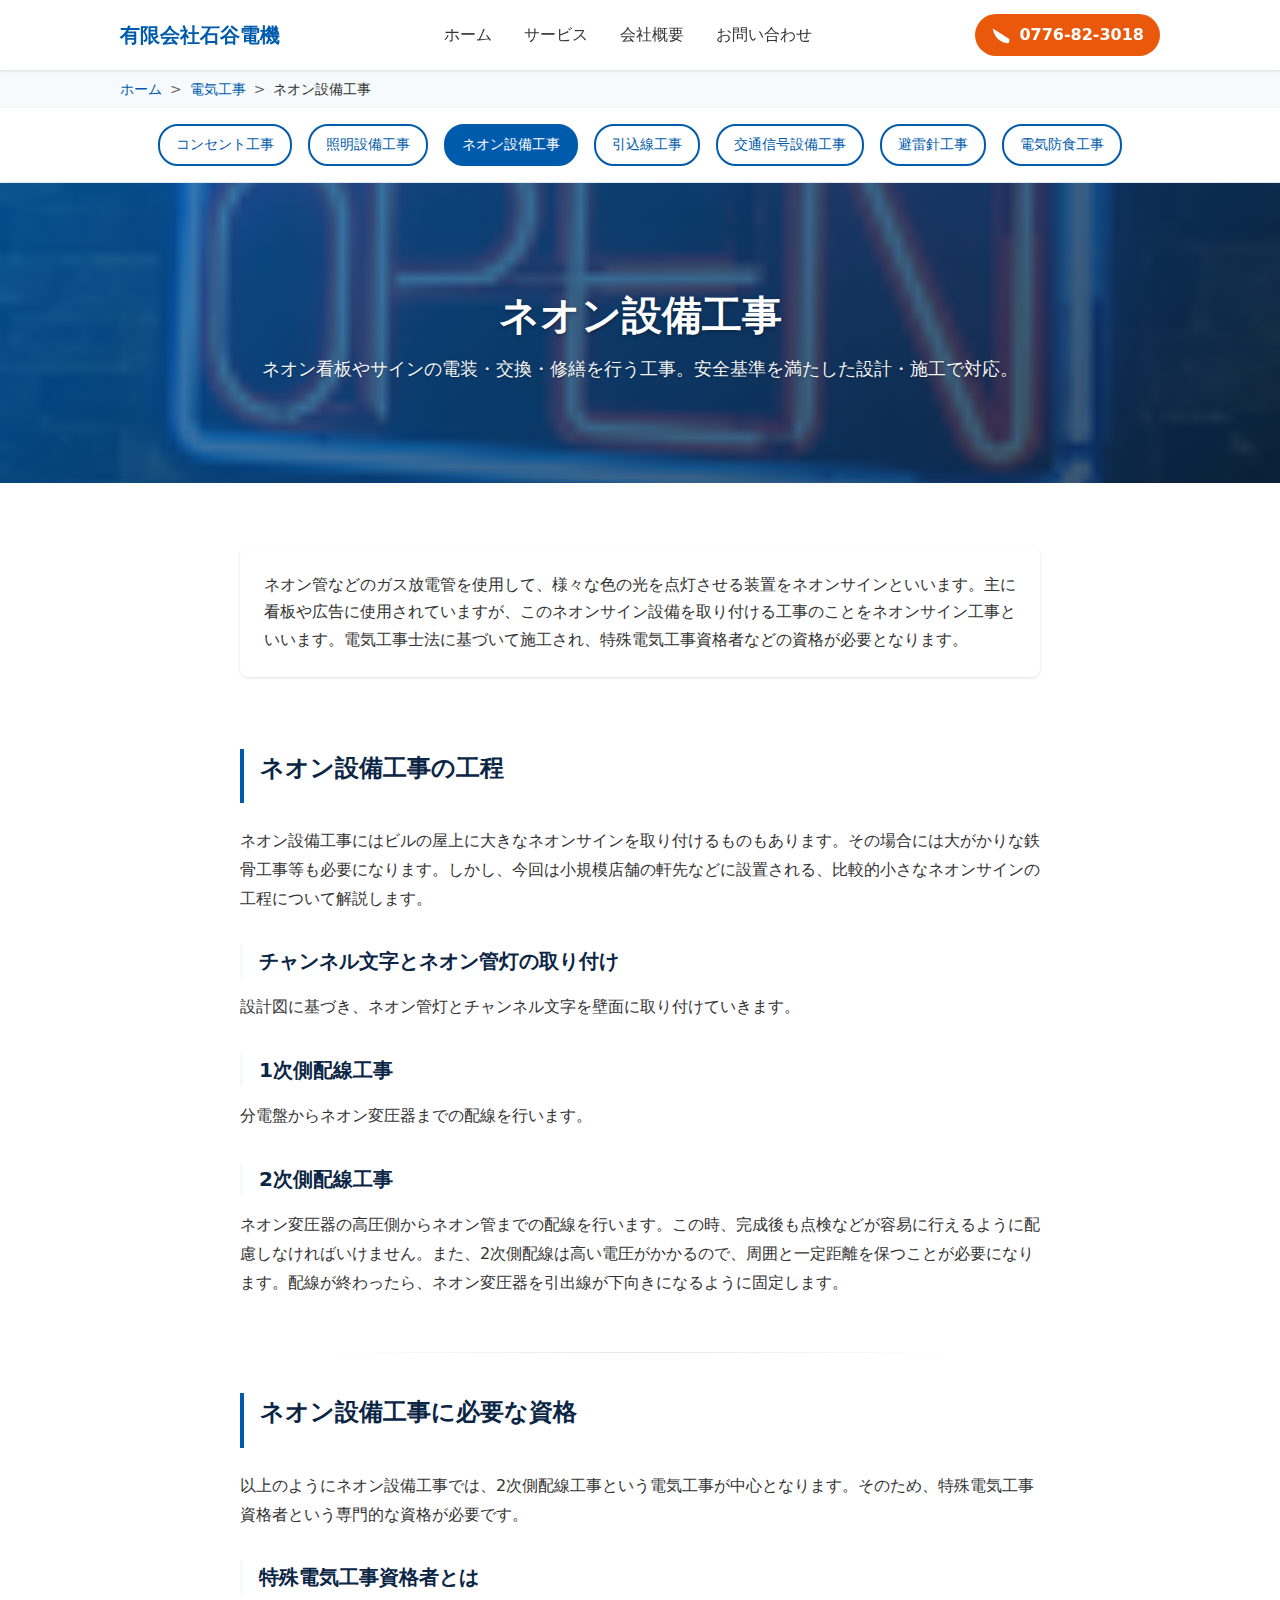
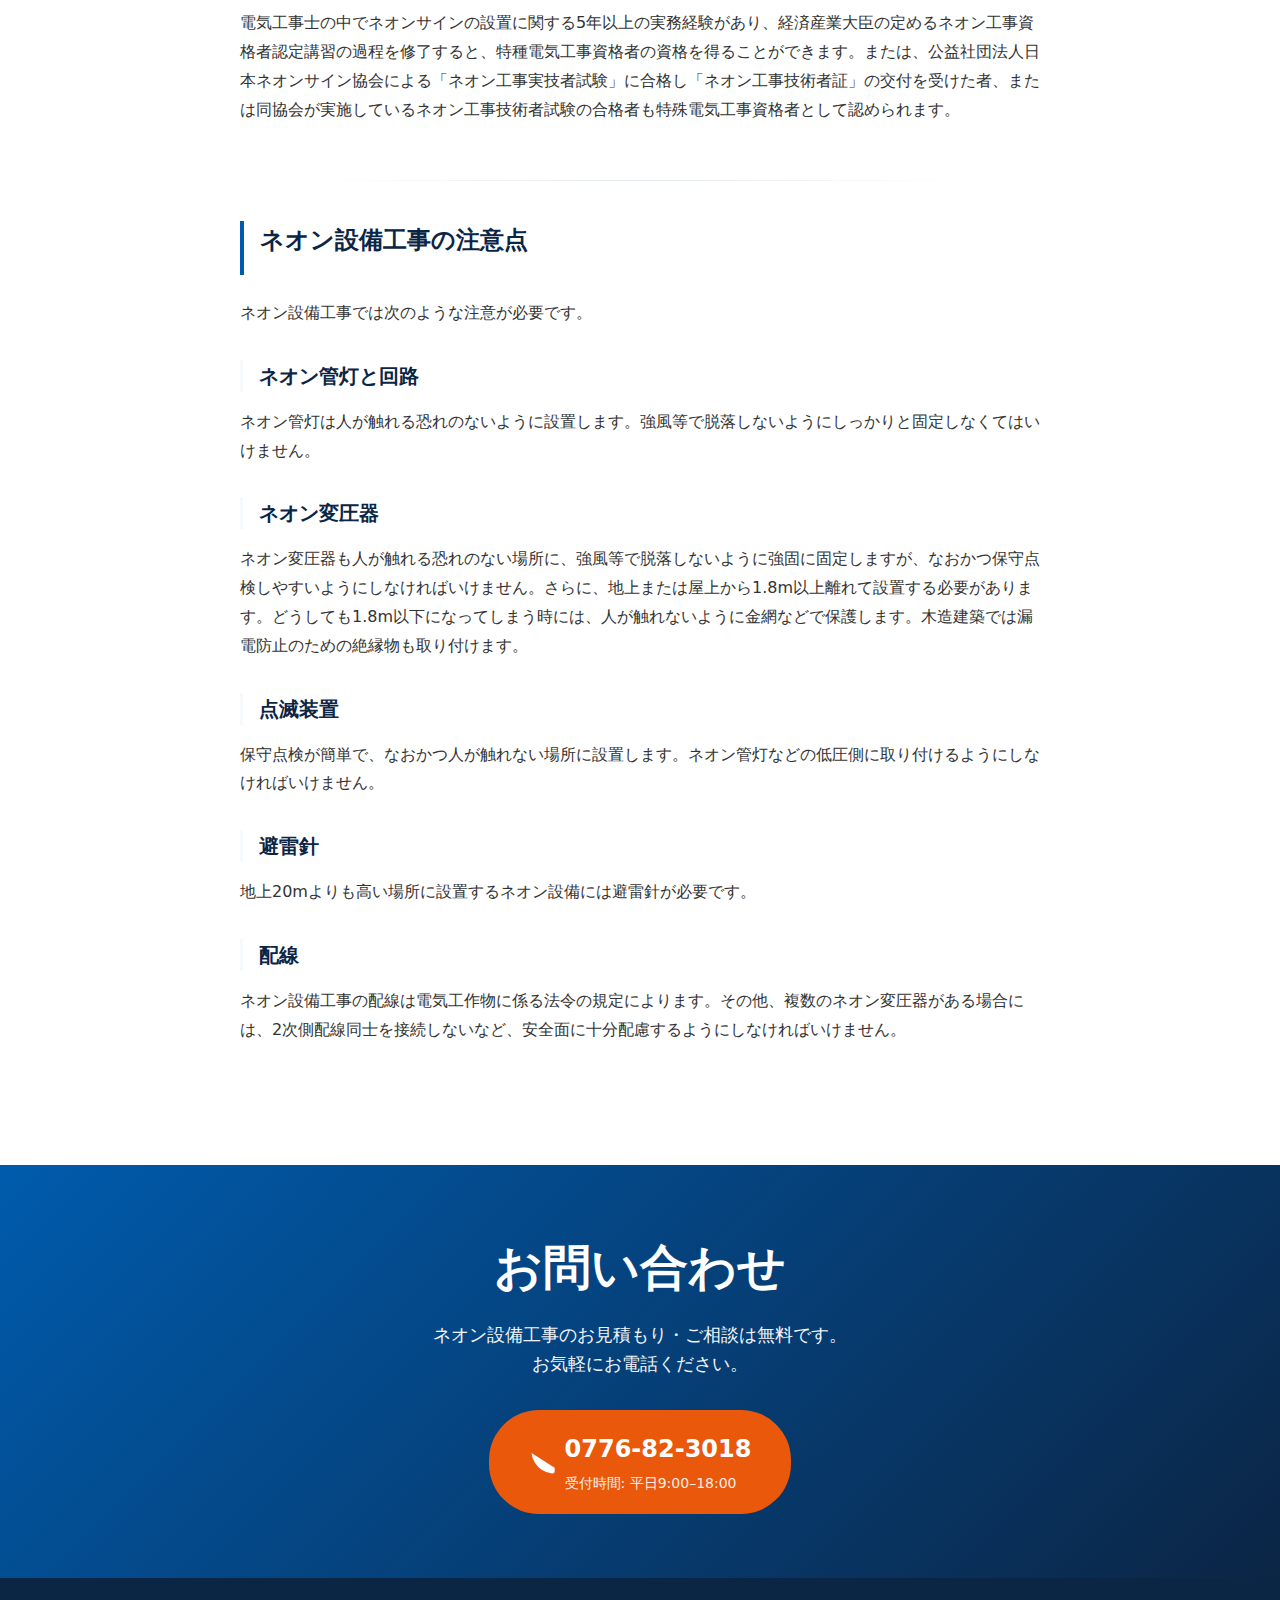
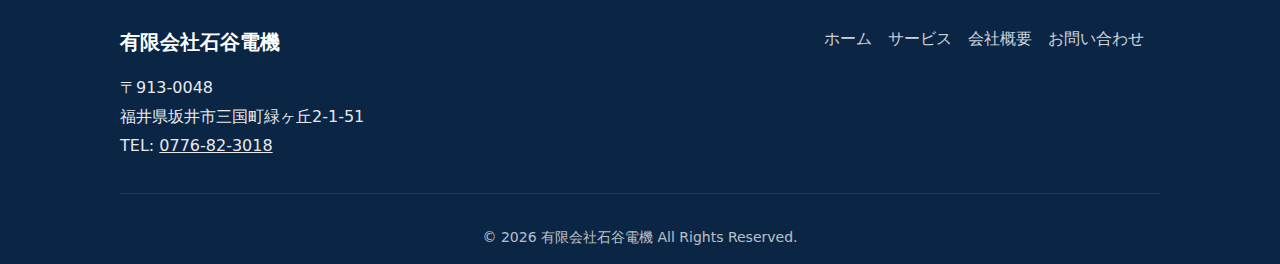
<file: service/neon.html>
<!DOCTYPE html>
<html lang="ja">
<head>
    <meta charset="UTF-8">
    <meta name="viewport" content="width=device-width, initial-scale=1.0">
    <title>ネオン設備工事 | 有限会社石谷電機</title>
    <meta name="description" content="有限会社石谷電機のネオン設備工事。ネオン看板やサインの電装・交換・修繕を行う工事。高圧電源を扱うため、安全基準を満たした設計・施工で対応。">
    
    <!-- OGP -->
    <meta property="og:title" content="ネオン設備工事 | 有限会社石谷電機">
    <meta property="og:description" content="ネオン看板やサインの電装・交換・修繕を行う工事。高圧電源対応。">
    <meta property="og:type" content="website">
    <meta property="og:locale" content="ja_JP">
    <meta property="og:site_name" content="有限会社石谷電機">
    
    <!-- Twitter Card -->
    <meta name="twitter:card" content="summary_large_image">
    <meta name="twitter:title" content="ネオン設備工事 | 有限会社石谷電機">
    <meta name="twitter:description" content="ネオン看板やサインの電装・交換・修繕を行う工事。高圧電源対応。">
    
    <link rel="stylesheet" href="../styles.css">
</head>
<body>
    <!-- ヘッダー -->
    <header class="header" id="header">
        <div class="header__container">
            <div class="header__logo">
                <a href="../index.html">有限会社石谷電機</a>
            </div>
            <nav class="header__nav" id="nav">
                <ul class="header__nav-list">
                    <li><a href="../index.html">ホーム</a></li>
                    <li><a href="../services.html">サービス</a></li>
                    <li><a href="../company.html">会社概要</a></li>
                    <li><a href="../index.html#contact">お問い合わせ</a></li>
                </ul>
            </nav>
            <div class="header__cta">
                <a href="tel:0776823018" class="header__tel-btn">
                    <svg class="icon-tel" width="20" height="20" viewBox="0 0 24 24" fill="none" xmlns="http://www.w3.org/2000/svg">
                        <path d="M22 16.92v3a2 2 0 01-2.18 2 19.79 19.79 0 01-8.63-3.07 19.5 19.5 0 01-6-6 19.79 19.79 0 01-3.07-8.67A2 2 0 714.11 2h3a2 2 0 012 1.72 12.84 12.84 0 00.7 2.81 2 2 0 01-.45 2.11L8.09 9.91a16 16 0 006 6l1.27-1.27a2 2 0 012.11-.45 12.84 12.84 0 002.81.7A2 2 0 0722 16.92z" fill="currentColor"/>
                    </svg>
                    <span class="header__tel-number">0776-82-3018</span>
                </a>
            </div>
            <button class="header__menu-toggle" id="menuToggle" aria-label="メニューを開く">
                <span></span>
                <span></span>
                <span></span>
            </button>
        </div>
    </header>

    <!-- パンくずリスト -->
    <nav class="breadcrumb" aria-label="パンくずリスト">
        <div class="container">
            <ol class="breadcrumb__list">
                <li><a href="../index.html">ホーム</a></li>
                <li><a href="../services.html">電気工事</a></li>
                <li aria-current="page">ネオン設備工事</li>
            </ol>
        </div>
    </nav>

    <!-- メイン -->
    <main>
        <!-- サービスナビゲーション -->
        <section class="service-nav">
            <div class="container">
                <div class="service-nav__links">
                    <a href="outlet.html" class="service-nav__link">コンセント工事</a>
                    <a href="lighting.html" class="service-nav__link">照明設備工事</a>
                    <a href="neon.html" class="service-nav__link active">ネオン設備工事</a>
                    <a href="drop-line.html" class="service-nav__link">引込線工事</a>
                    <a href="traffic-signal.html" class="service-nav__link">交通信号設備工事</a>
                    <a href="lightning-protection.html" class="service-nav__link">避雷針工事</a>
                    <a href="corrosion-protection.html" class="service-nav__link">電気防食工事</a>
                </div>
            </div>
        </section>

        <!-- ページヘッダー -->
        <section class="page-header page-header--hero">
            <div class="page-header__bg" style="background-image: url('../assets/img/services/neon.jpg');"></div>
            <div class="page-header__overlay"></div>
            <div class="container">
                <div class="page-header__content">
                    <h1 class="page-header__title">ネオン設備工事</h1>
                    <p class="page-header__desc">ネオン看板やサインの電装・交換・修繕を行う工事。安全基準を満たした設計・施工で対応。</p>
                </div>
            </div>
        </section>

        <!-- サービス詳細 -->
        <section class="service-detail">
            <div class="container">
                <div class="service-detail__content">
                    <div class="service-detail__intro">
                        <p>ネオン管などのガス放電管を使用して、様々な色の光を点灯させる装置をネオンサインといいます。主に看板や広告に使用されていますが、このネオンサイン設備を取り付ける工事のことをネオンサイン工事といいます。電気工事士法に基づいて施工され、特殊電気工事資格者などの資格が必要となります。</p>
                    </div>

                    <div class="service-detail__body">
                        <div class="service-detail__section">
                            <h2>ネオン設備工事の工程</h2>
                            <p>ネオン設備工事にはビルの屋上に大きなネオンサインを取り付けるものもあります。その場合には大がかりな鉄骨工事等も必要になります。しかし、今回は小規模店舗の軒先などに設置される、比較的小さなネオンサインの工程について解説します。</p>

                            <h3>チャンネル文字とネオン管灯の取り付け</h3>
                            <p>設計図に基づき、ネオン管灯とチャンネル文字を壁面に取り付けていきます。</p>

                            <h3>1次側配線工事</h3>
                            <p>分電盤からネオン変圧器までの配線を行います。</p>

                            <h3>2次側配線工事</h3>
                            <p>ネオン変圧器の高圧側からネオン管までの配線を行います。この時、完成後も点検などが容易に行えるように配慮しなければいけません。また、2次側配線は高い電圧がかかるので、周囲と一定距離を保つことが必要になります。配線が終わったら、ネオン変圧器を引出線が下向きになるように固定します。</p>
                        </div>

                        <div class="service-detail__section">
                            <h2>ネオン設備工事に必要な資格</h2>
                            <p>以上のようにネオン設備工事では、2次側配線工事という電気工事が中心となります。そのため、特殊電気工事資格者という専門的な資格が必要です。</p>

                            <h3>特殊電気工事資格者とは</h3>
                            <p>電気工事士の中でネオンサインの設置に関する5年以上の実務経験があり、経済産業大臣の定めるネオン工事資格者認定講習の過程を修了すると、特種電気工事資格者の資格を得ることができます。または、公益社団法人日本ネオンサイン協会による「ネオン工事実技者試験」に合格し「ネオン工事技術者証」の交付を受けた者、または同協会が実施しているネオン工事技術者試験の合格者も特殊電気工事資格者として認められます。</p>
                        </div>

                        <div class="service-detail__section">
                            <h2>ネオン設備工事の注意点</h2>
                            <p>ネオン設備工事では次のような注意が必要です。</p>

                            <h3>ネオン管灯と回路</h3>
                            <p>ネオン管灯は人が触れる恐れのないように設置します。強風等で脱落しないようにしっかりと固定しなくてはいけません。</p>

                            <h3>ネオン変圧器</h3>
                            <p>ネオン変圧器も人が触れる恐れのない場所に、強風等で脱落しないように強固に固定しますが、なおかつ保守点検しやすいようにしなければいけません。さらに、地上または屋上から1.8m以上離れて設置する必要があります。どうしても1.8m以下になってしまう時には、人が触れないように金網などで保護します。木造建築では漏電防止のための絶縁物も取り付けます。</p>

                            <h3>点滅装置</h3>
                            <p>保守点検が簡単で、なおかつ人が触れない場所に設置します。ネオン管灯などの低圧側に取り付けるようにしなければいけません。</p>

                            <h3>避雷針</h3>
                            <p>地上20mよりも高い場所に設置するネオン設備には避雷針が必要です。</p>

                            <h3>配線</h3>
                            <p>ネオン設備工事の配線は電気工作物に係る法令の規定によります。その他、複数のネオン変圧器がある場合には、2次側配線同士を接続しないなど、安全面に十分配慮するようにしなければいけません。</p>
                        </div>
                    </div>
                </div>
            </div>
        </section>

        <!-- お問い合わせ -->
        <section class="contact" id="contact">
            <div class="container">
                <h2 class="section-title">お問い合わせ</h2>
                <p class="contact__lead">ネオン設備工事のお見積もり・ご相談は無料です。<br>お気軽にお電話ください。</p>
                <div class="contact__cta">
                    <a href="tel:0776823018" class="btn btn--primary btn--xlarge">
                        <svg class="icon-tel" width="28" height="28" viewBox="0 0 24 24" fill="none" xmlns="http://www.w3.org/2000/svg">
                            <path d="M22 16.92v3a2 2 0 01-2.18 2 19.79 19.79 0 01-8.63-3.07 19.5 19.5 0 01-6-6 19.79 19.79 0 01-3.07-8.67A2 2 0 714.11 2h3a2 2 0 012 1.72 12.84 12.84 0 00.7 2.81 2 2 0 01-.45 2.11L8.09 9.91a16 16 0 006 6l1.27-1.27a2 2 0 012.11-.45 12.84 12.84 0 002.81.7A2 2 0 0722 16.92z" fill="currentColor"/>
                        </svg>
                        <span>
                            <strong>0776-82-3018</strong>
                            <small>受付時間: 平日9:00–18:00</small>
                        </span>
                    </a>
                </div>
            </div>
        </section>
    </main>

    <!-- フッター -->
    <footer class="footer">
        <div class="container">
            <div class="footer__content">
                <div class="footer__company">
                    <h3 class="footer__title">有限会社石谷電機</h3>
                    <address class="footer__address">
                        〒913-0048<br>
                        福井県坂井市三国町緑ヶ丘2-1-51<br>
                        TEL: <a href="tel:0776823018">0776-82-3018</a>
                    </address>
                </div>
                <nav class="footer__nav">
                    <ul class="footer__nav-list">
                        <li><a href="../index.html">ホーム</a></li>
                        <li><a href="../services.html">サービス</a></li>
                        <li><a href="../company.html">会社概要</a></li>
                        <li><a href="../index.html#contact">お問い合わせ</a></li>
                    </ul>
                </nav>
            </div>
            <div class="footer__bottom">
                <p class="footer__copyright">&copy; 2024 有限会社石谷電機 All Rights Reserved.</p>
            </div>
        </div>
    </footer>

    <!-- スマホ固定TELバー -->
    <div class="mobile-tel-bar">
        <a href="tel:0776823018" class="mobile-tel-bar__link">
            <svg class="icon-tel" width="20" height="20" viewBox="0 0 24 24" fill="none" xmlns="http://www.w3.org/2000/svg">
                <path d="M22 16.92v3a2 2 0 01-2.18 2 19.79 19.79 0 01-8.63-3.07 19.5 19.5 0 01-6-6 19.79 19.79 0 01-3.07-8.67A2 2 0 714.11 2h3a2 2 0 012 1.72 12.84 12.84 0 00.7 2.81 2 2 0 01-.45 2.11L8.09 9.91a16 16 0 006 6l1.27-1.27a2 2 0 012.11-.45 12.84 12.84 0 002.81.7A2 2 0 0722 16.92z" fill="currentColor"/>
            </svg>
            <span>今すぐ電話する</span>
        </a>
    </div>

    <script src="../scripts.js"></script>
</body>
</html>
</file>
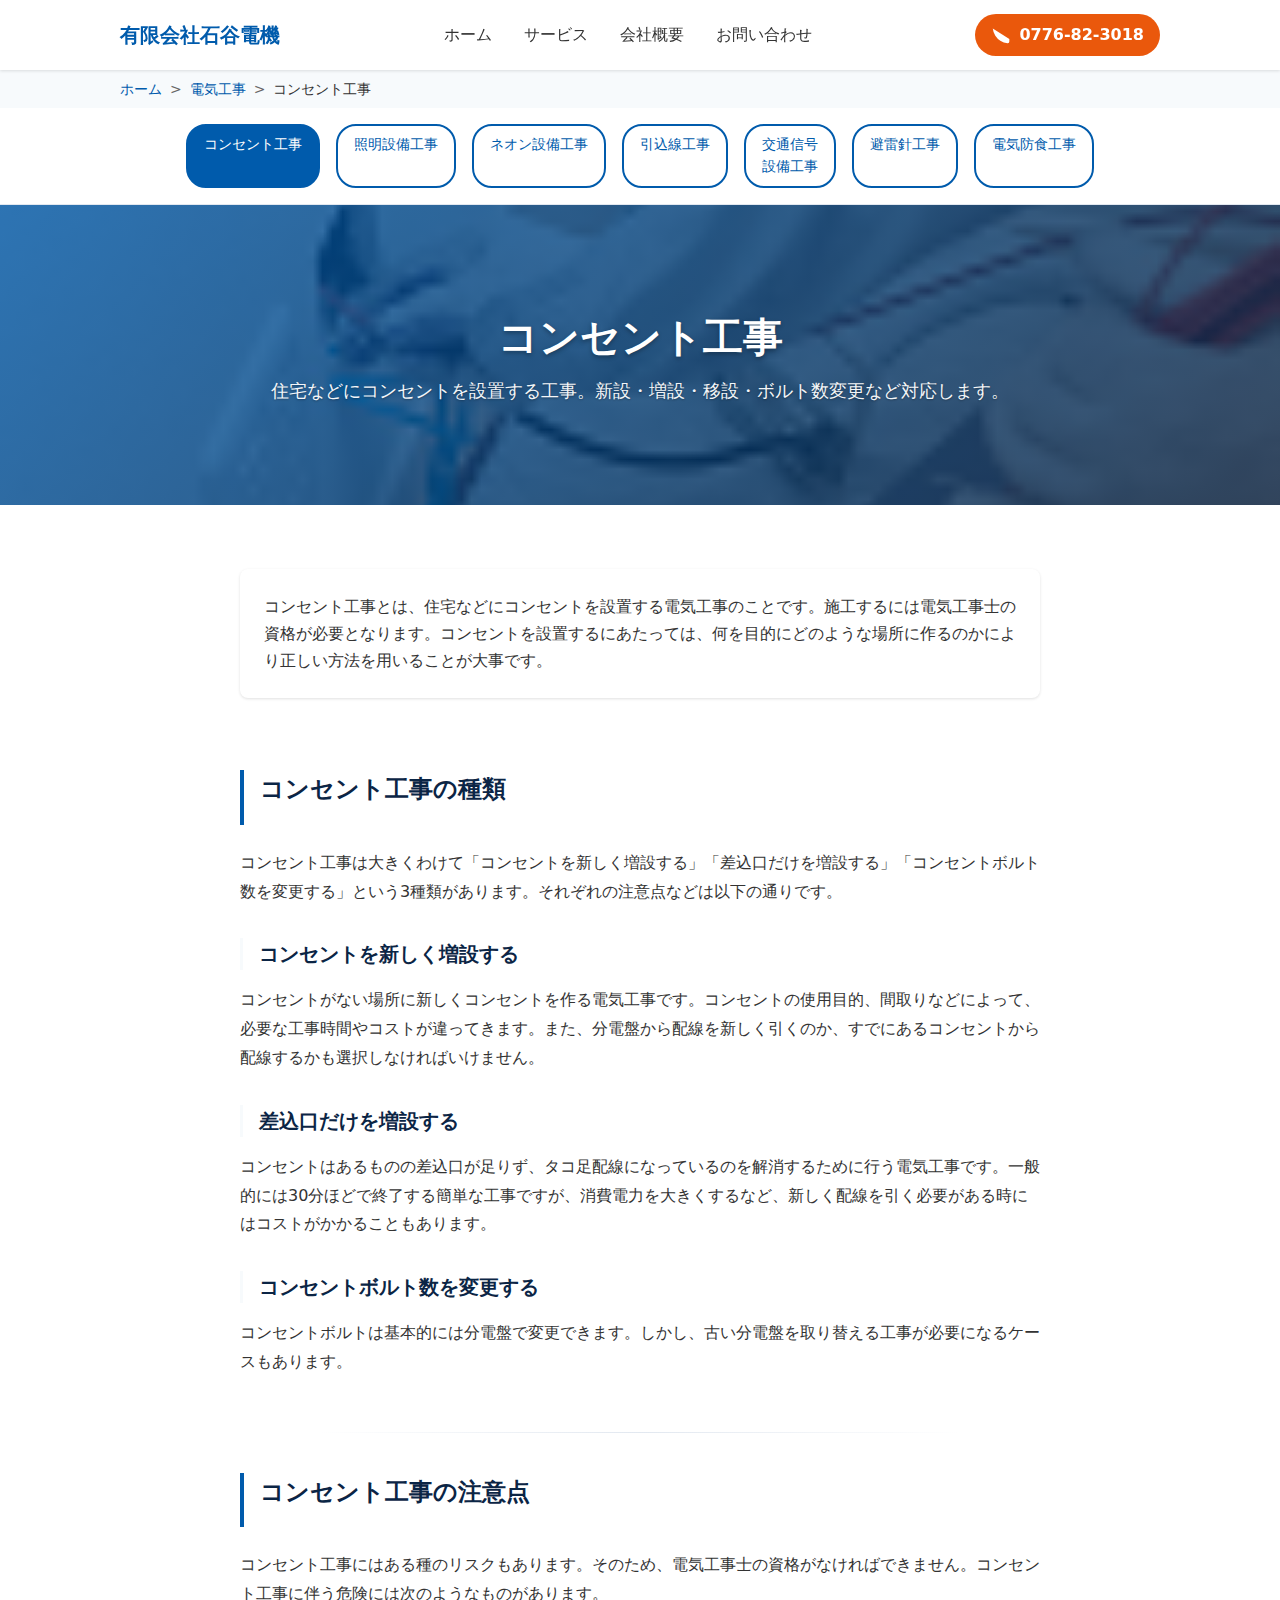
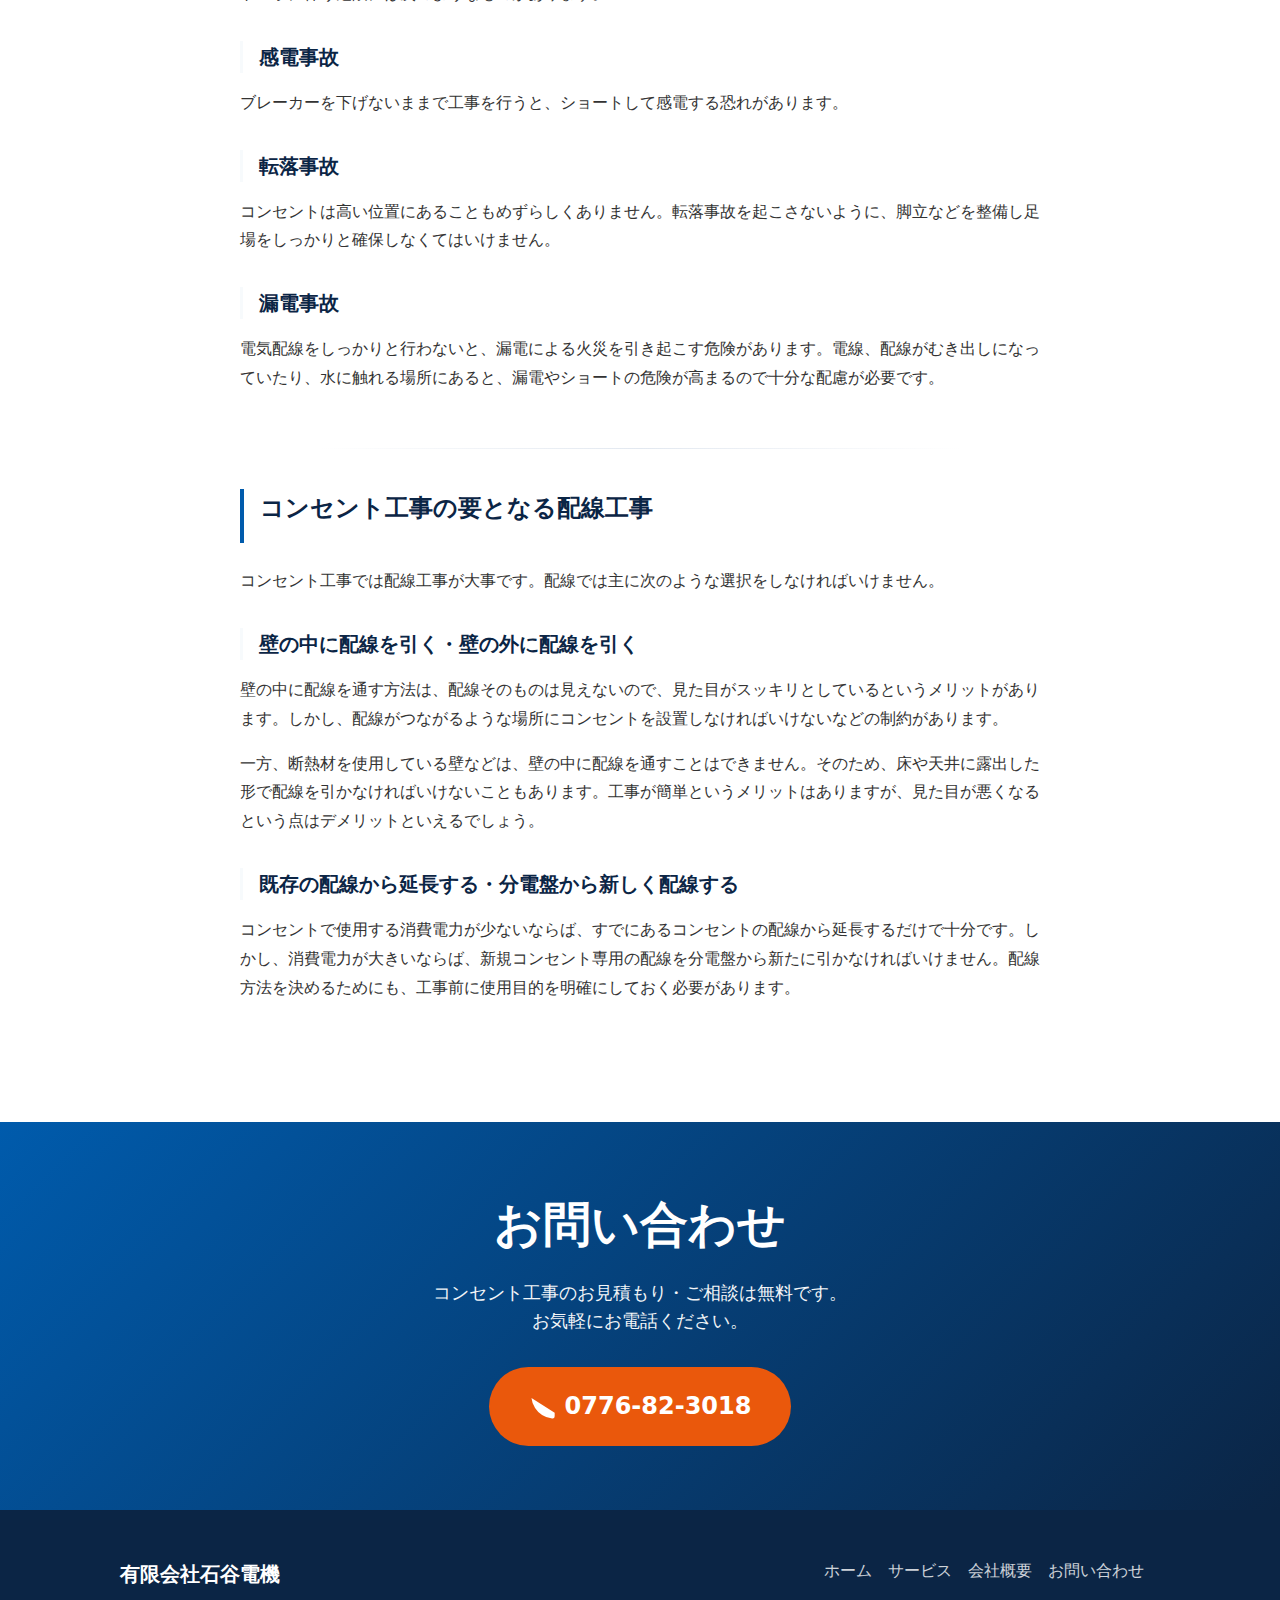
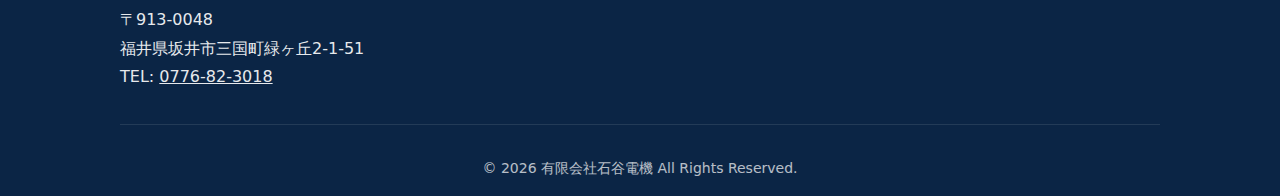
<file: service/outlet.html>
<!DOCTYPE html>
<html lang="ja">
<head>
    <meta charset="UTF-8">
    <meta name="viewport" content="width=device-width, initial-scale=1.0">
    <title>コンセント工事 | 有限会社石谷電機</title>
    <meta name="description" content="有限会社石谷電機のコンセント工事。新設・増設・移設・ボルト数変更など、住宅のコンセント工事に対応。電気工事士の資格を持つスタッフが安全に施工いたします。">
    
    <!-- OGP -->
    <meta property="og:title" content="コンセント工事 | 有限会社石谷電機">
    <meta property="og:description" content="住宅などにコンセントを設置する工事。新設・増設・移設・ボルト数変更など対応。">
    <meta property="og:type" content="website">
    <meta property="og:locale" content="ja_JP">
    <meta property="og:site_name" content="有限会社石谷電機">
    
    <!-- Twitter Card -->
    <meta name="twitter:card" content="summary_large_image">
    <meta name="twitter:title" content="コンセント工事 | 有限会社石谷電機">
    <meta name="twitter:description" content="住宅などにコンセントを設置する工事。新設・増設・移設・ボルト数変更など対応。">
    <meta name="twitter:image" content="../assets/main/main.jpg">
    
    <!-- OG Image -->
    <meta property="og:image" content="../assets/main/main.jpg">
    <meta property="og:image:width" content="1200">
    <meta property="og:image:height" content="630">
    
    <!-- Favicon -->
    <link rel="icon" type="image/svg+xml" href="../favicon.svg">
    <link rel="apple-touch-icon" sizes="180x180" href="../apple-touch-icon.png">
    
    <link rel="stylesheet" href="../styles.css">
</head>
<body>
    <!-- ヘッダー -->
    <header class="header" id="header">
        <div class="header__container">
            <div class="header__logo">
                <a href="../index.html">有限会社石谷電機</a>
            </div>
            <nav class="header__nav" id="nav">
                <ul class="header__nav-list">
                    <li><a href="../index.html">ホーム</a></li>
                    <li><a href="../services.html">サービス</a></li>
                    <li><a href="../company.html">会社概要</a></li>
                    <li><a href="../index.html#contact">お問い合わせ</a></li>
                </ul>
            </nav>
            <div class="header__cta">
                <a href="tel:0776823018" class="header__tel-btn">
                    <svg class="icon-tel" width="20" height="20" viewBox="0 0 24 24" fill="none" xmlns="http://www.w3.org/2000/svg">
                        <path d="M22 16.92v3a2 2 0 01-2.18 2 19.79 19.79 0 01-8.63-3.07 19.5 19.5 0 01-6-6 19.79 19.79 0 01-3.07-8.67A2 2 0 714.11 2h3a2 2 0 012 1.72 12.84 12.84 0 00.7 2.81 2 2 0 01-.45 2.11L8.09 9.91a16 16 0 006 6l1.27-1.27a2 2 0 012.11-.45 12.84 12.84 0 002.81.7A2 2 0 0122 16.92z" fill="currentColor"/>
                    </svg>
                    <span class="header__tel-number">0776-82-3018</span>
                </a>
            </div>
            <button class="header__menu-toggle" id="menuToggle" aria-label="メニューを開く">
                <span></span>
                <span></span>
                <span></span>
            </button>
        </div>
    </header>

    <!-- パンくずリスト -->
    <nav class="breadcrumb" aria-label="パンくずリスト">
        <div class="container">
            <ol class="breadcrumb__list">
                <li><a href="../index.html">ホーム</a></li>
                <li><a href="../services.html">電気工事</a></li>
                <li aria-current="page">コンセント工事</li>
            </ol>
        </div>
    </nav>

    <!-- メイン -->
    <main>
        <!-- サービスナビゲーション -->
        <section class="service-nav">
            <div class="container">
                <div class="service-nav__links">
                    <a href="outlet.html" class="service-nav__link active">コンセント工事</a>
                    <a href="lighting.html" class="service-nav__link">照明設備工事</a>
                    <a href="neon.html" class="service-nav__link">ネオン設備工事</a>
                    <a href="drop-line.html" class="service-nav__link">引込線工事</a>
                    <a href="traffic-signal.html" class="service-nav__link">交通信号<br>設備工事</a>
                    <a href="lightning-protection.html" class="service-nav__link">避雷針工事</a>
                    <a href="corrosion-protection.html" class="service-nav__link">電気防食工事</a>
                </div>
            </div>
        </section>

        <!-- ページヘッダー -->
        <section class="page-header page-header--hero">
            <div class="page-header__bg" style="background-image: url('../assets/img/services/outlet.jpg');"></div>
            <div class="page-header__overlay"></div>
            <div class="container">
                <div class="page-header__content">
                    <h1 class="page-header__title">コンセント工事</h1>
                    <p class="page-header__desc">住宅などにコンセントを設置する工事。新設・増設・移設・ボルト数変更など対応します。</p>
                </div>
            </div>
        </section>

        <!-- サービス詳細 -->
        <section class="service-detail">
            <div class="container">
                <div class="service-detail__content">
                    <div class="service-detail__intro">
                        <p>コンセント工事とは、住宅などにコンセントを設置する電気工事のことです。施工するには電気工事士の資格が必要となります。コンセントを設置するにあたっては、何を目的にどのような場所に作るのかにより正しい方法を用いることが大事です。</p>
                    </div>

                    <div class="service-detail__body">
                        <div class="service-detail__section">
                            <h2>コンセント工事の種類</h2>
                            <p>コンセント工事は大きくわけて「コンセントを新しく増設する」「差込口だけを増設する」「コンセントボルト数を変更する」という3種類があります。それぞれの注意点などは以下の通りです。</p>

                            <h3>コンセントを新しく増設する</h3>
                            <p>コンセントがない場所に新しくコンセントを作る電気工事です。コンセントの使用目的、間取りなどによって、必要な工事時間やコストが違ってきます。また、分電盤から配線を新しく引くのか、すでにあるコンセントから配線するかも選択しなければいけません。</p>

                            <h3>差込口だけを増設する</h3>
                            <p>コンセントはあるものの差込口が足りず、タコ足配線になっているのを解消するために行う電気工事です。一般的には30分ほどで終了する簡単な工事ですが、消費電力を大きくするなど、新しく配線を引く必要がある時にはコストがかかることもあります。</p>

                            <h3>コンセントボルト数を変更する</h3>
                            <p>コンセントボルトは基本的には分電盤で変更できます。しかし、古い分電盤を取り替える工事が必要になるケースもあります。</p>
                        </div>

                        <div class="service-detail__section">
                            <h2>コンセント工事の注意点</h2>
                            <p>コンセント工事にはある種のリスクもあります。そのため、電気工事士の資格がなければできません。コンセント工事に伴う危険には次のようなものがあります。</p>

                            <h3>感電事故</h3>
                            <p>ブレーカーを下げないままで工事を行うと、ショートして感電する恐れがあります。</p>

                            <h3>転落事故</h3>
                            <p>コンセントは高い位置にあることもめずらしくありません。転落事故を起こさないように、脚立などを整備し足場をしっかりと確保しなくてはいけません。</p>

                            <h3>漏電事故</h3>
                            <p>電気配線をしっかりと行わないと、漏電による火災を引き起こす危険があります。電線、配線がむき出しになっていたり、水に触れる場所にあると、漏電やショートの危険が高まるので十分な配慮が必要です。</p>
                        </div>

                        <div class="service-detail__section">
                            <h2>コンセント工事の要となる配線工事</h2>
                            <p>コンセント工事では配線工事が大事です。配線では主に次のような選択をしなければいけません。</p>

                            <h3>壁の中に配線を引く・壁の外に配線を引く</h3>
                            <p>壁の中に配線を通す方法は、配線そのものは見えないので、見た目がスッキリとしているというメリットがあります。しかし、配線がつながるような場所にコンセントを設置しなければいけないなどの制約があります。</p>
                            <p>一方、断熱材を使用している壁などは、壁の中に配線を通すことはできません。そのため、床や天井に露出した形で配線を引かなければいけないこともあります。工事が簡単というメリットはありますが、見た目が悪くなるという点はデメリットといえるでしょう。</p>

                            <h3>既存の配線から延長する・分電盤から新しく配線する</h3>
                            <p>コンセントで使用する消費電力が少ないならば、すでにあるコンセントの配線から延長するだけで十分です。しかし、消費電力が大きいならば、新規コンセント専用の配線を分電盤から新たに引かなければいけません。配線方法を決めるためにも、工事前に使用目的を明確にしておく必要があります。</p>
                        </div>
                    </div>
                </div>
            </div>
        </section>

        <!-- お問い合わせ -->
        <section class="contact" id="contact">
            <div class="container">
                <h2 class="section-title">お問い合わせ</h2>
                <p class="contact__lead">コンセント工事のお見積もり・ご相談は無料です。<br>お気軽にお電話ください。</p>
                <div class="contact__cta">
                    <a href="tel:0776823018" class="btn btn--primary btn--xlarge">
                        <svg class="icon-tel" width="28" height="28" viewBox="0 0 24 24" fill="none" xmlns="http://www.w3.org/2000/svg">
                            <path d="M22 16.92v3a2 2 0 01-2.18 2 19.79 19.79 0 01-8.63-3.07 19.5 19.5 0 01-6-6 19.79 19.79 0 01-3.07-8.67A2 2 0 714.11 2h3a2 2 0 012 1.72 12.84 12.84 0 00.7 2.81 2 2 0 01-.45 2.11L8.09 9.91a16 16 0 006 6l1.27-1.27a2 2 0 012.11-.45 12.84 12.84 0 002.81.7A2 2 0 0722 16.92z" fill="currentColor"/>
                        </svg>
                        <span>
                            <strong>0776-82-3018</strong>
                            
                        </span>
                    </a>
                </div>
            </div>
        </section>
    </main>

    <!-- フッター -->
    <footer class="footer">
        <div class="container">
            <div class="footer__content">
                <div class="footer__company">
                    <h3 class="footer__title">有限会社石谷電機</h3>
                    <address class="footer__address">
                        〒913-0048<br>
                        福井県坂井市三国町緑ヶ丘2-1-51<br>
                        TEL: <a href="tel:0776823018">0776-82-3018</a>
                    </address>
                </div>
                <nav class="footer__nav">
                    <ul class="footer__nav-list">
                        <li><a href="../index.html">ホーム</a></li>
                        <li><a href="../services.html">サービス</a></li>
                        <li><a href="../company.html">会社概要</a></li>
                        <li><a href="../index.html#contact">お問い合わせ</a></li>
                    </ul>
                </nav>
            </div>
            <div class="footer__bottom">
                <p class="footer__copyright">&copy; 2024 有限会社石谷電機 All Rights Reserved.</p>
            </div>
        </div>
    </footer>

    <!-- スマホ固定TELバー -->
    <div class="mobile-tel-bar">
        <a href="tel:0776823018" class="mobile-tel-bar__link">
            <svg class="icon-tel" width="20" height="20" viewBox="0 0 24 24" fill="none" xmlns="http://www.w3.org/2000/svg">
                <path d="M22 16.92v3a2 2 0 01-2.18 2 19.79 19.79 0 01-8.63-3.07 19.5 19.5 0 01-6-6 19.79 19.79 0 01-3.07-8.67A2 2 0 714.11 2h3a2 2 0 012 1.72 12.84 12.84 0 00.7 2.81 2 2 0 01-.45 2.11L8.09 9.91a16 16 0 006 6l1.27-1.27a2 2 0 012.11-.45 12.84 12.84 0 002.81.7A2 2 0 0722 16.92z" fill="currentColor"/>
            </svg>
            <span>今すぐ電話する</span>
        </a>
    </div>

    <script src="../scripts.js"></script>
</body>
</html>
</file>
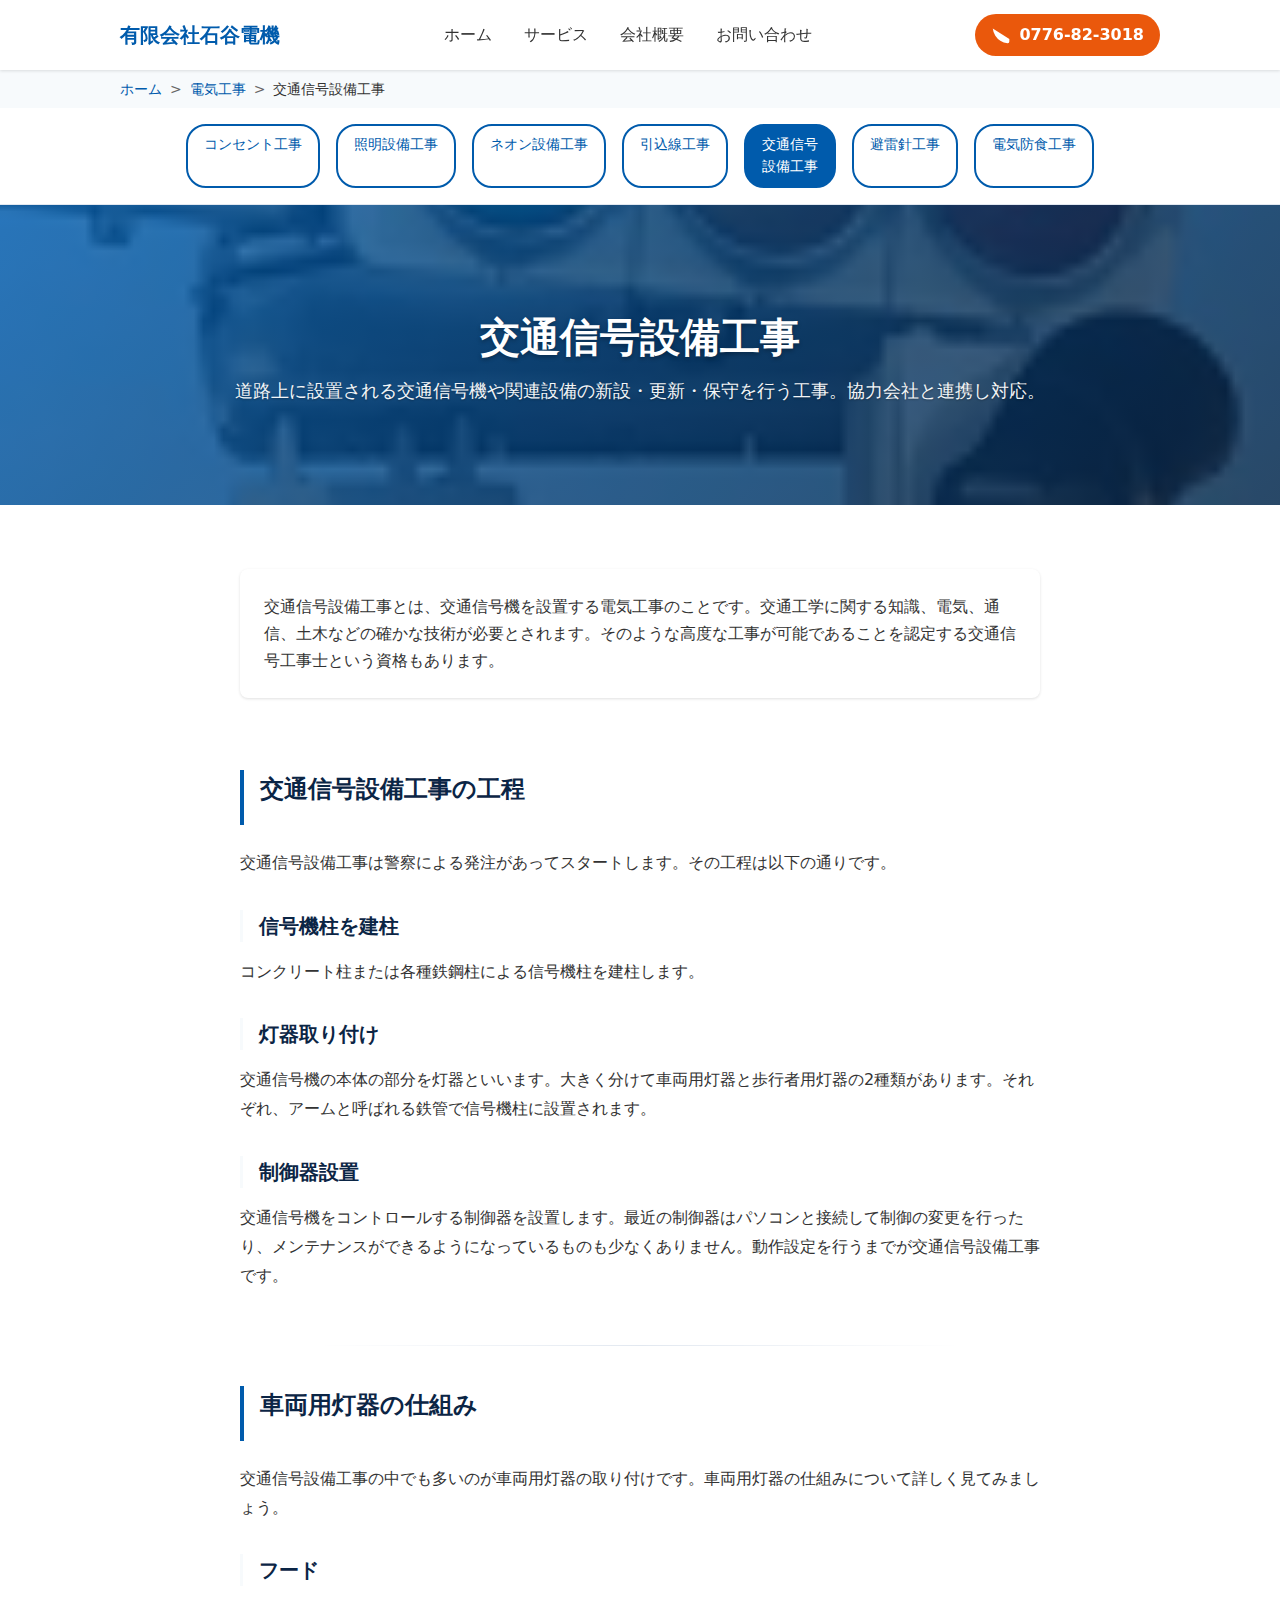
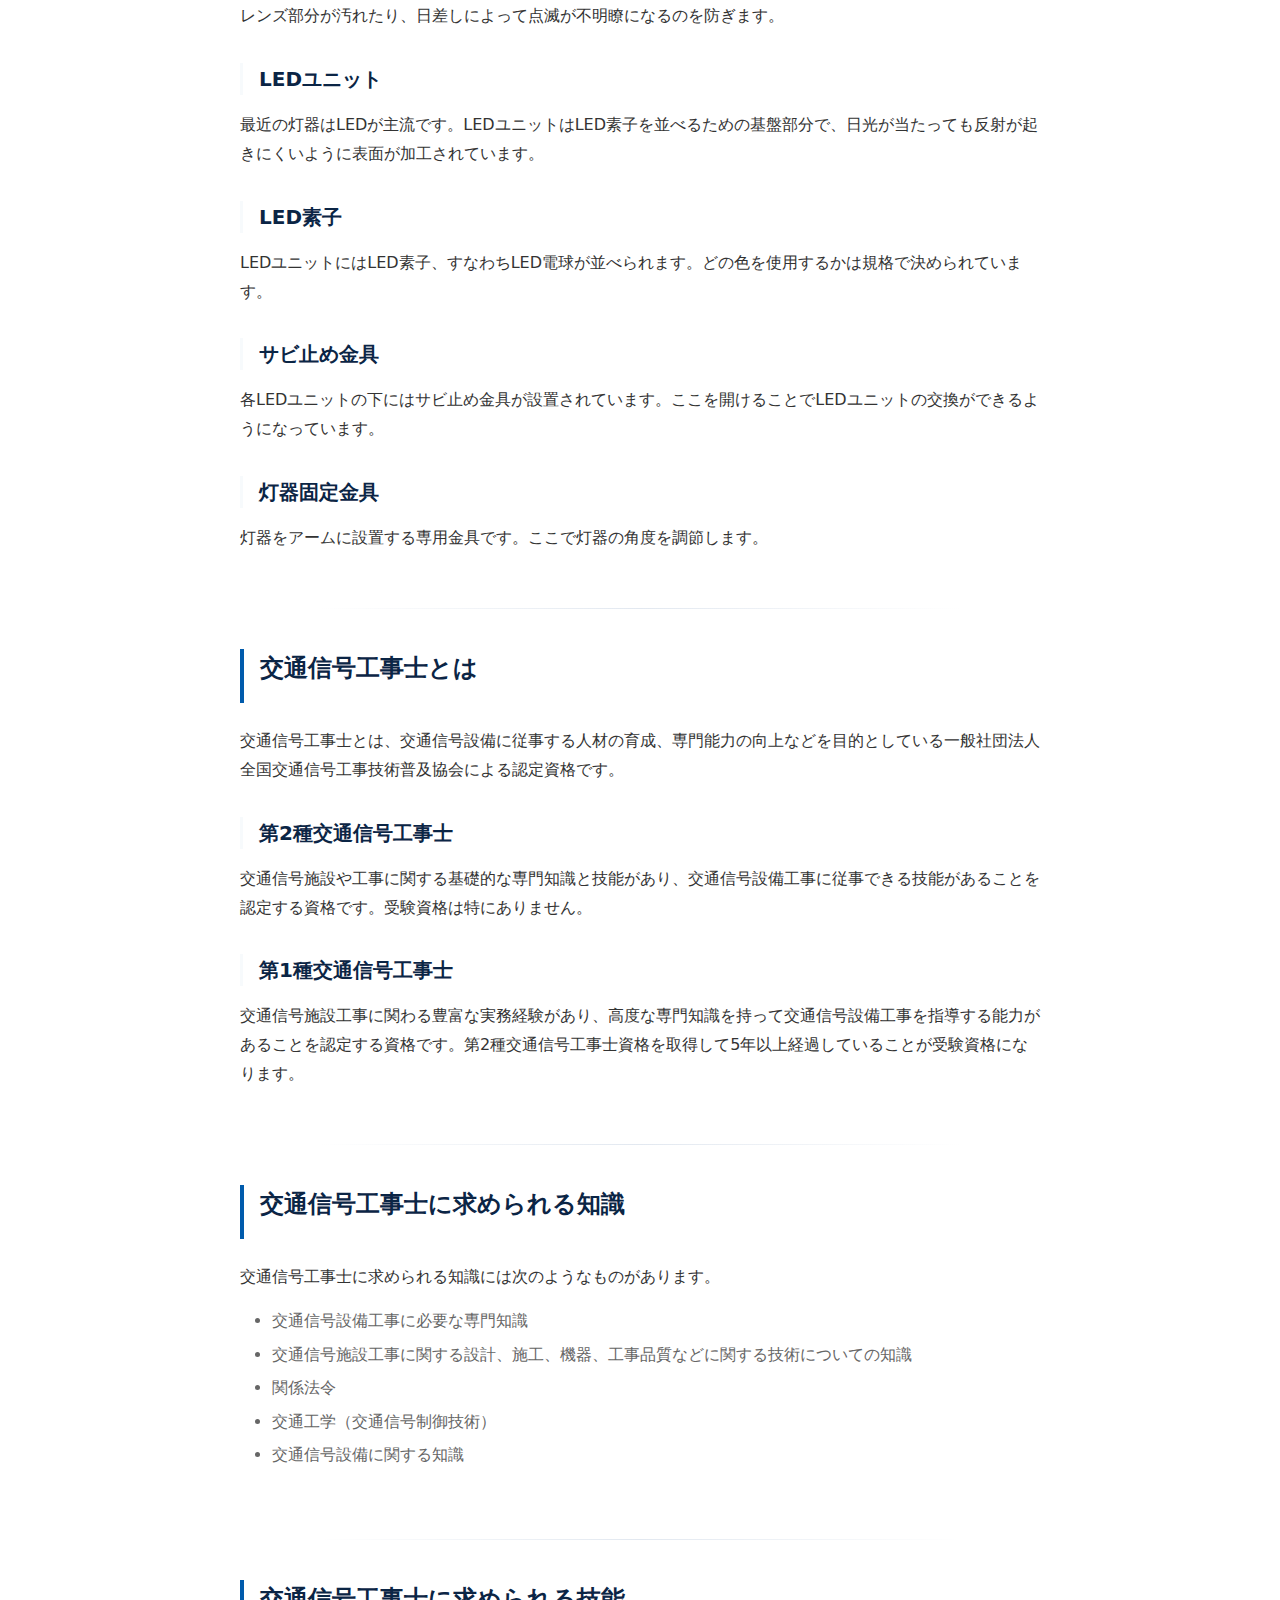
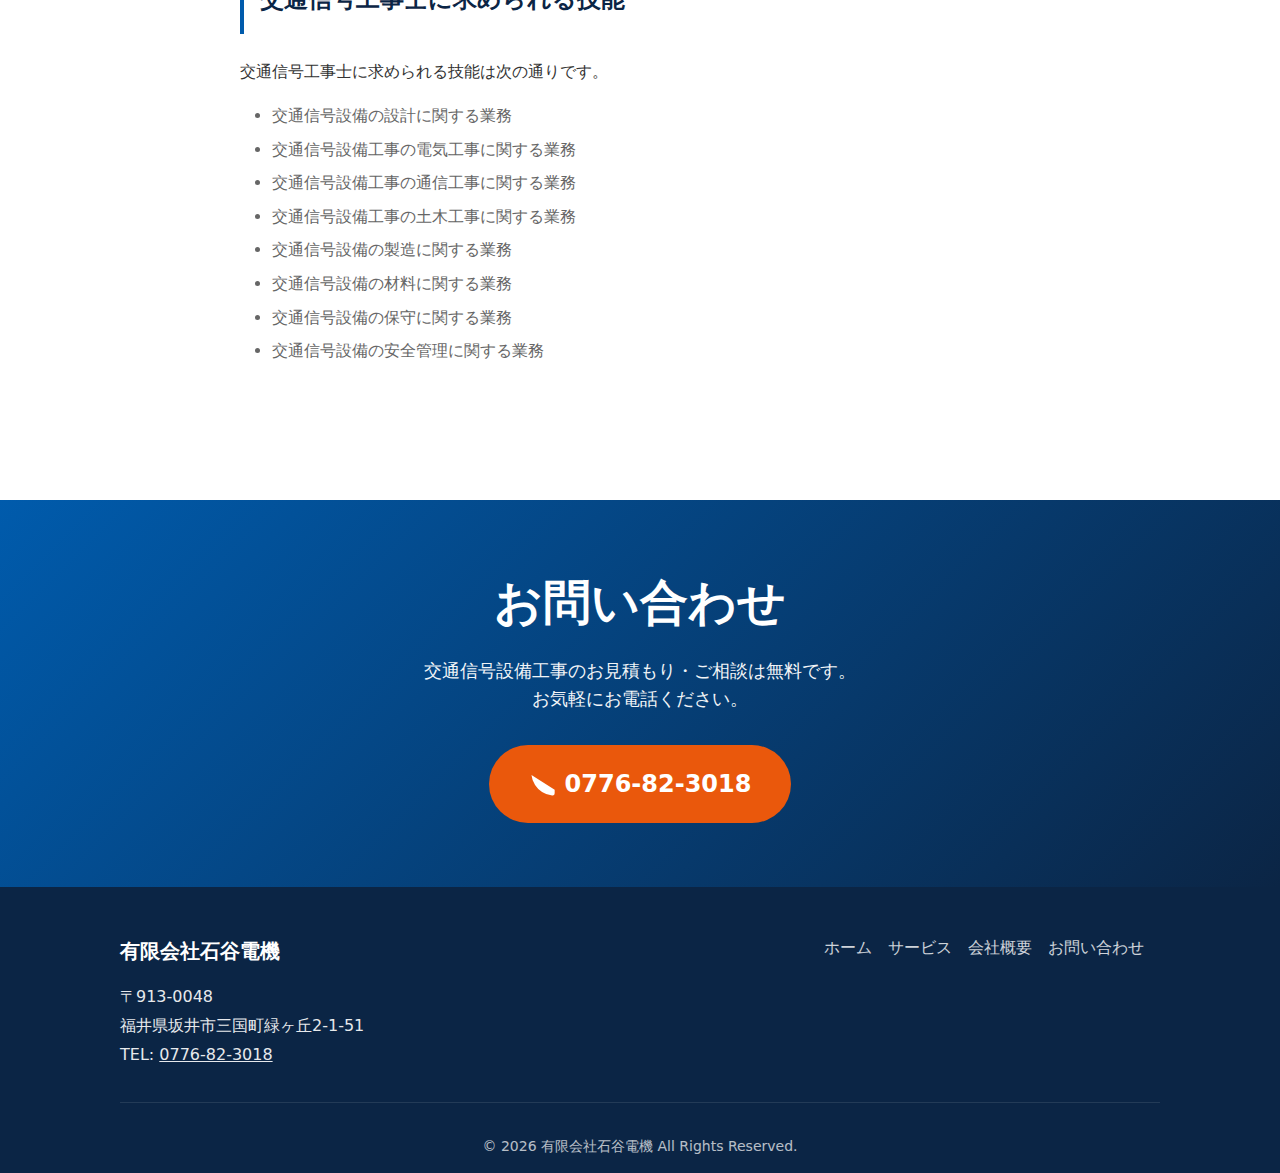
<file: service/traffic-signal.html>
<!DOCTYPE html>
<html lang="ja">
<head>
    <meta charset="UTF-8">
    <meta name="viewport" content="width=device-width, initial-scale=1.0">
    <title>交通信号設備工事 | 有限会社石谷電機</title>
    <meta name="description" content="有限会社石谷電機の交通信号設備工事。道路上に設置される交通信号機や関連設備の新設・更新・保守を行う工事。協力会社と連携し対応。">
    
    <!-- OGP -->
    <meta property="og:title" content="交通信号設備工事 | 有限会社石谷電機">
    <meta property="og:description" content="道路上に設置される交通信号機や関連設備の新設・更新・保守を行う工事。">
    <meta property="og:type" content="website">
    <meta property="og:locale" content="ja_JP">
    <meta property="og:site_name" content="有限会社石谷電機">
    
    <!-- Twitter Card -->
    <meta name="twitter:card" content="summary_large_image">
    <meta name="twitter:title" content="交通信号設備工事 | 有限会社石谷電機">
    <meta name="twitter:description" content="道路上に設置される交通信号機や関連設備の新設・更新・保守を行う工事。">
    
    <link rel="stylesheet" href="../styles.css">
</head>
<body>
    <!-- ヘッダー -->
    <header class="header" id="header">
        <div class="header__container">
            <div class="header__logo">
                <a href="../index.html">有限会社石谷電機</a>
            </div>
            <nav class="header__nav" id="nav">
                <ul class="header__nav-list">
                    <li><a href="../index.html">ホーム</a></li>
                    <li><a href="../services.html">サービス</a></li>
                    <li><a href="../company.html">会社概要</a></li>
                    <li><a href="../index.html#contact">お問い合わせ</a></li>
                </ul>
            </nav>
            <div class="header__cta">
                <a href="tel:0776823018" class="header__tel-btn">
                    <svg class="icon-tel" width="20" height="20" viewBox="0 0 24 24" fill="none" xmlns="http://www.w3.org/2000/svg">
                        <path d="M22 16.92v3a2 2 0 01-2.18 2 19.79 19.79 0 01-8.63-3.07 19.5 19.5 0 01-6-6 19.79 19.79 0 01-3.07-8.67A2 2 0 714.11 2h3a2 2 0 012 1.72 12.84 12.84 0 00.7 2.81 2 2 0 01-.45 2.11L8.09 9.91a16 16 0 006 6l1.27-1.27a2 2 0 012.11-.45 12.84 12.84 0 002.81.7A2 2 0 0722 16.92z" fill="currentColor"/>
                    </svg>
                    <span class="header__tel-number">0776-82-3018</span>
                </a>
            </div>
            <button class="header__menu-toggle" id="menuToggle" aria-label="メニューを開く">
                <span></span>
                <span></span>
                <span></span>
            </button>
        </div>
    </header>

    <!-- パンくずリスト -->
    <nav class="breadcrumb" aria-label="パンくずリスト">
        <div class="container">
            <ol class="breadcrumb__list">
                <li><a href="../index.html">ホーム</a></li>
                <li><a href="../services.html">電気工事</a></li>
                <li aria-current="page">交通信号設備工事</li>
            </ol>
        </div>
    </nav>

    <!-- メイン -->
    <main>
        <!-- サービスナビゲーション -->
        <section class="service-nav">
            <div class="container">
                <div class="service-nav__links">
                    <a href="outlet.html" class="service-nav__link">コンセント工事</a>
                    <a href="lighting.html" class="service-nav__link">照明設備工事</a>
                    <a href="neon.html" class="service-nav__link">ネオン設備工事</a>
                    <a href="drop-line.html" class="service-nav__link">引込線工事</a>
                    <a href="traffic-signal.html" class="service-nav__link active">交通信号<br>設備工事</a>
                    <a href="lightning-protection.html" class="service-nav__link">避雷針工事</a>
                    <a href="corrosion-protection.html" class="service-nav__link">電気防食工事</a>
                </div>
            </div>
        </section>

        <!-- ページヘッダー -->
        <section class="page-header page-header--hero">
            <div class="page-header__bg" style="background-image: url('../assets/img/services/traffic-signal.jpg');"></div>
            <div class="page-header__overlay"></div>
            <div class="container">
                <div class="page-header__content">
                    <h1 class="page-header__title">交通信号設備工事</h1>
                    <p class="page-header__desc">道路上に設置される交通信号機や関連設備の新設・更新・保守を行う工事。協力会社と連携し対応。</p>
                </div>
            </div>
        </section>

        <!-- サービス詳細 -->
        <section class="service-detail">
            <div class="container">
                <div class="service-detail__content">
                    <div class="service-detail__intro">
                        <p>交通信号設備工事とは、交通信号機を設置する電気工事のことです。交通工学に関する知識、電気、通信、土木などの確かな技術が必要とされます。そのような高度な工事が可能であることを認定する交通信号工事士という資格もあります。</p>
                    </div>

                    <div class="service-detail__body">
                        <div class="service-detail__section">
                            <h2>交通信号設備工事の工程</h2>
                            <p>交通信号設備工事は警察による発注があってスタートします。その工程は以下の通りです。</p>

                            <h3>信号機柱を建柱</h3>
                            <p>コンクリート柱または各種鉄鋼柱による信号機柱を建柱します。</p>

                            <h3>灯器取り付け</h3>
                            <p>交通信号機の本体の部分を灯器といいます。大きく分けて車両用灯器と歩行者用灯器の2種類があります。それぞれ、アームと呼ばれる鉄管で信号機柱に設置されます。</p>

                            <h3>制御器設置</h3>
                            <p>交通信号機をコントロールする制御器を設置します。最近の制御器はパソコンと接続して制御の変更を行ったり、メンテナンスができるようになっているものも少なくありません。動作設定を行うまでが交通信号設備工事です。</p>
                        </div>

                        <div class="service-detail__section">
                            <h2>車両用灯器の仕組み</h2>
                            <p>交通信号設備工事の中でも多いのが車両用灯器の取り付けです。車両用灯器の仕組みについて詳しく見てみましょう。</p>

                            <h3>フード</h3>
                            <p>レンズ部分が汚れたり、日差しによって点滅が不明瞭になるのを防ぎます。</p>

                            <h3>LEDユニット</h3>
                            <p>最近の灯器はLEDが主流です。LEDユニットはLED素子を並べるための基盤部分で、日光が当たっても反射が起きにくいように表面が加工されています。</p>

                            <h3>LED素子</h3>
                            <p>LEDユニットにはLED素子、すなわちLED電球が並べられます。どの色を使用するかは規格で決められています。</p>

                            <h3>サビ止め金具</h3>
                            <p>各LEDユニットの下にはサビ止め金具が設置されています。ここを開けることでLEDユニットの交換ができるようになっています。</p>

                            <h3>灯器固定金具</h3>
                            <p>灯器をアームに設置する専用金具です。ここで灯器の角度を調節します。</p>
                        </div>

                        <div class="service-detail__section">
                            <h2>交通信号工事士とは</h2>
                            <p>交通信号工事士とは、交通信号設備に従事する人材の育成、専門能力の向上などを目的としている一般社団法人全国交通信号工事技術普及協会による認定資格です。</p>

                            <h3>第2種交通信号工事士</h3>
                            <p>交通信号施設や工事に関する基礎的な専門知識と技能があり、交通信号設備工事に従事できる技能があることを認定する資格です。受験資格は特にありません。</p>

                            <h3>第1種交通信号工事士</h3>
                            <p>交通信号施設工事に関わる豊富な実務経験があり、高度な専門知識を持って交通信号設備工事を指導する能力があることを認定する資格です。第2種交通信号工事士資格を取得して5年以上経過していることが受験資格になります。</p>
                        </div>

                        <div class="service-detail__section">
                            <h2>交通信号工事士に求められる知識</h2>
                            <p>交通信号工事士に求められる知識には次のようなものがあります。</p>
                            <ul>
                                <li>交通信号設備工事に必要な専門知識</li>
                                <li>交通信号施設工事に関する設計、施工、機器、工事品質などに関する技術についての知識</li>
                                <li>関係法令</li>
                                <li>交通工学（交通信号制御技術）</li>
                                <li>交通信号設備に関する知識</li>
                            </ul>
                        </div>

                        <div class="service-detail__section">
                            <h2>交通信号工事士に求められる技能</h2>
                            <p>交通信号工事士に求められる技能は次の通りです。</p>
                            <ul>
                                <li>交通信号設備の設計に関する業務</li>
                                <li>交通信号設備工事の電気工事に関する業務</li>
                                <li>交通信号設備工事の通信工事に関する業務</li>
                                <li>交通信号設備工事の土木工事に関する業務</li>
                                <li>交通信号設備の製造に関する業務</li>
                                <li>交通信号設備の材料に関する業務</li>
                                <li>交通信号設備の保守に関する業務</li>
                                <li>交通信号設備の安全管理に関する業務</li>
                            </ul>
                        </div>
                    </div>
                </div>
            </div>
        </section>

        <!-- お問い合わせ -->
        <section class="contact" id="contact">
            <div class="container">
                <h2 class="section-title">お問い合わせ</h2>
                <p class="contact__lead">交通信号設備工事のお見積もり・ご相談は無料です。<br>お気軽にお電話ください。</p>
                <div class="contact__cta">
                    <a href="tel:0776823018" class="btn btn--primary btn--xlarge">
                        <svg class="icon-tel" width="28" height="28" viewBox="0 0 24 24" fill="none" xmlns="http://www.w3.org/2000/svg">
                            <path d="M22 16.92v3a2 2 0 01-2.18 2 19.79 19.79 0 01-8.63-3.07 19.5 19.5 0 01-6-6 19.79 19.79 0 01-3.07-8.67A2 2 0 714.11 2h3a2 2 0 012 1.72 12.84 12.84 0 00.7 2.81 2 2 0 01-.45 2.11L8.09 9.91a16 16 0 006 6l1.27-1.27a2 2 0 012.11-.45 12.84 12.84 0 002.81.7A2 2 0 0722 16.92z" fill="currentColor"/>
                        </svg>
                        <span>
                            <strong>0776-82-3018</strong>
                            
                        </span>
                    </a>
                </div>
            </div>
        </section>
    </main>

    <!-- フッター -->
    <footer class="footer">
        <div class="container">
            <div class="footer__content">
                <div class="footer__company">
                    <h3 class="footer__title">有限会社石谷電機</h3>
                    <address class="footer__address">
                        〒913-0048<br>
                        福井県坂井市三国町緑ヶ丘2-1-51<br>
                        TEL: <a href="tel:0776823018">0776-82-3018</a>
                    </address>
                </div>
                <nav class="footer__nav">
                    <ul class="footer__nav-list">
                        <li><a href="../index.html">ホーム</a></li>
                        <li><a href="../services.html">サービス</a></li>
                        <li><a href="../company.html">会社概要</a></li>
                        <li><a href="../index.html#contact">お問い合わせ</a></li>
                    </ul>
                </nav>
            </div>
            <div class="footer__bottom">
                <p class="footer__copyright">&copy; 2024 有限会社石谷電機 All Rights Reserved.</p>
            </div>
        </div>
    </footer>

    <!-- スマホ固定TELバー -->
    <div class="mobile-tel-bar">
        <a href="tel:0776823018" class="mobile-tel-bar__link">
            <svg class="icon-tel" width="20" height="20" viewBox="0 0 24 24" fill="none" xmlns="http://www.w3.org/2000/svg">
                <path d="M22 16.92v3a2 2 0 01-2.18 2 19.79 19.79 0 01-8.63-3.07 19.5 19.5 0 01-6-6 19.79 19.79 0 01-3.07-8.67A2 2 0 714.11 2h3a2 2 0 012 1.72 12.84 12.84 0 00.7 2.81 2 2 0 01-.45 2.11L8.09 9.91a16 16 0 006 6l1.27-1.27a2 2 0 012.11-.45 12.84 12.84 0 002.81.7A2 2 0 0722 16.92z" fill="currentColor"/>
            </svg>
            <span>今すぐ電話する</span>
        </a>
    </div>

    <script src="../scripts.js"></script>
</body>
</html>
</file>
<file: styles.css>
/* Reset & Base */
* {
    margin: 0;
    padding: 0;
    box-sizing: border-box;
}

:root {
    /* デザイントークン */
    --color-primary: #005BAC;
    --color-dark: #0B2545;
    --color-bg-alt: #F7FAFC;
    --color-cta: #EA580C;
    --color-text: #333333;
    --color-text-light: #666666;
    --color-white: #FFFFFF;
    --color-border: #E2E8F0;
    
    /* Shadows */
    --shadow-sm: 0 1px 3px rgba(0,0,0,0.12);
    --shadow-md: 0 4px 6px rgba(0,0,0,0.1);
    --shadow-lg: 0 10px 25px rgba(0,0,0,0.15);
    
    /* Layout */
    --max-width: 1080px;
    --section-padding: 64px;
    --card-gap: 24px;
    
    /* Transitions */
    --transition: all 0.3s ease;
}

html {
    scroll-behavior: smooth;
}

body {
    font-family: system-ui, -apple-system, BlinkMacSystemFont, "Segoe UI", Roboto, "Helvetica Neue", Arial, sans-serif;
    line-height: 1.6;
    color: var(--color-text);
    background-color: var(--color-white);
}

img {
    max-width: 100%;
    height: auto;
    display: block;
}

a {
    text-decoration: none;
    color: inherit;
    transition: var(--transition);
}

/* コンテナ */
.container {
    max-width: var(--max-width);
    margin: 0 auto;
    padding: 0 20px;
}

/* セクションタイトル */
.section-title {
    font-size: 2.5rem;
    font-weight: bold;
    text-align: center;
    margin-bottom: 1rem;
    color: var(--color-dark);
}

.section-subtitle {
    text-align: center;
    color: var(--color-text-light);
    margin-bottom: 3rem;
    font-size: 1.1rem;
}

/* ボタン */
.btn {
    display: inline-flex;
    align-items: center;
    justify-content: center;
    gap: 0.5rem;
    padding: 0.75rem 1.5rem;
    border-radius: 8px;
    font-weight: bold;
    cursor: pointer;
    transition: var(--transition);
    border: none;
    text-align: center;
    font-size: 1rem;
}

.btn--primary {
    background-color: var(--color-cta);
    color: var(--color-white);
}

.btn--primary:hover {
    background-color: #DC2626;
    transform: translateY(-2px);
    box-shadow: var(--shadow-lg);
}

.btn--secondary {
    background-color: var(--color-primary);
    color: var(--color-white);
}

.btn--secondary:hover {
    background-color: var(--color-dark);
    transform: translateY(-2px);
    box-shadow: var(--shadow-lg);
}

.btn--large {
    padding: 1rem 2rem;
    font-size: 1.1rem;
}

.btn--xlarge {
    padding: 1.25rem 2.5rem;
    font-size: 1.25rem;
    border-radius: 50px;
}

.btn--xlarge span {
    display: flex;
    flex-direction: column;
    align-items: flex-start;
    gap: 0.25rem;
}

.btn--xlarge strong {
    font-size: 1.5rem;
}

.btn--xlarge small {
    font-size: 0.875rem;
    font-weight: normal;
    opacity: 0.9;
}

/* ヘッダー */
.header {
    position: fixed;
    top: 0;
    left: 0;
    right: 0;
    background-color: var(--color-white);
    box-shadow: var(--shadow-sm);
    z-index: 1000;
    transition: var(--transition);
}

.header__container {
    max-width: var(--max-width);
    margin: 0 auto;
    padding: 0 20px;
    display: flex;
    align-items: center;
    justify-content: space-between;
    height: 70px;
}

.header__logo a {
    font-size: 1.25rem;
    font-weight: bold;
    color: var(--color-primary);
}

.header__nav {
    display: none;
}

.header__nav-list {
    display: flex;
    list-style: none;
    gap: 2rem;
}

.header__nav-list a {
    color: var(--color-text);
    font-weight: 500;
    position: relative;
}

.header__nav-list a:hover {
    color: var(--color-primary);
}

.header__nav-list a.current {
    color: var(--color-primary);
    font-weight: bold;
}

.header__nav-list a.current::after {
    content: '';
    position: absolute;
    bottom: -8px;
    left: 0;
    right: 0;
    height: 2px;
    background-color: var(--color-primary);
}

.header__cta {
    display: none;
}

.header__tel-btn {
    display: flex;
    align-items: center;
    gap: 0.5rem;
    padding: 0.5rem 1rem;
    background-color: var(--color-cta);
    color: var(--color-white);
    border-radius: 25px;
    font-weight: bold;
}

.header__tel-btn:hover {
    background-color: #DC2626;
}

.header__menu-toggle {
    width: 30px;
    height: 30px;
    background: none;
    border: none;
    cursor: pointer;
    display: flex;
    flex-direction: column;
    justify-content: center;
    gap: 4px;
}

.header__menu-toggle span {
    width: 100%;
    height: 3px;
    background-color: var(--color-dark);
    transition: var(--transition);
}

.header__menu-toggle.active span:nth-child(1) {
    transform: rotate(45deg) translate(5px, 5px);
}

.header__menu-toggle.active span:nth-child(2) {
    opacity: 0;
}

.header__menu-toggle.active span:nth-child(3) {
    transform: rotate(-45deg) translate(7px, -6px);
}

/* モバイルナビゲーション */
.header__nav.active {
    display: block;
    position: fixed;
    top: 70px;
    left: 0;
    right: 0;
    background-color: var(--color-white);
    box-shadow: var(--shadow-md);
}

.header__nav.active .header__nav-list {
    flex-direction: column;
    padding: 1rem 20px;
    gap: 0;
}

.header__nav.active .header__nav-list li {
    border-bottom: 1px solid var(--color-bg-alt);
}

.header__nav.active .header__nav-list a {
    display: block;
    padding: 1rem 0;
}

/* パンくずリスト */
.breadcrumb {
    background-color: var(--color-bg-alt);
    padding: 0.5rem 0;
    margin-top: 70px;
}

.breadcrumb__list {
    display: flex;
    list-style: none;
    font-size: 0.875rem;
}

.breadcrumb__list li:not(:last-child)::after {
    content: ">";
    margin: 0 0.5rem;
    color: var(--color-text-light);
}

.breadcrumb__list a {
    color: var(--color-primary);
}

.breadcrumb__list a:hover {
    text-decoration: underline;
}

/* ヒーローセクション */
.hero {
    position: relative;
    background-image: url('./assets/main/main.jpg');
    background-size: cover;
    background-position: center;
    background-repeat: no-repeat;
    color: var(--color-white);
    padding: 120px 0 var(--section-padding);
    text-align: center;
    margin-top: 70px;
    overflow: hidden;
}

.hero::before {
    content: '';
    position: absolute;
    top: 0;
    left: 0;
    right: 0;
    bottom: 0;
    background: linear-gradient(135deg, rgba(0, 91, 172, 0.8) 0%, rgba(11, 37, 69, 0.8) 100%);
    z-index: 1;
}

.hero__container {
    position: relative;
    max-width: var(--max-width);
    margin: 0 auto;
    padding: 0 20px;
    z-index: 2;
}

.hero__title {
    font-size: clamp(2rem, 5vw, 3.5rem);
    font-weight: bold;
    margin-bottom: 1rem;
    line-height: 1.3;
    text-shadow: 0 2px 4px rgba(0,0,0,0.5);
}

.hero__subtitle {
    font-size: clamp(1.1rem, 3vw, 1.5rem);
    margin-bottom: 2rem;
    opacity: 0.95;
    text-shadow: 0 1px 2px rgba(0,0,0,0.5);
}

.hero__cta {
    margin-top: 2rem;
}

.hero__hours {
    margin-top: 1rem;
    font-size: 0.875rem;
    opacity: 0.9;
}

/* ページヘッダー */
.page-header {
    position: relative;
    color: var(--color-white);
    padding: 4rem 0;
    text-align: center;
    background: linear-gradient(135deg, var(--color-primary) 0%, var(--color-dark) 100%);
    overflow: hidden;
}

.page-header--hero {
    background: none;
    min-height: 300px;
    display: flex;
    align-items: center;
}

.page-header__bg {
    position: absolute;
    top: 0;
    left: 0;
    right: 0;
    bottom: 0;
    background-size: cover;
    background-position: center;
    background-repeat: no-repeat;
    z-index: 1;
}

.page-header__overlay {
    position: absolute;
    top: 0;
    left: 0;
    right: 0;
    bottom: 0;
    background: linear-gradient(135deg, rgba(0, 91, 172, 0.8) 0%, rgba(11, 37, 69, 0.8) 100%);
    z-index: 2;
}

.page-header__content {
    position: relative;
    z-index: 3;
    width: 100%;
}

.page-header__title {
    font-size: 2.5rem;
    margin-bottom: 0.5rem;
    text-shadow: 0 2px 4px rgba(0,0,0,0.3);
}

.page-header__desc {
    font-size: 1.1rem;
    opacity: 0.95;
    text-shadow: 0 1px 2px rgba(0,0,0,0.3);
}

/* サービスセクション */
.services {
    padding: var(--section-padding) 0;
    background-color: var(--color-bg-alt);
}

.services__grid {
    display: grid;
    grid-template-columns: repeat(auto-fit, minmax(280px, 1fr));
    gap: var(--card-gap);
}

.service-card {
    background-color: var(--color-white);
    border-radius: 12px;
    text-align: center;
    transition: var(--transition);
    box-shadow: var(--shadow-sm);
    overflow: hidden;
    position: relative;
}

.service-card:hover {
    transform: translateY(-5px);
    box-shadow: var(--shadow-lg);
}

.service-card__image {
    width: 100%;
    height: 160px;
    object-fit: cover;
    display: block;
}

.service-card__content {
    padding: 1.5rem;
}

.service-card__title {
    font-size: 1.25rem;
    margin-bottom: 0.5rem;
    color: var(--color-dark);
}

.service-card__desc {
    color: var(--color-text-light);
    font-size: 0.95rem;
}

.service-card--link {
    text-decoration: none;
    color: inherit;
    display: block;
}

.service-card--link:hover {
    color: inherit;
}

.services__more {
    text-align: center;
    margin-top: 3rem;
}

/* 中腹CTA */
.cta-mid {
    background: linear-gradient(135deg, var(--color-primary) 0%, var(--color-dark) 100%);
    color: var(--color-white);
    padding: var(--section-padding) 0;
    text-align: center;
}

.cta-mid__content {
    max-width: 600px;
    margin: 0 auto;
}

.cta-mid__title {
    font-size: 2rem;
    margin-bottom: 1rem;
}

.cta-mid__desc {
    font-size: 1.1rem;
    margin-bottom: 2rem;
    opacity: 0.95;
}

/* 強みセクション */
.strengths {
    padding: var(--section-padding) 0;
}

.strengths__grid {
    display: grid;
    grid-template-columns: repeat(auto-fit, minmax(250px, 1fr));
    gap: var(--card-gap);
}

.strength-card {
    text-align: center;
    padding: 2rem 1rem;
}

.strength-card__number {
    font-size: 3rem;
    font-weight: bold;
    color: var(--color-primary);
    opacity: 0.3;
    margin-bottom: 1rem;
}

.strength-card__title {
    font-size: 1.25rem;
    margin-bottom: 0.5rem;
    color: var(--color-dark);
}

.strength-card__desc {
    color: var(--color-text-light);
    font-size: 0.95rem;
}

/* 会社概要ダイジェスト */
.company-digest {
    padding: var(--section-padding) 0;
    background-color: var(--color-bg-alt);
}

.company-digest__content {
    display: grid;
    grid-template-columns: 1fr;
    gap: 2rem;
    margin-bottom: 2rem;
}

.company-digest__text {
    background-color: var(--color-white);
    padding: 2rem;
    border-radius: 12px;
    line-height: 1.8;
    box-shadow: var(--shadow-sm);
}

.company-digest__info {
    background-color: var(--color-white);
    padding: 2rem;
    border-radius: 12px;
    box-shadow: var(--shadow-sm);
}

.company-digest__item {
    display: flex;
    padding: 1rem 0;
    border-bottom: 1px solid var(--color-bg-alt);
}

.company-digest__item:last-child {
    border-bottom: none;
}

.company-digest__item dt {
    font-weight: 600;
    color: var(--color-dark);
    width: 30%;
    flex-shrink: 0;
}

.company-digest__item dd {
    flex: 1;
}

.company-digest__item a {
    color: var(--color-primary);
    font-weight: bold;
}

.company-digest__more {
    text-align: center;
}

/* サービス概要 */
.service-overview {
    padding: var(--section-padding) 0;
}

.service-overview__content {
    max-width: 800px;
    margin: 0 auto;
    text-align: center;
}

.service-overview__text {
    line-height: 1.8;
    color: var(--color-text);
}

/* サービスカタログ */
.service-catalog {
    padding: var(--section-padding) 0;
    background-color: var(--color-bg-alt);
}

.service-catalog__grid {
    display: grid;
    grid-template-columns: repeat(auto-fit, minmax(280px, 1fr));
    gap: var(--card-gap);
    margin-top: 2rem;
}

.service-catalog-card {
    background-color: var(--color-white);
    border-radius: 12px;
    text-align: center;
    transition: var(--transition);
    box-shadow: var(--shadow-sm);
    text-decoration: none;
    color: inherit;
    display: block;
    overflow: hidden;
    position: relative;
}

.service-catalog-card:hover {
    transform: translateY(-5px);
    box-shadow: var(--shadow-lg);
}

.service-catalog-card__image {
    width: 100%;
    height: 180px;
    object-fit: cover;
    display: block;
}

.service-catalog-card__content {
    padding: 1.5rem;
    position: relative;
}

.service-catalog-card__title {
    font-size: 1.25rem;
    margin-bottom: 0.5rem;
    color: var(--color-dark);
    font-weight: bold;
}

.service-catalog-card__desc {
    color: var(--color-text-light);
    font-size: 0.95rem;
    margin-bottom: 1rem;
}

.service-catalog-card__arrow {
    display: flex;
    justify-content: center;
    color: var(--color-primary);
    transition: var(--transition);
}

.service-catalog-card:hover .service-catalog-card__arrow {
    transform: translateX(5px);
}

/* 会社紹介 */
.company-intro {
    padding: var(--section-padding) 0;
}

.company-intro__content {
    background-color: var(--color-white);
    padding: 2rem;
    border-radius: 12px;
    line-height: 1.8;
    box-shadow: var(--shadow-sm);
}

/* 会社情報テーブル */
.company-info {
    padding: var(--section-padding) 0;
    background-color: var(--color-bg-alt);
}

.company-info__table-wrapper {
    background-color: var(--color-white);
    border-radius: 12px;
    overflow: hidden;
    box-shadow: var(--shadow-sm);
}

.company-info__table {
    width: 100%;
}

.company-info__table th,
.company-info__table td {
    padding: 1rem;
    text-align: left;
    border-bottom: 1px solid var(--color-bg-alt);
}

.company-info__table th {
    background-color: var(--color-bg-alt);
    font-weight: 600;
    width: 35%;
    color: var(--color-dark);
}

.company-info__table td a {
    color: var(--color-primary);
    font-weight: bold;
}

.company-info__table td a:hover {
    text-decoration: underline;
}

/* 会社地図 */
.company-map {
    padding: var(--section-padding) 0;
}

.company-map__wrapper {
    border-radius: 12px;
    overflow: hidden;
    box-shadow: var(--shadow-md);
}

/* サービスナビゲーション */
.service-nav {
    position: sticky;
    top: 70px;
    padding: 1rem 0;
    background-color: var(--color-white);
    border-bottom: 1px solid var(--color-border);
    z-index: 100;
}

.service-nav__links {
    display: flex;
    flex-wrap: nowrap;
    gap: 0.75rem;
    justify-content: center;
    overflow-x: auto;
}

.service-nav__link {
    padding: 0.4rem 0.8rem;
    border: 2px solid var(--color-primary);
    border-radius: 20px;
    color: var(--color-primary);
    font-weight: 500;
    transition: var(--transition);
    font-size: 0.7rem;
    white-space: nowrap;
    flex-shrink: 0;
}

/* モバイル専用調整 */
@media (max-width: 767px) {
    .service-nav {
        padding: 0.75rem 0;
    }
    
    .service-nav__links {
        flex-wrap: wrap;
        gap: 0.3rem;
        padding: 0 0.5rem;
        justify-content: center;
        max-width: 100%;
    }
    
    .service-nav__link {
        padding: 0.4rem 0.3rem;
        font-size: 0.65rem;
        border-width: 1px;
        border-radius: 12px;
        flex: 0 0 calc(33.333% - 0.2rem);
        min-width: 80px;
        min-height: 2.8rem;
        text-align: center;
        line-height: 1.3;
        white-space: normal;
        word-break: keep-all;
        overflow-wrap: break-word;
        display: flex;
        align-items: center;
        justify-content: center;
    }
    
    /* 4つ目以降は2行目に移動 */
    .service-nav__link:nth-child(n+4) {
        flex: 0 0 calc(25% - 0.225rem);
        min-width: 75px;
    }
}

.service-nav__link:hover {
    background-color: var(--color-primary);
    color: var(--color-white);
}

.service-nav__link.active {
    background-color: var(--color-primary);
    color: var(--color-white);
}

/* サービス詳細 */
.service-detail {
    padding: var(--section-padding) 0;
    scroll-margin-top: 96px;
}

.service-detail--alt {
    background-color: var(--color-bg-alt);
}

.service-detail__header {
    margin-bottom: 2rem;
}

.service-detail__content {
    max-width: 800px;
    margin: 0 auto;
}

.service-detail__image {
    width: 100%;
    max-width: 400px;
    height: 200px;
    object-fit: cover;
    border-radius: 8px;
    margin: 0 auto 1.5rem;
    background-color: var(--color-bg-alt);
    display: block;
}

.service-detail__title {
    font-size: 2rem;
    color: var(--color-dark);
    margin-bottom: 1rem;
    text-align: center;
}

.service-detail__intro {
    background-color: var(--color-white);
    padding: 1.5rem;
    border-radius: 8px;
    margin-bottom: 2rem;
    box-shadow: var(--shadow-sm);
    line-height: 1.7;
}

.service-detail--alt .service-detail__intro {
    background-color: var(--color-white);
}

.service-detail__body h2 {
    font-size: 1.5rem;
    color: var(--color-dark);
    margin: 3rem 0 1.5rem;
    padding: 1.5rem 0 1rem 1rem;
    border-left: 4px solid var(--color-primary);
    border-top: 1px solid var(--color-border);
    position: relative;
}

.service-detail__body h2:first-child {
    border-top: none;
    margin-top: 0;
    padding-top: 0;
}

.service-detail__body h3 {
    font-size: 1.25rem;
    color: var(--color-dark);
    margin: 2rem 0 1rem;
    padding-left: 1rem;
    border-left: 3px solid var(--color-bg-alt);
}

.service-detail__body p {
    color: var(--color-text);
    margin-bottom: 1rem;
    line-height: 1.8;
}

.service-detail__body ul {
    margin: 1rem 0 2rem 2rem;
    color: var(--color-text-light);
}

.service-detail__body li {
    margin-bottom: 0.5rem;
    line-height: 1.6;
}

/* セクション区切り用スタイル */
.service-detail__section {
    padding: 2.5rem 0;
    position: relative;
}

.service-detail__section:not(:last-child)::after {
    content: '';
    position: absolute;
    bottom: 0;
    left: 50%;
    transform: translateX(-50%);
    width: 80%;
    height: 1px;
    background: linear-gradient(to right, transparent, var(--color-border), transparent);
}

.service-detail__note {
    color: var(--color-text-light);
    font-style: italic;
    margin-top: 2rem;
    padding: 1rem;
    background-color: var(--color-bg-alt);
    border-radius: 8px;
    text-align: center;
}

/* インライン画像スタイル */
.service-detail__inline-image {
    width: 100%;
    max-width: 200px;
    height: auto;
    margin: 1rem 0;
    display: block;
    border-radius: 6px;
}

/* サービス詳細テーブル */
.service-detail__table-wrapper {
    margin: 1.5rem 0;
    border-radius: 8px;
    overflow: hidden;
    box-shadow: var(--shadow-sm);
}

.service-detail__table {
    width: 100%;
    border-collapse: collapse;
    background-color: var(--color-white);
}

.service-detail__table thead {
    background-color: var(--color-primary);
    color: var(--color-white);
}

.service-detail__table th,
.service-detail__table td {
    padding: 0.75rem 1rem;
    text-align: left;
    border-bottom: 1px solid var(--color-border);
}

.service-detail__table tbody tr:nth-child(even) {
    background-color: var(--color-bg-alt);
}

.service-detail__table tbody tr:hover {
    background-color: #f0f8ff;
}

.service-detail__table td:last-child {
    text-align: center;
    font-weight: bold;
    color: var(--color-primary);
}

@media (max-width: 767px) {
    .service-detail__table {
        font-size: 0.875rem;
    }
    
    .service-detail__table th,
    .service-detail__table td {
        padding: 0.5rem 0.75rem;
    }
}

/* お問い合わせセクション */
.contact {
    padding: var(--section-padding) 0;
    background: linear-gradient(135deg, var(--color-primary) 0%, var(--color-dark) 100%);
    color: var(--color-white);
    text-align: center;
}

.contact .section-title {
    color: var(--color-white);
}

.contact__lead {
    font-size: 1.1rem;
    margin-bottom: 2rem;
    opacity: 0.95;
}

.contact__cta {
    display: inline-block;
}

/* フッター */
.footer {
    background-color: var(--color-dark);
    color: var(--color-white);
    padding: 3rem 0 1rem;
}

.footer__content {
    display: grid;
    grid-template-columns: 1fr;
    gap: 2rem;
    margin-bottom: 2rem;
}

.footer__title {
    font-size: 1.25rem;
    margin-bottom: 1rem;
}

.footer__address {
    font-style: normal;
    line-height: 1.8;
    opacity: 0.9;
}

.footer__address a {
    color: var(--color-white);
    text-decoration: underline;
}

.footer__nav-list {
    list-style: none;
    display: flex;
    flex-wrap: wrap;
    gap: 1rem;
}

.footer__nav-list a {
    opacity: 0.8;
}

.footer__nav-list a:hover {
    opacity: 1;
}

.footer__bottom {
    padding-top: 2rem;
    border-top: 1px solid rgba(255,255,255,0.1);
    text-align: center;
}

.footer__copyright {
    font-size: 0.875rem;
    opacity: 0.7;
}

/* モバイル固定TELバー */
.mobile-tel-bar {
    position: fixed;
    bottom: 0;
    left: 0;
    right: 0;
    background-color: var(--color-cta);
    z-index: 999;
    display: block;
    box-shadow: 0 -2px 10px rgba(0,0,0,0.2);
}

.mobile-tel-bar__link {
    display: flex;
    align-items: center;
    justify-content: center;
    gap: 0.5rem;
    padding: 1rem;
    color: var(--color-white);
    font-weight: bold;
    font-size: 1.1rem;
}

.mobile-tel-bar__link:active {
    background-color: #DC2626;
}

/* アイコン */
.icon-tel {
    flex-shrink: 0;
}

/* アクセシビリティ */
:focus {
    outline: 2px solid var(--color-primary);
    outline-offset: 2px;
}

.visually-hidden {
    position: absolute;
    width: 1px;
    height: 1px;
    margin: -1px;
    padding: 0;
    overflow: hidden;
    clip: rect(0, 0, 0, 0);
    white-space: nowrap;
    border: 0;
}

/* タブレット対応 */
@media (min-width: 768px) {
    .header__nav {
        display: block;
        position: static;
    }

    .header__nav .header__nav-list {
        flex-direction: row;
        padding: 0;
    }

    .header__nav .header__nav-list li {
        border: none;
    }

    .header__nav .header__nav-list a {
        padding: 0;
    }

    .header__menu-toggle {
        display: none;
    }

    .header__cta {
        display: block;
    }

    .services__grid {
        grid-template-columns: repeat(3, 1fr);
    }

    .strengths__grid {
        grid-template-columns: repeat(2, 1fr);
    }

    .company-digest__content {
        grid-template-columns: 1fr 1fr;
    }

    .footer__content {
        grid-template-columns: 2fr 1fr;
    }

    .mobile-tel-bar {
        display: none;
    }

    .service-nav__links {
        gap: 1rem;
        overflow-x: visible;
    }

    .service-nav__link {
        font-size: 0.85rem;
        padding: 0.5rem 1rem;
    }
}

/* デスクトップ対応 */
@media (min-width: 1024px) {
    .section-title {
        font-size: 3rem;
    }

    .services__grid {
        grid-template-columns: repeat(4, 1fr);
    }

    .strengths__grid {
        grid-template-columns: repeat(4, 1fr);
    }

    .service-detail__image {
        max-width: 500px;
        height: 250px;
    }
}

/* アニメーション */
@keyframes fadeIn {
    from {
        opacity: 0;
        transform: translateY(20px);
    }
    to {
        opacity: 1;
        transform: translateY(0);
    }
}

.fade-in {
    animation: fadeIn 0.6s ease-out;
}
</file>
